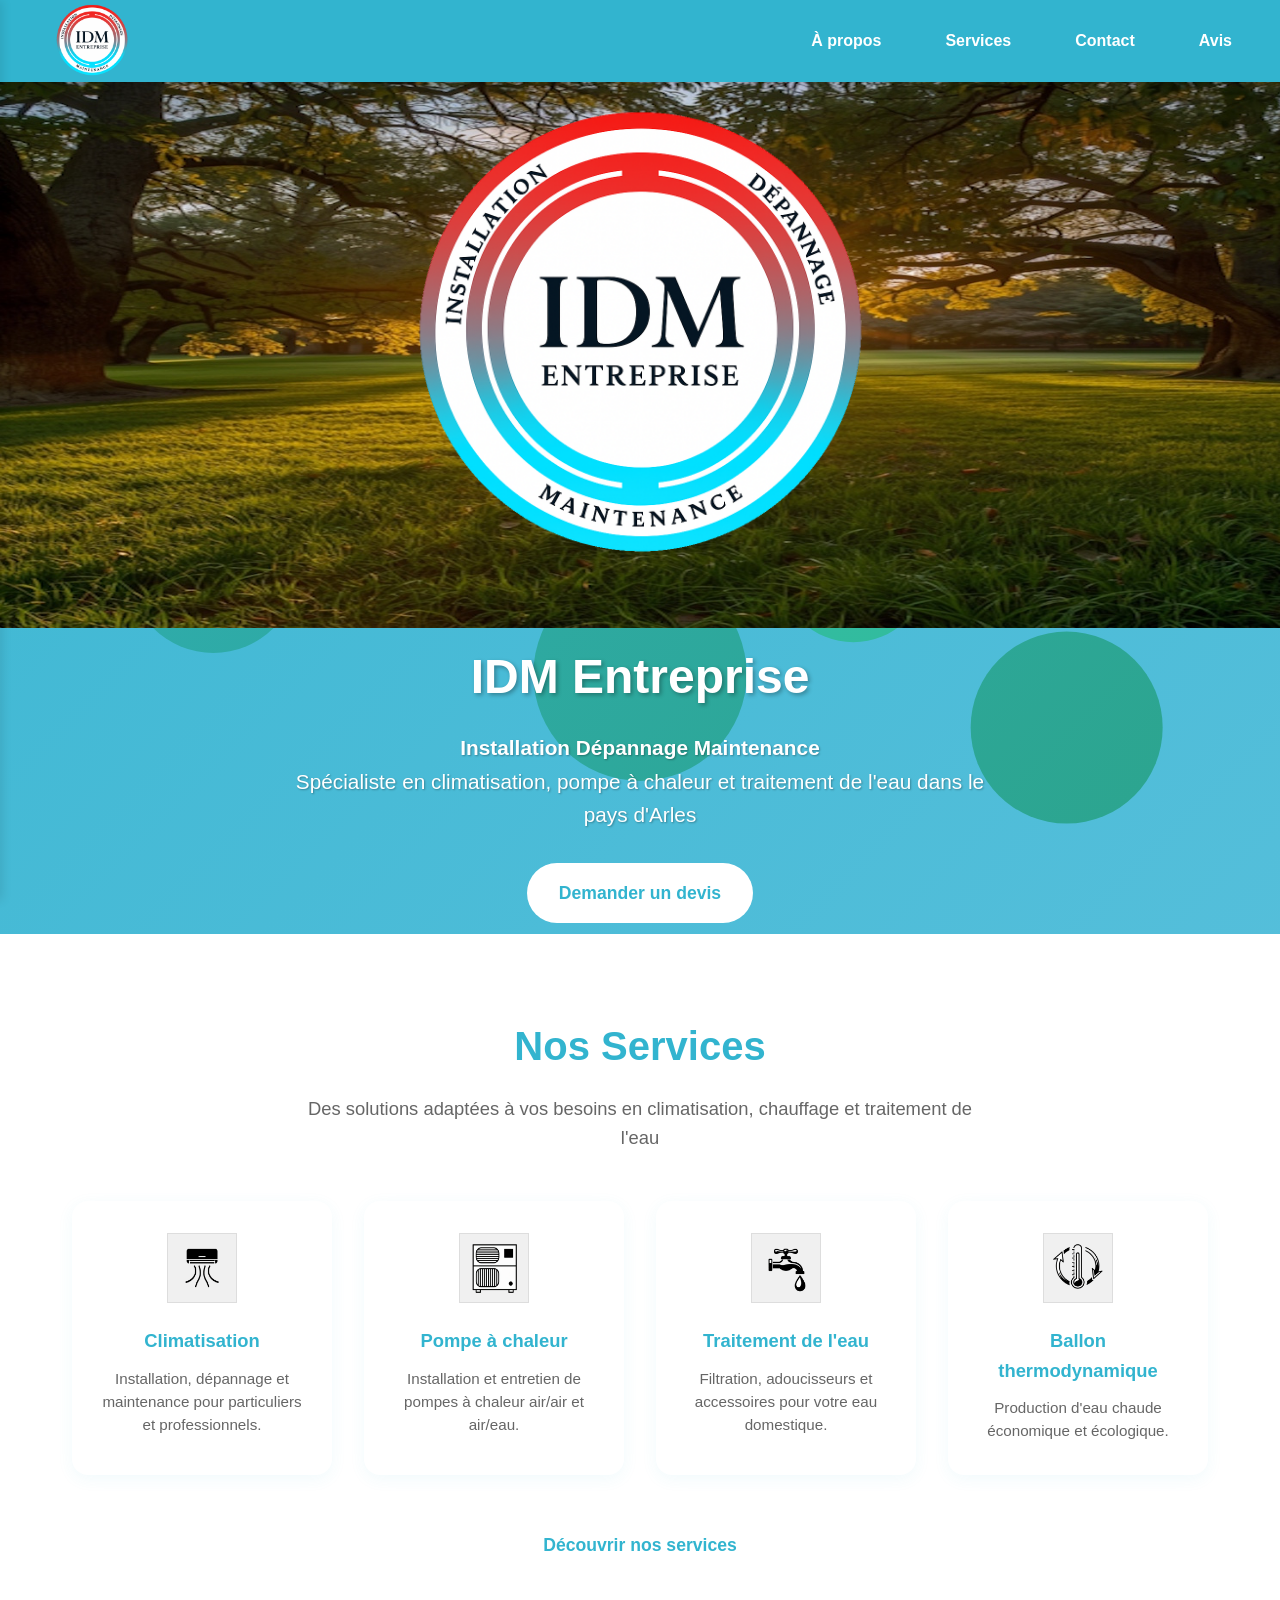
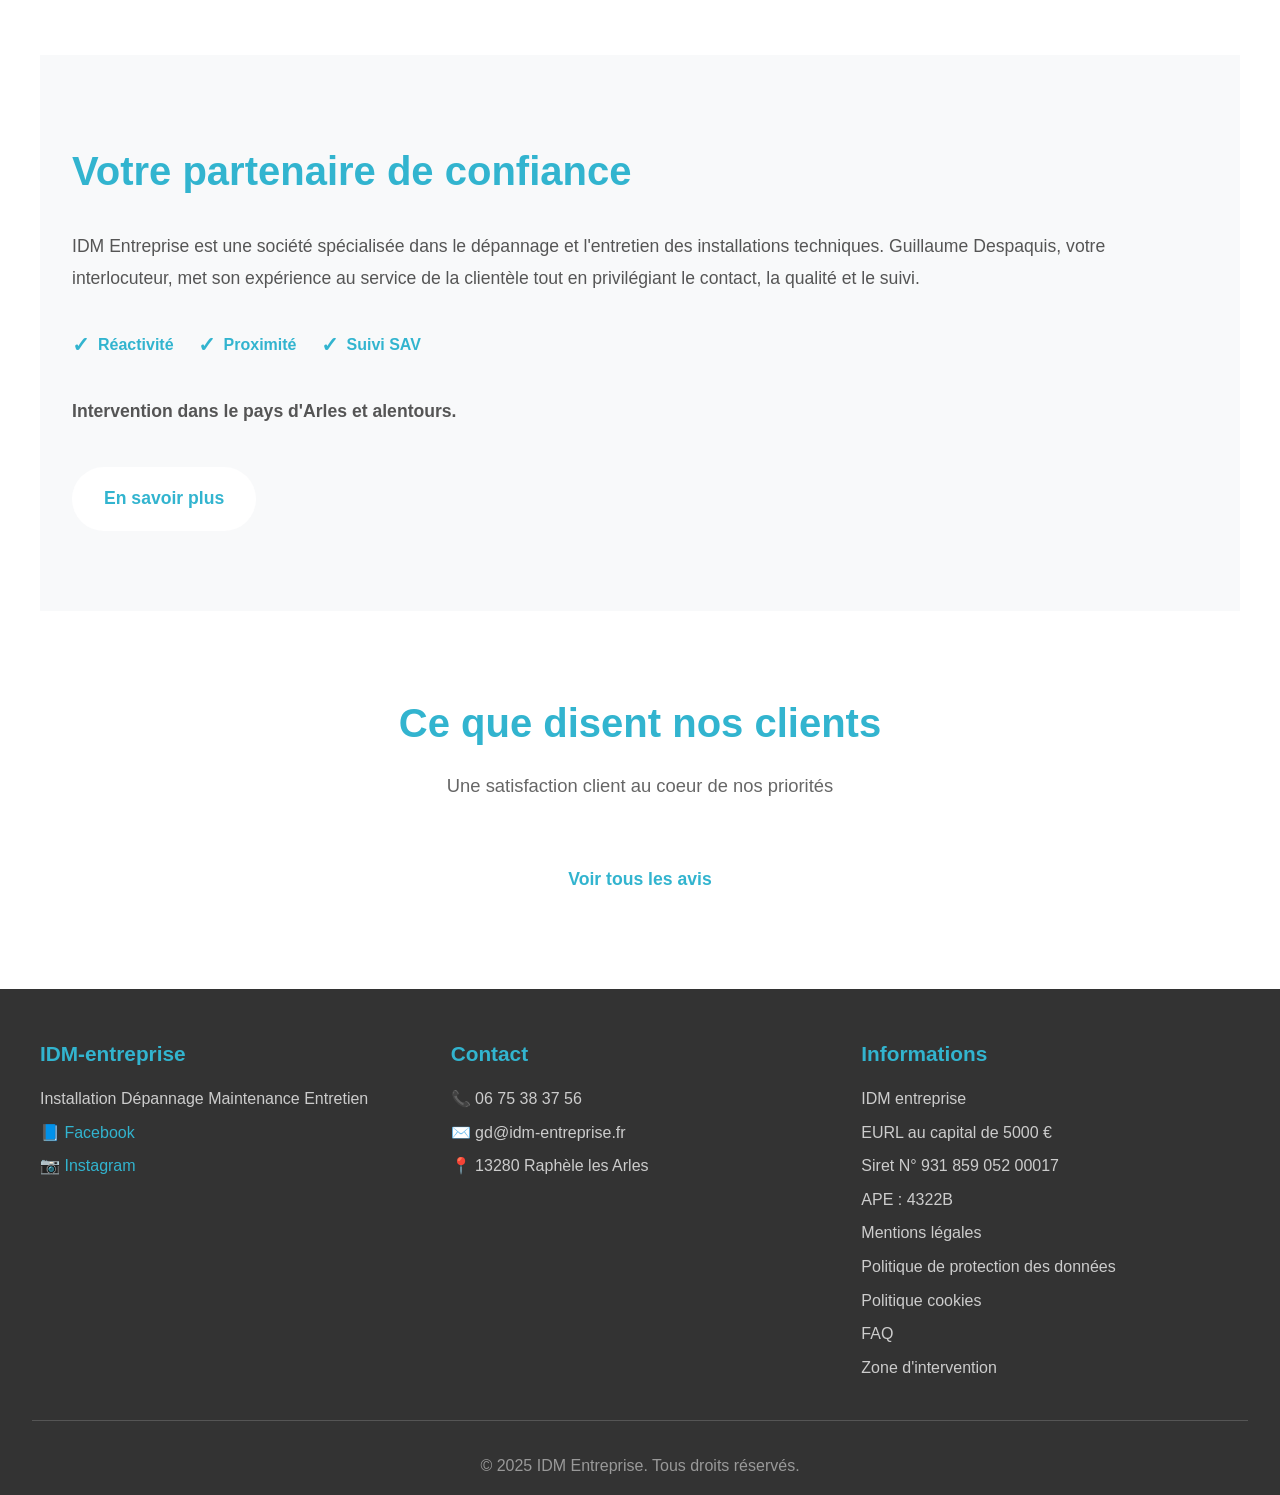
<file: index.html>
<!DOCTYPE html>
<html lang="fr">
<head>
    <meta charset="UTF-8">
    <meta name="viewport" content="width=device-width, initial-scale=1.0">
    <title>IDM Entreprise - Dépannage Climatisation Arles | Pompe à Chaleur | Traitement de l'Eau</title>
    <meta name="description" content="IDM Entreprise - Spécialiste dépannage climatisation à Arles, Saint-Rémy-de-Provence, Tarascon. Installation pompe à chaleur, ballon thermodynamique, traitement de l'eau. Intervention rapide 06 75 38 37 56">
    <meta name="keywords" content="dépannage réparation entretien climatisation Arles, pompe à chaleur PAC Arles, traitement eau adoucisseur Arles, ballon thermodynamique chauffe-eau Arles, maintenance installation climatisation, Saint-Rémy-de-Provence, Tarascon, Nîmes, Salon-de-Provence, Fontvieille, Graveson, Barbentane, Châteaurenard, Avignon, Raphele-les-Arles, Fourques, Beaucaire, Bellegarde, Pont-de-Crau, Port-Saint-Louis-du-Rhône, Fos-sur-Mer, Istres, Miramas, technicien frigoriste, dépanneur climatisation, installateur pompe chaleur, spécialiste CVC, artisan RGE QualiPAC Arles">

    <!-- Favicon -->
    <link rel="icon" type="image/x-icon" href="favicon.ico">
    <link rel="apple-touch-icon" sizes="180x180" href="logo-idm-entreprise-optimized.png">
    <link rel="icon" type="image/png" sizes="32x32" href="logo-idm-entreprise-optimized.png">
    <link rel="icon" type="image/png" sizes="16x16" href="logo-idm-entreprise-optimized.png">

    <!-- SEO et Open Graph -->
    <meta property="og:title" content="IDM Entreprise - Dépannage Climatisation Arles | Pompe à Chaleur">
    <meta property="og:description" content="Spécialiste dépannage climatisation à Arles, Saint-Rémy-de-Provence, Tarascon. Installation pompe à chaleur, ballon thermodynamique, traitement de l'eau. Intervention rapide 06 75 38 37 56">
    <meta property="og:image" content="logo-idm-entreprise-optimized.png">
    <meta property="og:url" content="https://idm-entreprise.fr">
    <meta property="og:type" content="business.business">
    <meta property="og:locale" content="fr_FR">

    <!-- Twitter Card -->
    <meta name="twitter:card" content="summary_large_image">
    <meta name="twitter:title" content="IDM Entreprise - Dépannage Climatisation Arles">
    <meta name="twitter:description" content="Spécialiste climatisation, pompe à chaleur et traitement de l'eau dans le pays d'Arles">
    <meta name="twitter:image" content="logo-idm-entreprise-optimized.png">

    <!-- Autres meta tags -->
    <meta name="author" content="IDM Entreprise">
    <meta name="robots" content="index, follow">
    <meta name="geo.region" content="FR-13">
    <meta name="geo.placename" content="Arles">
    <meta name="geo.position" content="43.6833;4.6333">
    <meta name="ICBM" content="43.6833, 4.6333">
    <link rel="canonical" href="https://idm-entreprise.fr">

    <!-- Performance optimizations -->
    <meta http-equiv="X-UA-Compatible" content="IE=edge">
    <link rel="preload" href="logo-idm-entreprise-optimized.png" as="image">
    <link rel="dns-prefetch" href="//static.elfsight.com">
    <link rel="dns-prefetch" href="//formspree.io">

    <!-- PWA Manifest -->
    <link rel="manifest" href="manifest.json">
    <meta name="theme-color" content="#32b4cf">
    <meta name="mobile-web-app-capable" content="yes">
    <meta name="apple-mobile-web-app-capable" content="yes">
    <meta name="apple-mobile-web-app-status-bar-style" content="default">
    <meta name="apple-mobile-web-app-title" content="IDM Entreprise">
    <meta name="msapplication-TileColor" content="#32b4cf">
    <meta name="msapplication-config" content="browserconfig.xml">

    <!-- Sitemap -->
    <link rel="sitemap" type="application/xml" title="Sitemap" href="sitemap.xml">

    <!-- Sécurité basique -->
    <meta http-equiv="X-Content-Type-Options" content="nosniff">
    <meta http-equiv="Referrer-Policy" content="strict-origin-when-cross-origin">

    <!-- Preconnect pour performance -->
    <link rel="preconnect" href="https://static.elfsight.com">
    <link rel="preconnect" href="https://formspree.io">

    <!-- CSS -->
    <link rel="stylesheet" href="css/style.css">

    <!-- Données structurées JSON-LD -->
    <script type="application/ld+json">
    {
      "@context": "https://schema.org",
      "@type": "LocalBusiness",
      "@id": "https://idm-entreprise.fr/#business",
      "name": "IDM Entreprise",
      "alternateName": "Installation Dépannage Maintenance",
      "description": "Spécialiste en climatisation, pompe à chaleur et traitement de l'eau dans le pays d'Arles",
      "url": "https://idm-entreprise.fr",
      "telephone": ["+33675383756", "06 75 38 37 56"],
      "email": "gd@idm-entreprise.fr",
      "address": {
        "@type": "PostalAddress",
        "streetAddress": "13280 Raphèle les Arles",
        "addressLocality": "Raphèle-lès-Arles",
        "addressRegion": "Provence-Alpes-Côte d'Azur",
        "postalCode": "13280",
        "addressCountry": "FR"
      },
      "geo": {
        "@type": "GeoCoordinates",
        "latitude": "43.6833",
        "longitude": "4.6333"
      },
      "areaServed": [
        { "@type": "City", "name": "Arles" },
        { "@type": "City", "name": "Saint-Rémy-de-Provence" },
        { "@type": "City", "name": "Tarascon" },
        { "@type": "City", "name": "Salon-de-Provence" }
      ],
      "serviceType": [
        "Climatisation",
        "Pompe à chaleur",
        "Ballon thermodynamique",
        "Traitement de l'eau"
      ],
      "priceRange": "€€",
      "openingHours": "Mo-Fr 08:00-18:00",
      "image": "https://idm-entreprise.fr/logo-idm-entreprise-optimized.png",
      "logo": "https://idm-entreprise.fr/logo-idm-entreprise-optimized.png",
      "founder": {
        "@type": "Person",
        "name": "Guillaume Despaquis"
      },
      "sameAs": [
        "https://www.facebook.com/people/IDM-entreprise/61566263677017/"
      ],
      "hasCredential": {
        "@type": "EducationalOccupationalCredential",
        "credentialCategory": "Certification Socotec",
        "about": "Attestation de capacité catégorie I : réglementation F-gaz"
      },
      "aggregateRating": {
        "@type": "AggregateRating",
        "ratingValue": "5.0",
        "reviewCount": "47",
        "bestRating": "5",
        "worstRating": "1"
      },
      "review": [
        {
          "@type": "Review",
          "reviewRating": {
            "@type": "Rating",
            "ratingValue": "5"
          },
          "author": {
            "@type": "Person",
            "name": "Client satisfait"
          },
          "reviewBody": "Service excellent, intervention rapide et efficace. Je recommande vivement IDM Entreprise pour tout dépannage climatisation."
        }
      ]
    }
    </script>

    <!-- Schema.org pour FAQ -->
    <script type="application/ld+json">
    {
      "@context": "https://schema.org",
      "@type": "FAQPage",
      "mainEntity": [
        {
          "@type": "Question",
          "name": "Pourquoi ma climatisation ne refroidit plus ?",
          "acceptedAnswer": {
            "@type": "Answer",
            "text": "Plusieurs causes possibles : filtre encrassé, manque de gaz réfrigérant, panne compresseur. Contactez IDM Entreprise pour un diagnostic gratuit au 06 75 38 37 56."
          }
        },
        {
          "@type": "Question",
          "name": "Combien coûte un dépannage climatisation à Arles ?",
          "acceptedAnswer": {
            "@type": "Answer",
            "text": "Le coût dépend de la panne. Déplacement gratuit pour diagnostic. Tarifs transparents communiqués avant intervention. Devis gratuit."
          }
        },
        {
          "@type": "Question",
          "name": "Intervenez-vous en urgence ?",
          "acceptedAnswer": {
            "@type": "Answer",
            "text": "Oui, IDM Entreprise intervient 24h/24 7j/7 pour les urgences climatisation, pompe à chaleur et ballon thermodynamique sur Arles et région."
          }
        }
      ]
    }
    </script>
</head>
<body>
<!-- Hidden SEO Content Optimisé -->
<div class="seo-hidden">
    <!-- Mots-clés principaux -->
    <h1>Dépannage climatisation Arles - IDM Entreprise - Intervention rapide 24h/24</h1>
    <h2>Installation pompe à chaleur Arles - Devis gratuit - Artisan certifié</h2>
    <h2>Ballon thermodynamique Arles - Installation et maintenance - Prix compétitif</h2>
    <h2>Traitement eau Arles - Adoucisseur - Filtration - Qualité garantie</h2>

    <!-- Longue traîne géographique -->
    <h3>Zones d'intervention climatisation Bouches-du-Rhône</h3>
    <p>Dépannage réparation entretien climatisation pompe chaleur Arles, Saint-Rémy-de-Provence, Tarascon, Salon-de-Provence, Nîmes, Raphèle-les-Arles, Barbentane, Boulbon, Cabannes, Maillane, Graveson, Rognonas, Châteaurenard, Noves, Eyragues, Fontvieille, Mollégès, Pont-de-Crau, Mouriès, Maussane-les-Alpilles, Aureille, Orgon, Plan-d'Orgon, Verquières, Mallemort, Sénas, Lamanon, Eyguières, Cavaillon, L'Isle-sur-la-Sorgue, Avignon, Villeneuve-lès-Avignon, Les Angles, Roquemaure, Saze, Aramon, Fourques, Beaucaire, Bellegarde, Saint-Gilles, Vauvert, Aimargues, Aigues-Mortes, Saint-Laurent-d'Aigouze, La Grande-Motte, Le Grau-du-Roi, Les Saintes-Maries-de-la-Mer, Salin-de-Giraud, Port-Saint-Louis-du-Rhône, Fos-sur-Mer, Istres, Miramas, Saint-Chamas, Berre-l'Étang, Vitrolles, Marignane, Martigues, Marseille Nord</p>

    <!-- Services détaillés -->
    <h3>Services climatisation professionnels</h3>
    <p>Dépannage réparation climatisation en panne urgence, maintenance préventive climatiseur, entretien annuel obligatoire climatisation, contrat entretien climatisation, nettoyage filtre désinfection climatisation, recharge gaz réfrigérant climatiseur R32 R410A, diagnostic panne climatisation, remplacement compresseur ventilateur climatisation, installation multi-split mono-split, climatisation réversible chaud-froid, climatisation gainable murale console cassette, climatisation mobile portable, fuite gaz climatisation, climatisation qui ne refroidit plus, climatisation bruyante, télécommande climatisation, détartrage nettoyage échangeur climatisation</p>

    <h3>Pompe à chaleur expertise</h3>
    <p>Installation dépannage réparation pompe chaleur PAC air-air air-eau, pompe chaleur géothermique aquathermique, pompe chaleur piscine spa, entretien maintenance obligatoire pompe chaleur, contrat entretien PAC, dépannage urgence pompe chaleur en panne, pompe chaleur hiver, installation pompe chaleur maison appartement, PAC haute température basse température, pompe chaleur économique inverter COP SCOP, pac hybride gaz, pompe chaleur thermodynamique, crédit impôt transition énergétique, aide anah prime rénovation énergétique, pompe chaleur qui ne démarre pas, pompe chaleur bruyante, compresseur détendeur évaporateur pompe chaleur, sonde extérieure dégivrage pompe chaleur</p>

    <h3>Ballon thermodynamique spécialiste</h3>
    <p>Installation dépannage réparation ballon thermodynamique chauffe-eau thermodynamique, ballon eau chaude écologique économe, installation remplacement ballon thermodynamique 150L 200L 250L 300L, dépannage urgence ballon thermodynamique en panne plus eau chaude, entretien maintenance obligatoire chauffe-eau thermodynamique, ballon thermodynamique air extérieur ambiant extrait, CET cumulus thermodynamique split intégré, pompe chaleur eau chaude sanitaire, résistance électrique anode thermostat ballon, fuite ballon thermodynamique, ballon qui ne chauffe plus eau tiède, bruit compresseur ballon thermodynamique, détartrage ballon, économie énergie eau chaude, crédit impôt ballon thermodynamique</p>

    <h3>Traitement eau domestique</h3>
    <p>Installation dépannage réparation adoucisseur eau calcaire, système filtration eau potable, osmoseur domestique inverse, station traitement eau, anti-tartre magnétique électronique, analyse qualité eau TH pH, maintenance entretien adoucisseur, régénération sel adoucisseur, cartouche filtre eau sédiment charbon actif, préfiltre filtre eau robinet cuisine douche, eau pure adoucie osmosée, eau calcaire dure, dureté tartre canalisation, détartrage nettoyage circuit eau, surpresseur pompe eau, traitement eau piscine, désinfection chlore ozone UV eau, bactérie nitrate fer eau, got odeur couleur trouble eau</p>

    <!-- Urgences et disponibilité -->
    <h3>Dépannage urgence climatisation</h3>
    <p>SOS climatisation pompe chaleur ballon thermodynamique en panne Arles, intervention urgence dépannage 24h/24 7j/7, dépannage weekend dimanche jour férié, urgence climatisation été canicule, urgence chauffage hiver pompe chaleur, plus de chauffage climatisation, réparation immédiate express climatiseur PAC, technicien frigoriste climatisation disponible, artisan dépanneur proximité, SOS climatisation Arles Saint-Rémy Tarascon, déplacement rapide diagnostic gratuit, intervention dans l'heure, service dépannage urgence, hotline assistance technique, conseil gratuit, dépannage fêtes vacances</p>

    <!-- Certifications et qualités -->
    <h3>Entreprise certifiée et qualifiée</h3>
    <p>Artisan RGE, certification QualiPAC, installateur agréé, garantie décennale, assurance responsabilité civile, entreprise locale Arles, EURL IDM Entreprise, SIRET 931859052, devis gratuit sans engagement</p>

    <!-- Prix et tarifs -->
    <h3>Tarifs et prestations</h3>
    <p>Prix installation climatisation Arles, tarif pompe chaleur, cout ballon thermodynamique, devis traitement eau, prix entretien climatiseur, tarif dépannage clim, financement climatisation, aide état pompe chaleur</p>

    <!-- Marques et équipements -->
    <h3>Marques partenaires</h3>
    <p>Dépannage réparation entretien toutes marques : Daikin climatisation, Mitsubishi Electric clim, Atlantic climatiseur, Panasonic Fujitsu Toshiba LG Samsung climatisation, Carrier Lennox York Trane clim, Hitachi De Dietrich Saunier Duval Viessmann pompe chaleur, Bosch Vaillant Frisquet Chappée PAC, Thermor Atlantic Ariston Chaffoteaux ballon thermodynamique, Elm Leblanc Ferroli Ideal Standard pompe chaleur, Junkers Buderus Wolf Weishaupt Ochsner PAC, Zodiac Hayward Pentair pompe chaleur piscine, Ciat Climaveneta Aermec climatisation industrielle</p>

    <!-- Saisonnalité -->
    <h3>Services toutes saisons</h3>
    <p>Climatisation été Provence, chauffage hiver pompe chaleur, préparation saison climatisation, entretien avant été, maintenance hivernale PAC, contrat entretien annuel</p>

    <!-- FAQ cachée -->
    <h3>Questions fréquentes climatisation Arles</h3>
    <p>Pourquoi ma climatisation ne refroidit plus ne marche pas ? Comment réparer climatisation en panne ? Climatisation qui souffle chaud fuit eau ? Climatiseur qui ne démarre pas ? Comment entretenir nettoyer sa pompe à chaleur climatisation ? Pompe chaleur qui ne chauffe plus hiver ? PAC en défaut erreur ? Quel ballon thermodynamique choisir 200L 300L ? Combien coûte installation climatisation pompe chaleur ? Prix entretien climatisation obligatoire ? Quelle aide prime MaPrimeRenov pompe à chaleur ? Comment traiter eau calcaire dure ? Climatiseur pompe chaleur qui fait du bruit vibration ? Consommation électrique pompe à chaleur ? Durée vie garantie climatisation ? Changement filtre recharge gaz climatisation ? Désinfection climatisation obligatoire ? Climatisation qui sent mauvais ? Mode chauffage climatisation hiver ? Installation climatisation appartement maison ?</p>

    <!-- Contact et coordonnées -->
    <h3>Contact dépannage climatisation Arles</h3>
    <p>Téléphone urgence 06 75 38 37 56, email gd@idm-entreprise.fr, Guillaume Despaquis technicien, intervention Bouches-du-Rhône, déplacement gratuit devis, disponible 7j/7</p>

    <!-- Expressions locales -->
    <p>Climatisation Camargue Saintes-Maries, pompe chaleur Alpilles Saint-Rémy Eygalières, traitement eau Provence PACA, ballon thermodynamique Crau Salon, dépannage climatisation pays Arles Tarascon, installateur climatisation pompe chaleur Bouches-du-Rhône 13, technicien frigoriste Gard 30, spécialiste climatisation Vaucluse 84, maintenance climatisation Rhône delta, réparation PAC Alpilles Luberon, entretien climatisation Camargue, SAV climatisation Provence, artisan RGE QualiPAC Arles, entreprise familiale locale proximité client</p>

    <!-- Avantages concurrentiels -->
    <p>Entreprise familiale, proximité client, tarif transparent, intervention rapide, suivi personnalisé, conseil gratuit, expertise technique, service après-vente, relation humaine, flexibilité, adaptation besoins</p>

    <!-- Contenu SEO ultra-ciblé recherches Google -->
    <h3>Recherches fréquentes climatisation dépannage Arles</h3>
    <p>climatisation Arles dépannage, réparation climatisation Arles, entretien climatisation Arles, maintenance climatisation Arles, installation climatisation Arles, climatiseur en panne Arles, climatisation qui ne marche plus Arles, climatisation qui ne refroidit plus Arles, climatisation qui souffle chaud Arles, climatisation qui fuit Arles, climatisation bruyante Arles, réparateur climatisation Arles, dépanneur climatisation Arles, technicien climatisation Arles, spécialiste climatisation Arles, installateur climatisation Arles, entreprise climatisation Arles, artisan climatisation Arles, société climatisation Arles, professionnel climatisation Arles</p>

    <h3>Pompe à chaleur recherches Google Arles</h3>
    <p>pompe chaleur Arles dépannage, réparation pompe chaleur Arles, entretien pompe chaleur Arles, installation pompe chaleur Arles, PAC en panne Arles, pompe chaleur qui ne chauffe plus Arles, pompe chaleur qui ne marche plus Arles, pompe chaleur bruyante Arles, pompe chaleur en défaut Arles, pompe chaleur qui givre Arles, réparateur pompe chaleur Arles, dépanneur PAC Arles, technicien pompe chaleur Arles, installateur pompe chaleur Arles, spécialiste PAC Arles, entreprise pompe chaleur Arles, artisan pompe chaleur Arles, société PAC Arles, professionnel pompe chaleur Arles, pompe chaleur air air Arles, pompe chaleur air eau Arles</p>

    <h3>Ballon thermodynamique recherches Arles</h3>
    <p>ballon thermodynamique Arles dépannage, réparation ballon thermodynamique Arles, installation ballon thermodynamique Arles, chauffe eau thermodynamique Arles, ballon thermodynamique en panne Arles, plus eau chaude ballon thermodynamique Arles, ballon thermodynamique qui ne chauffe plus Arles, ballon thermodynamique bruyant Arles, entretien ballon thermodynamique Arles, réparateur ballon thermodynamique Arles, dépanneur chauffe eau thermodynamique Arles, installateur ballon thermodynamique Arles, spécialiste CET Arles, entreprise ballon thermodynamique Arles, artisan chauffe eau thermodynamique Arles</p>

    <h3>Traitement eau adoucisseur recherches Arles</h3>
    <p>adoucisseur eau Arles installation, traitement eau Arles, eau calcaire Arles, adoucisseur eau en panne Arles, réparation adoucisseur Arles, entretien adoucisseur Arles, dépannage adoucisseur Arles, installateur adoucisseur Arles, spécialiste traitement eau Arles, entreprise adoucisseur Arles, artisan traitement eau Arles, filtration eau Arles, osmoseur Arles, anti tartre Arles, analyse eau Arles, duretée eau Arles, problème calcaire Arles, solution eau dure Arles, maintenance adoucisseur Arles, sel adoucisseur Arles</p>

    <!-- Recherches par problèmes spécifiques -->
    <h3>Pannes climatisation courantes recherchées</h3>
    <p>ma climatisation ne refroidit plus, ma climatisation souffle chaud, ma climatisation ne s'allume plus, ma climatisation fait du bruit, ma climatisation fuit de l'eau, ma climatisation sent mauvais, ma climatisation givre, ma climatisation se met en sécurité, ma climatisation clignote, ma climatisation ne répond plus télécommande, ma climatisation consomme trop, ma climatisation disjoncte, ma climatisation ne démarre pas, ma climatisation s'arrête toute seule, ma climatisation ne chauffe plus hiver, panne climatisation canicule, SOS climatisation urgence, réparateur climatisation près de moi</p>

    <!-- Long tail très spécifique géographique -->
    <h3>Quartiers et zones Arles climatisation</h3>
    <p>climatisation Trinquetaille Arles, climatisation Fourchon Arles, climatisation Barriol Arles, climatisation Monplaisir Arles, climatisation Trébon Arles, climatisation centre ville Arles, climatisation vieille ville Arles, climatisation Alyscamps Arles, climatisation gare SNCF Arles, climatisation amphithéâtre Arles, climatisation boulevard des Lices Arles, climatisation avenue Victor Hugo Arles, climatisation quartier Roquette Arles, climatisation lotissement Arles, climatisation villa Arles, climatisation mas Arles, climatisation bastide Arles, climatisation résidence Arles, climatisation pavillon Arles</p>
</div>

    <!-- Navigation -->
    <nav class="navbar">
        <div class="logo" role="button" tabindex="0" aria-label="Retour à l'accueil">
            <a href="index.html">
                <img src="logo-idm-entreprise-optimized.png" alt="Logo IDM Entreprise - Retour à l'accueil" class="logo-navbar" loading="eager">
            </a>
        </div>
        <ul class="nav-links" role="navigation" aria-label="Menu principal">
            <li><a href="about.html" aria-label="À propos">À propos</a></li>
            <li><a href="services.html" aria-label="Services">Services</a></li>
            <li><a href="contact.html" aria-label="Contact">Contact</a></li>
            <li><a href="avis.html" aria-label="Avis clients">Avis</a></li>
        </ul>
        <button class="burger" onclick="toggleSidebar()" aria-label="Ouvrir le menu mobile" aria-expanded="false">
            <span aria-hidden="true"></span>
            <span aria-hidden="true"></span>
            <span aria-hidden="true"></span>
        </button>
    </nav>

    <!-- Sidebar -->
    <div class="sidebar" id="sidebar">
        <div class="sidebar-header">
            <div class="sidebar-logo">
                <a href="index.html" onclick="closeSidebar();">
                    <img src="logo-idm-entreprise-optimized.png" alt="Logo IDM Entreprise" class="logo-navbar">
                </a>
            </div>
        </div>
        <div class="sidebar-links">
            <a href="about.html" onclick="closeSidebar();">À propos</a>
            <a href="services.html" onclick="closeSidebar();">Services</a>
            <a href="contact.html" onclick="closeSidebar();">Contact</a>
            <a href="avis.html" onclick="closeSidebar();">Avis</a>
        </div>
    </div>
    <div class="overlay" id="overlay" onclick="closeSidebar()"></div>

    <!-- Logo banner Section-->
    <section class="logo-banner">
        <img src="logo-idm-entreprise-optimized.png" alt="Logo IDM Entreprise - Installation Dépannage Maintenance climatisation Arles" class="logo-banner-img" loading="eager">
    </section>

    <!-- Hero Section -->
    <section class="hero" id="hero">
        <div class="hero-content">
            <h1>IDM Entreprise</h1>
            <p><strong>Installation Dépannage Maintenance</strong><br>Spécialiste en climatisation, pompe à chaleur et traitement de l'eau dans le pays d'Arles</p>
            <a href="contact.html" class="cta-button" aria-label="Demander un devis gratuit - Aller au formulaire de contact">Demander un devis</a>
        </div>
    </section>

    <!-- Aperçu des services -->
    <section class="home-section">
        <h2>Nos Services</h2>
        <p class="section-subtitle">Des solutions adaptées à vos besoins en climatisation, chauffage et traitement de l'eau</p>
        <div class="home-services-grid">
            <div class="home-service-card">
                <img src="Logo climatisation.png" alt="Climatisation" loading="lazy">
                <h3>Climatisation</h3>
                <p>Installation, dépannage et maintenance pour particuliers et professionnels.</p>
            </div>
            <div class="home-service-card">
                <img src="Logo Pompe à chaleur.png" alt="Pompe à chaleur" loading="lazy">
                <h3>Pompe à chaleur</h3>
                <p>Installation et entretien de pompes à chaleur air/air et air/eau.</p>
            </div>
            <div class="home-service-card">
                <img src="Logo Traitement de l'eau.png" alt="Traitement de l'eau" loading="lazy">
                <h3>Traitement de l'eau</h3>
                <p>Filtration, adoucisseurs et accessoires pour votre eau domestique.</p>
            </div>
            <div class="home-service-card">
                <img src="Logo ballon thermodynamique.png" alt="Ballon thermodynamique" loading="lazy">
                <h3>Ballon thermodynamique</h3>
                <p>Production d'eau chaude économique et écologique.</p>
            </div>
        </div>
        <div class="section-cta">
            <a href="services.html" class="cta-button">Découvrir nos services</a>
        </div>
    </section>

    <!-- Présentation courte -->
    <section class="home-section home-about-bg">
        <div class="home-about-content">
            <div class="home-about-text">
                <h2>Votre partenaire de confiance</h2>
                <p>IDM Entreprise est une société spécialisée dans le dépannage et l'entretien des installations techniques. Guillaume Despaquis, votre interlocuteur, met son expérience au service de la clientèle tout en privilégiant le contact, la qualité et le suivi.</p>
                <div class="home-about-highlights">
                    <div class="home-highlight"><span>&#10003;</span> Réactivité</div>
                    <div class="home-highlight"><span>&#10003;</span> Proximité</div>
                    <div class="home-highlight"><span>&#10003;</span> Suivi SAV</div>
                </div>
                <p><strong>Intervention dans le pays d'Arles et alentours.</strong></p>
                <div class="section-cta" style="text-align: left;">
                    <a href="about.html" class="cta-button">En savoir plus</a>
                </div>
            </div>
        </div>
    </section>

    <!-- Avis clients en bref -->
    <section class="home-section">
        <h2>Ce que disent nos clients</h2>
        <p class="section-subtitle">Une satisfaction client au coeur de nos priorités</p>
        <script src="https://static.elfsight.com/platform/platform.js" async></script>
        <div class="elfsight-app-ad05f9ac-d469-448c-ac1e-26d7237f6972" data-elfsight-app-lazy></div>
        <div class="section-cta">
            <a href="avis.html" class="cta-button">Voir tous les avis</a>
        </div>
    </section>

    <!-- Footer -->
    <footer class="footer">
        <div class="footer-content">
            <div class="footer-column">
                <h3>IDM-entreprise</h3>
                <p>Installation Dépannage Maintenance Entretien</p>
                <a href="https://www.facebook.com/people/IDM-entreprise/61566263677017/" target="_blank" style="color: #32b4cf;">📘 Facebook</a>
                <a href="https://www.instagram.com/idmentreprise" target="_blank" style="color: #32b4cf;">📷 Instagram</a>
            </div>
            <div class="footer-column">
                <h3>Contact</h3>
                <a href="tel:0675383756">📞 06 75 38 37 56</a>
                <a href="mailto:gd@idm-entreprise.fr">✉️ gd@idm-entreprise.fr</a>
                <p>📍 13280 Raphèle les Arles</p>
            </div>
            <div class="footer-column">
                <h3>Informations</h3>
                <p>IDM entreprise</p>
                <p>EURL au capital de 5000 €</p>
                <p>Siret N° 931 859 052 00017</p>
                <p>APE : 4322B</p>
                <a href="mentions-legales.html">Mentions légales</a>
                <a href="politique-confidentialite.html">Politique de protection des données</a>
                <a href="politique-cookies.html">Politique cookies</a>
                <a href="faq.html">FAQ</a>
                <a href="zone-intervention.html">Zone d'intervention</a>
            </div>
        </div>
        <div class="footer-bottom">
            <p>&copy; 2025 IDM Entreprise. Tous droits réservés.</p>
        </div>
    </footer>

    <script src="js/script.js"></script>
</body>
</html>
</file>
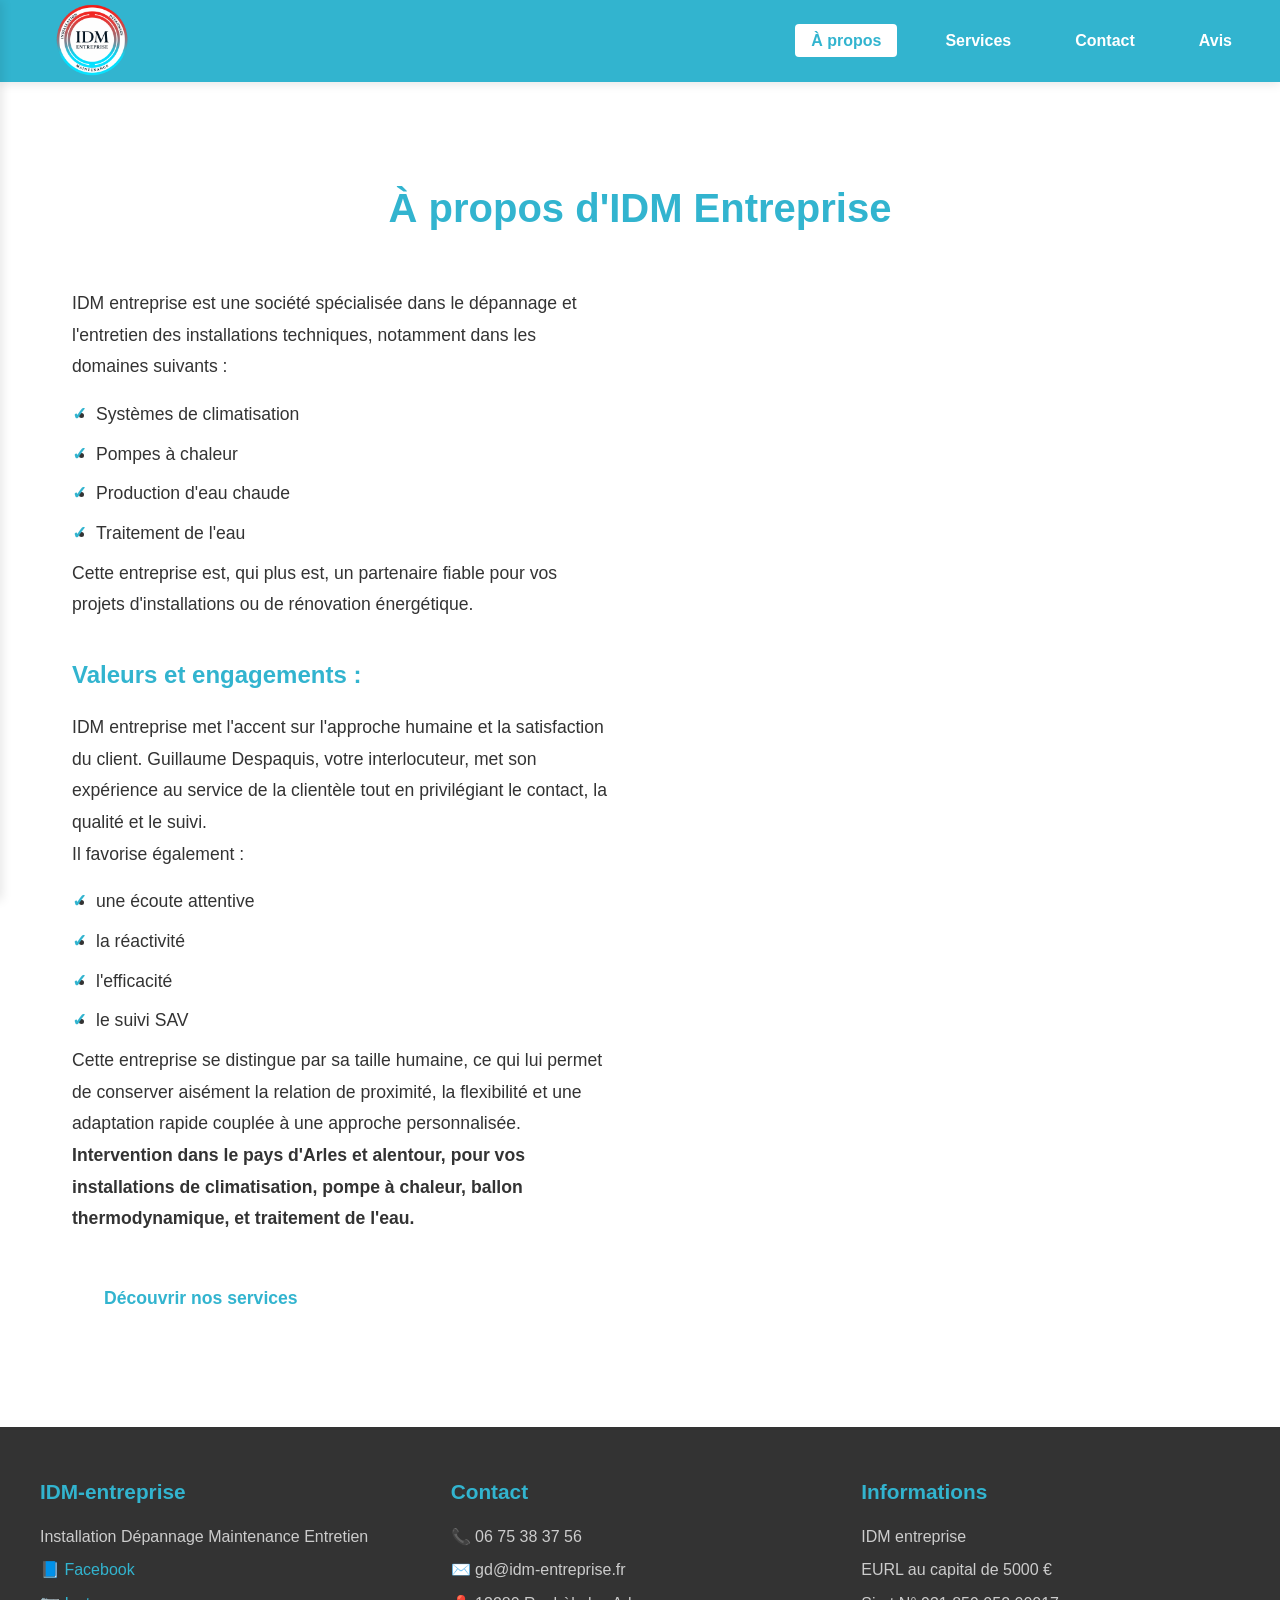
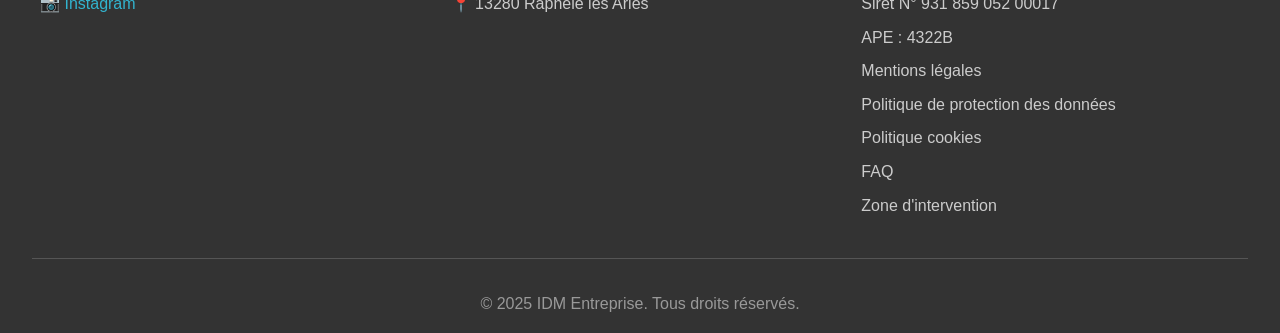
<file: about.html>
<!DOCTYPE html>
<html lang="fr">
<head>
    <meta charset="UTF-8">
    <meta name="viewport" content="width=device-width, initial-scale=1.0">
    <title>À propos - IDM Entreprise | Spécialiste Climatisation Arles</title>
    <meta name="description" content="Découvrez IDM Entreprise, spécialiste en dépannage climatisation, pompe à chaleur et traitement de l'eau à Arles. Guillaume Despaquis, votre interlocuteur de confiance.">
    <meta name="keywords" content="IDM Entreprise, à propos, climatisation Arles, pompe à chaleur, Guillaume Despaquis, traitement eau, entreprise locale Arles">

    <!-- Favicon -->
    <link rel="icon" type="image/x-icon" href="favicon.ico">
    <link rel="apple-touch-icon" sizes="180x180" href="logo-idm-entreprise-optimized.png">
    <link rel="icon" type="image/png" sizes="32x32" href="logo-idm-entreprise-optimized.png">
    <link rel="icon" type="image/png" sizes="16x16" href="logo-idm-entreprise-optimized.png">

    <!-- SEO et Open Graph -->
    <meta property="og:title" content="À propos - IDM Entreprise | Spécialiste Climatisation Arles">
    <meta property="og:description" content="Découvrez IDM Entreprise, spécialiste en dépannage climatisation, pompe à chaleur et traitement de l'eau à Arles.">
    <meta property="og:image" content="logo-idm-entreprise-optimized.png">
    <meta property="og:url" content="https://idm-entreprise.fr/about.html">
    <meta property="og:type" content="website">
    <meta property="og:locale" content="fr_FR">

    <!-- Twitter Card -->
    <meta name="twitter:card" content="summary_large_image">
    <meta name="twitter:title" content="À propos - IDM Entreprise">
    <meta name="twitter:description" content="Spécialiste climatisation, pompe à chaleur et traitement de l'eau dans le pays d'Arles">
    <meta name="twitter:image" content="logo-idm-entreprise-optimized.png">

    <!-- Autres meta tags -->
    <meta name="author" content="IDM Entreprise">
    <meta name="robots" content="index, follow">
    <meta name="geo.region" content="FR-13">
    <meta name="geo.placename" content="Arles">
    <meta name="geo.position" content="43.6833;4.6333">
    <meta name="ICBM" content="43.6833, 4.6333">
    <link rel="canonical" href="https://idm-entreprise.fr/about.html">

    <!-- Performance -->
    <meta http-equiv="X-UA-Compatible" content="IE=edge">
    <link rel="preload" href="logo-idm-entreprise-optimized.png" as="image">

    <!-- PWA Manifest -->
    <link rel="manifest" href="manifest.json">
    <meta name="theme-color" content="#32b4cf">
    <meta name="mobile-web-app-capable" content="yes">
    <meta name="apple-mobile-web-app-capable" content="yes">
    <meta name="apple-mobile-web-app-status-bar-style" content="default">
    <meta name="apple-mobile-web-app-title" content="IDM Entreprise">
    <meta name="msapplication-TileColor" content="#32b4cf">
    <meta name="msapplication-config" content="browserconfig.xml">

    <!-- Sitemap -->
    <link rel="sitemap" type="application/xml" title="Sitemap" href="sitemap.xml">

    <!-- Sécurité -->
    <meta http-equiv="X-Content-Type-Options" content="nosniff">
    <meta http-equiv="Referrer-Policy" content="strict-origin-when-cross-origin">

    <!-- CSS -->
    <link rel="stylesheet" href="css/style.css">

    <!-- Données structurées JSON-LD -->
    <script type="application/ld+json">
    {
      "@context": "https://schema.org",
      "@type": "AboutPage",
      "name": "À propos d'IDM Entreprise",
      "description": "Découvrez IDM Entreprise, spécialiste en dépannage climatisation, pompe à chaleur et traitement de l'eau à Arles.",
      "url": "https://idm-entreprise.fr/about.html",
      "isPartOf": {
        "@type": "WebSite",
        "name": "IDM Entreprise",
        "url": "https://idm-entreprise.fr"
      }
    }
    </script>
    <script type="application/ld+json">
    {
      "@context": "https://schema.org",
      "@type": "BreadcrumbList",
      "itemListElement": [
        { "@type": "ListItem", "position": 1, "name": "Accueil", "item": "https://idm-entreprise.fr/" },
        { "@type": "ListItem", "position": 2, "name": "À propos", "item": "https://idm-entreprise.fr/about.html" }
      ]
    }
    </script>
</head>
<body>
    <!-- Navigation -->
    <nav class="navbar">
        <div class="logo" role="button" tabindex="0" aria-label="Retour à l'accueil">
            <a href="index.html">
                <img src="logo-idm-entreprise-optimized.png" alt="Logo IDM Entreprise - Retour à l'accueil" class="logo-navbar" loading="eager">
            </a>
        </div>
        <ul class="nav-links" role="navigation" aria-label="Menu principal">
            <li><a href="about.html" aria-label="À propos">À propos</a></li>
            <li><a href="services.html" aria-label="Services">Services</a></li>
            <li><a href="contact.html" aria-label="Contact">Contact</a></li>
            <li><a href="avis.html" aria-label="Avis clients">Avis</a></li>
        </ul>
        <button class="burger" onclick="toggleSidebar()" aria-label="Ouvrir le menu mobile" aria-expanded="false">
            <span aria-hidden="true"></span>
            <span aria-hidden="true"></span>
            <span aria-hidden="true"></span>
        </button>
    </nav>

    <!-- Sidebar -->
    <div class="sidebar" id="sidebar">
        <div class="sidebar-header">
            <div class="sidebar-logo">
                <a href="index.html" onclick="closeSidebar();">
                    <img src="logo-idm-entreprise-optimized.png" alt="Logo IDM Entreprise" class="logo-navbar">
                </a>
            </div>
        </div>
        <div class="sidebar-links">
            <a href="about.html" onclick="closeSidebar();">À propos</a>
            <a href="services.html" onclick="closeSidebar();">Services</a>
            <a href="contact.html" onclick="closeSidebar();">Contact</a>
            <a href="avis.html" onclick="closeSidebar();">Avis</a>
        </div>
    </div>
    <div class="overlay" id="overlay" onclick="closeSidebar()"></div>

    <!-- About Section -->
    <div class="page-content">
        <section class="about" id="about">
            <h2>À propos d'IDM Entreprise</h2>
            <div class="about-content">
                <div class="about-text">
                    <p>IDM entreprise est une société spécialisée dans le dépannage et l'entretien des installations techniques, notamment dans les domaines suivants :</p>
                    <ul>
                        <li>Systèmes de climatisation</li>
                        <li>Pompes à chaleur</li>
                        <li>Production d'eau chaude</li>
                        <li>Traitement de l'eau</li>
                    </ul>
                    <p>Cette entreprise est, qui plus est, un partenaire fiable pour vos projets d'installations ou de rénovation énergétique.</p>

                    <h3>Valeurs et engagements :</h3>
                    <p>IDM entreprise met l'accent sur l'approche humaine et la satisfaction du client. Guillaume Despaquis, votre interlocuteur, met son expérience au service de la clientèle tout en privilégiant le contact, la qualité et le suivi.</p>

                    <p>Il favorise également :</p>
                    <ul>
                        <li>une écoute attentive</li>
                        <li>la réactivité</li>
                        <li>l'efficacité</li>
                        <li>le suivi SAV</li>
                    </ul>

                    <p>Cette entreprise se distingue par sa taille humaine, ce qui lui permet de conserver aisément la relation de proximité, la flexibilité et une adaptation rapide couplée à une approche personnalisée.</p>

                    <p><strong>Intervention dans le pays d'Arles et alentour, pour vos installations de climatisation, pompe à chaleur, ballon thermodynamique, et traitement de l'eau.</strong></p>

                    <p style="margin-top: 2rem;"><a href="services.html" class="cta-button">Découvrir nos services</a></p>
                </div>
            </div>
        </section>
    </div>

    <!-- Footer -->
    <footer class="footer">
        <div class="footer-content">
            <div class="footer-column">
                <h3>IDM-entreprise</h3>
                <p>Installation Dépannage Maintenance Entretien</p>
                <a href="https://www.facebook.com/people/IDM-entreprise/61566263677017/" target="_blank" style="color: #32b4cf;">📘 Facebook</a>
                <a href="https://www.instagram.com/idmentreprise" target="_blank" style="color: #32b4cf;">📷 Instagram</a>
            </div>
            <div class="footer-column">
                <h3>Contact</h3>
                <a href="tel:0675383756">📞 06 75 38 37 56</a>
                <a href="mailto:gd@idm-entreprise.fr">✉️ gd@idm-entreprise.fr</a>
                <p>📍 13280 Raphèle les Arles</p>
            </div>
            <div class="footer-column">
                <h3>Informations</h3>
                <p>IDM entreprise</p>
                <p>EURL au capital de 5000 €</p>
                <p>Siret N° 931 859 052 00017</p>
                <p>APE : 4322B</p>
                <a href="mentions-legales.html">Mentions légales</a>
                <a href="politique-confidentialite.html">Politique de protection des données</a>
                <a href="politique-cookies.html">Politique cookies</a>
                <a href="faq.html">FAQ</a>
                <a href="zone-intervention.html">Zone d'intervention</a>
            </div>
        </div>
        <div class="footer-bottom">
            <p>&copy; 2025 IDM Entreprise. Tous droits réservés.</p>
        </div>
    </footer>

    <script src="js/script.js"></script>
</body>
</html>
</file>
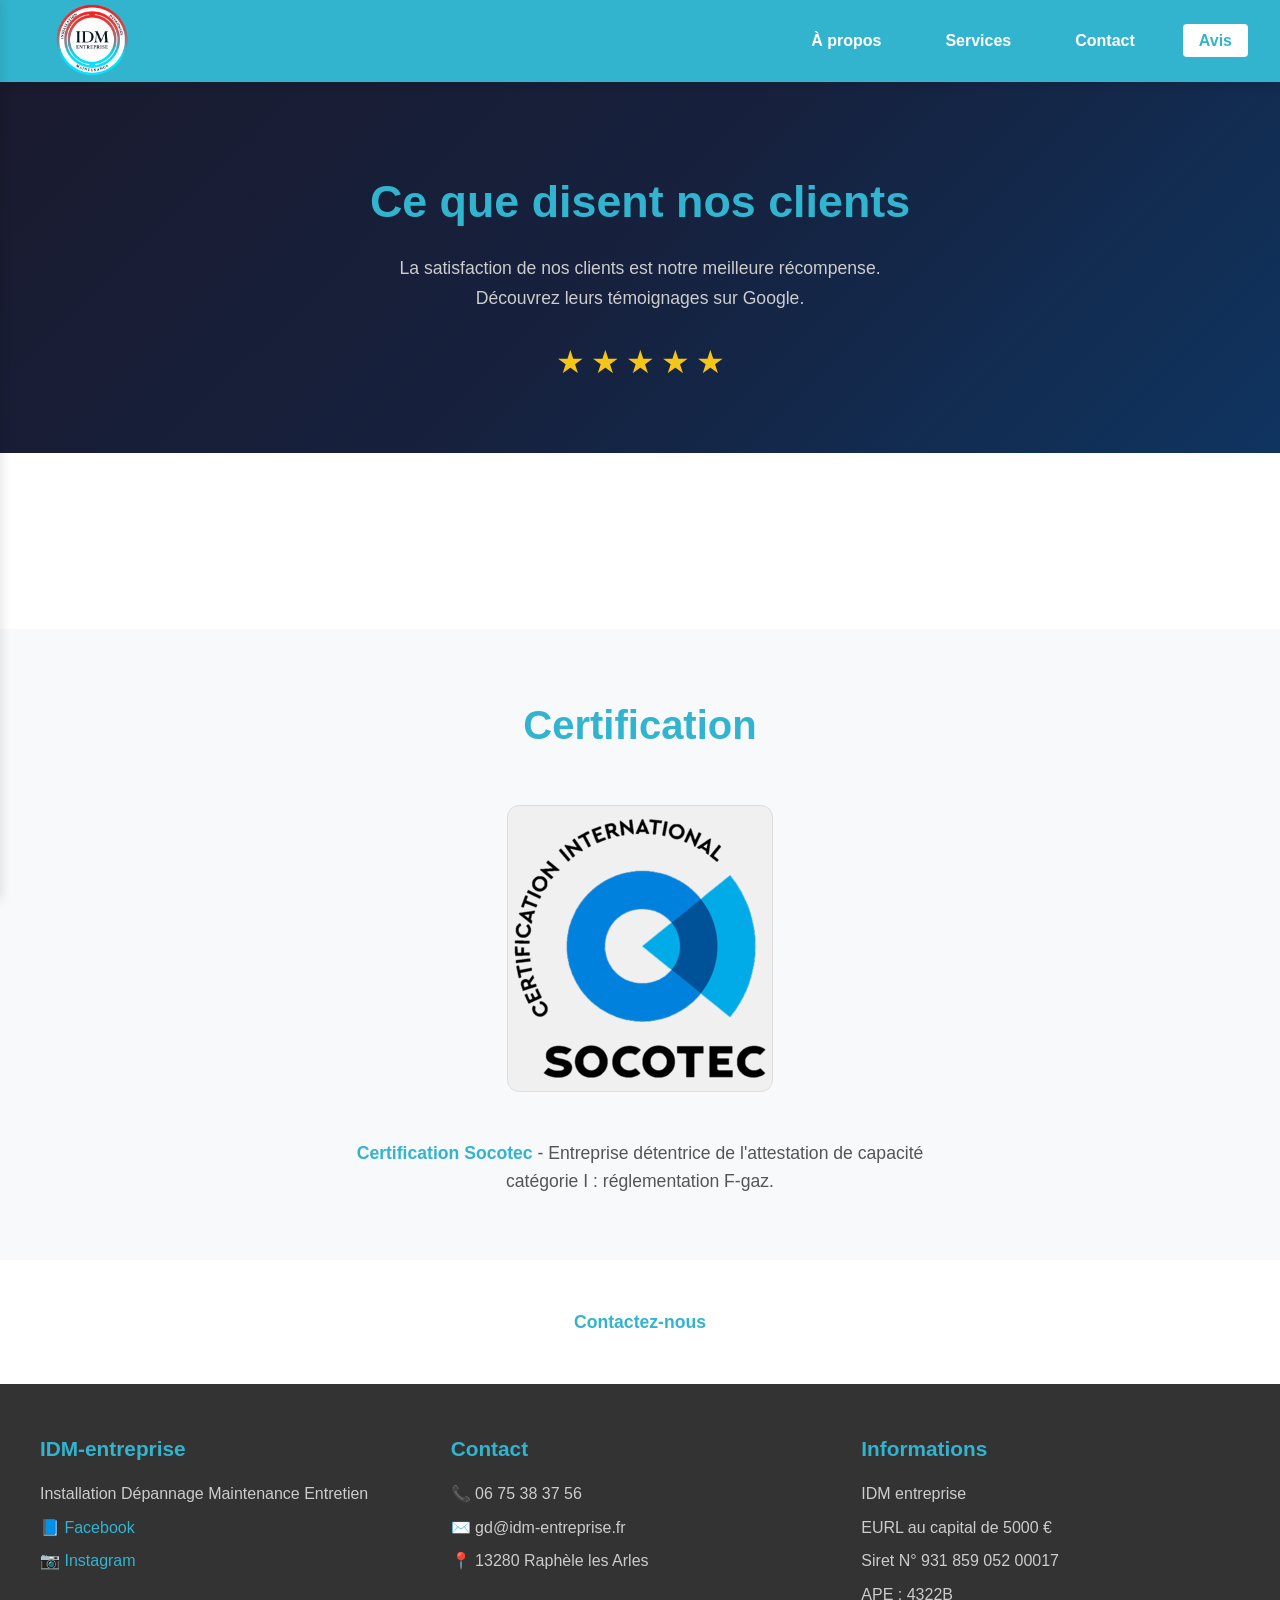
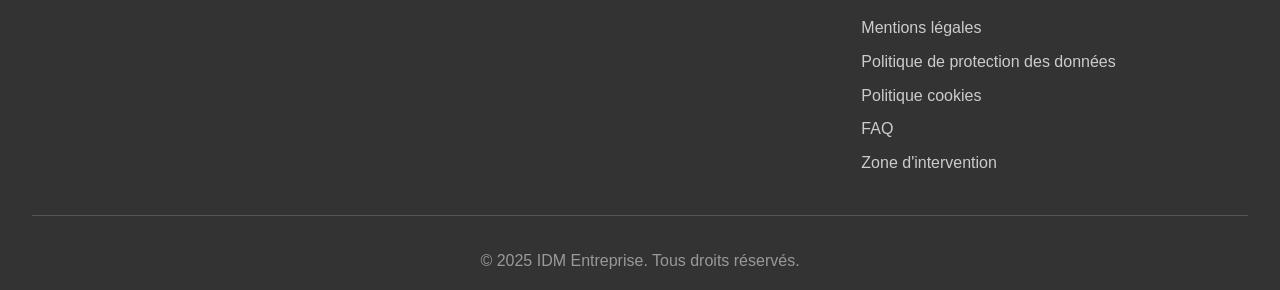
<file: avis.html>
<!DOCTYPE html>
<html lang="fr">
<head>
    <meta charset="UTF-8">
    <meta name="viewport" content="width=device-width, initial-scale=1.0">
    <title>Avis Clients - IDM Entreprise | Témoignages Climatisation Arles</title>
    <meta name="description" content="Découvrez les avis clients IDM Entreprise : note 5/5 sur Google. Certification Socotec catégorie I F-gaz. Témoignages dépannage climatisation Arles.">
    <meta name="keywords" content="avis IDM Entreprise, témoignages clients, note Google, certification Socotec, climatisation Arles, satisfaction client">

    <!-- Favicon -->
    <link rel="icon" type="image/x-icon" href="favicon.ico">
    <link rel="apple-touch-icon" sizes="180x180" href="logo-idm-entreprise-optimized.png">
    <link rel="icon" type="image/png" sizes="32x32" href="logo-idm-entreprise-optimized.png">
    <link rel="icon" type="image/png" sizes="16x16" href="logo-idm-entreprise-optimized.png">

    <!-- SEO et Open Graph -->
    <meta property="og:title" content="Avis Clients - IDM Entreprise | Témoignages Climatisation Arles">
    <meta property="og:description" content="Découvrez les avis clients IDM Entreprise : note 5/5 sur Google. Certification Socotec.">
    <meta property="og:image" content="logo-idm-entreprise-optimized.png">
    <meta property="og:url" content="https://idm-entreprise.fr/avis.html">
    <meta property="og:type" content="website">
    <meta property="og:locale" content="fr_FR">

    <!-- Twitter Card -->
    <meta name="twitter:card" content="summary_large_image">
    <meta name="twitter:title" content="Avis Clients - IDM Entreprise">
    <meta name="twitter:description" content="Avis clients 5/5 sur Google. Certification Socotec catégorie I F-gaz.">
    <meta name="twitter:image" content="logo-idm-entreprise-optimized.png">

    <!-- Autres meta tags -->
    <meta name="author" content="IDM Entreprise">
    <meta name="robots" content="index, follow">
    <meta name="geo.region" content="FR-13">
    <meta name="geo.placename" content="Arles">
    <meta name="geo.position" content="43.6833;4.6333">
    <meta name="ICBM" content="43.6833, 4.6333">
    <link rel="canonical" href="https://idm-entreprise.fr/avis.html">

    <!-- Performance -->
    <meta http-equiv="X-UA-Compatible" content="IE=edge">
    <link rel="preload" href="logo-idm-entreprise-optimized.png" as="image">
    <link rel="dns-prefetch" href="//static.elfsight.com">

    <!-- PWA Manifest -->
    <link rel="manifest" href="manifest.json">
    <meta name="theme-color" content="#32b4cf">
    <meta name="mobile-web-app-capable" content="yes">
    <meta name="apple-mobile-web-app-capable" content="yes">
    <meta name="apple-mobile-web-app-status-bar-style" content="default">
    <meta name="apple-mobile-web-app-title" content="IDM Entreprise">
    <meta name="msapplication-TileColor" content="#32b4cf">
    <meta name="msapplication-config" content="browserconfig.xml">

    <!-- Sitemap -->
    <link rel="sitemap" type="application/xml" title="Sitemap" href="sitemap.xml">

    <!-- Sécurité -->
    <meta http-equiv="X-Content-Type-Options" content="nosniff">
    <meta http-equiv="Referrer-Policy" content="strict-origin-when-cross-origin">

    <!-- Preconnect -->
    <link rel="preconnect" href="https://static.elfsight.com">

    <!-- CSS -->
    <link rel="stylesheet" href="css/style.css">

    <!-- Données structurées JSON-LD -->
    <script type="application/ld+json">
    {
      "@context": "https://schema.org",
      "@type": "WebPage",
      "name": "Avis Clients - IDM Entreprise",
      "description": "Avis clients et certifications d'IDM Entreprise, spécialiste climatisation à Arles.",
      "url": "https://idm-entreprise.fr/avis.html"
    }
    </script>
    <script type="application/ld+json">
    {
      "@context": "https://schema.org",
      "@type": "BreadcrumbList",
      "itemListElement": [
        { "@type": "ListItem", "position": 1, "name": "Accueil", "item": "https://idm-entreprise.fr/" },
        { "@type": "ListItem", "position": 2, "name": "Avis", "item": "https://idm-entreprise.fr/avis.html" }
      ]
    }
    </script>
</head>
<body>
    <!-- Navigation -->
    <nav class="navbar">
        <div class="logo" role="button" tabindex="0" aria-label="Retour à l'accueil">
            <a href="index.html">
                <img src="logo-idm-entreprise-optimized.png" alt="Logo IDM Entreprise - Retour à l'accueil" class="logo-navbar" loading="eager">
            </a>
        </div>
        <ul class="nav-links" role="navigation" aria-label="Menu principal">
            <li><a href="about.html" aria-label="À propos">À propos</a></li>
            <li><a href="services.html" aria-label="Services">Services</a></li>
            <li><a href="contact.html" aria-label="Contact">Contact</a></li>
            <li><a href="avis.html" aria-label="Avis clients">Avis</a></li>
        </ul>
        <button class="burger" onclick="toggleSidebar()" aria-label="Ouvrir le menu mobile" aria-expanded="false">
            <span aria-hidden="true"></span>
            <span aria-hidden="true"></span>
            <span aria-hidden="true"></span>
        </button>
    </nav>

    <!-- Sidebar -->
    <div class="sidebar" id="sidebar">
        <div class="sidebar-header">
            <div class="sidebar-logo">
                <a href="index.html" onclick="closeSidebar();">
                    <img src="logo-idm-entreprise-optimized.png" alt="Logo IDM Entreprise" class="logo-navbar">
                </a>
            </div>
        </div>
        <div class="sidebar-links">
            <a href="about.html" onclick="closeSidebar();">À propos</a>
            <a href="services.html" onclick="closeSidebar();">Services</a>
            <a href="contact.html" onclick="closeSidebar();">Contact</a>
            <a href="avis.html" onclick="closeSidebar();">Avis</a>
        </div>
    </div>
    <div class="overlay" id="overlay" onclick="closeSidebar()"></div>

    <!-- Hero Avis -->
    <div class="avis-hero">
        <div class="avis-hero-content">
            <h1>Ce que disent nos clients</h1>
            <p>La satisfaction de nos clients est notre meilleure récompense.<br>Découvrez leurs témoignages sur Google.</p>
            <div class="avis-hero-stars">
                <span>&#9733;</span><span>&#9733;</span><span>&#9733;</span><span>&#9733;</span><span>&#9733;</span>
            </div>
        </div>
    </div>

    <!-- Section Avis Google -->
    <div class="page-content">
        <section class="avis-google" id="avis">
            <script src="https://static.elfsight.com/platform/platform.js" async></script>
            <div class="elfsight-app-ad05f9ac-d469-448c-ac1e-26d7237f6972" data-elfsight-app-lazy></div>
        </section>

        <!-- Section Certifications -->
        <section class="logo-sci-section" id="certifications">
            <div class="logo-sci-container">
                <h2 class="certifications-title">Certification</h2>
                <p class="certifications-description"></p>
                <a href="https://www.socotec.fr" target="_blank" rel="noopener noreferrer"
                   title="Socotec - Organisme de certification et contrôle technique - Partenaire IDM Entreprise">
                    <img src="logo-sci.png" alt="Logo Socotec SCI - Certification qualité IDM Entreprise Arles - Installation climatisation pompe à chaleur" class="logo-sci-img" loading="lazy">
                </a>
                <p class="certification-text">
                    <strong>Certification Socotec</strong> - Entreprise détentrice de l'attestation de capacité catégorie I : réglementation F-gaz.
                </p>
            </div>
        </section>

        <p style="text-align: center; padding: 2rem;"><a href="contact.html" class="cta-button">Contactez-nous</a></p>
    </div>

    <!-- Footer -->
    <footer class="footer">
        <div class="footer-content">
            <div class="footer-column">
                <h3>IDM-entreprise</h3>
                <p>Installation Dépannage Maintenance Entretien</p>
                <a href="https://www.facebook.com/people/IDM-entreprise/61566263677017/" target="_blank" style="color: #32b4cf;">📘 Facebook</a>
                <a href="https://www.instagram.com/idmentreprise" target="_blank" style="color: #32b4cf;">📷 Instagram</a>
            </div>
            <div class="footer-column">
                <h3>Contact</h3>
                <a href="tel:0675383756">📞 06 75 38 37 56</a>
                <a href="mailto:gd@idm-entreprise.fr">✉️ gd@idm-entreprise.fr</a>
                <p>📍 13280 Raphèle les Arles</p>
            </div>
            <div class="footer-column">
                <h3>Informations</h3>
                <p>IDM entreprise</p>
                <p>EURL au capital de 5000 €</p>
                <p>Siret N° 931 859 052 00017</p>
                <p>APE : 4322B</p>
                <a href="mentions-legales.html">Mentions légales</a>
                <a href="politique-confidentialite.html">Politique de protection des données</a>
                <a href="politique-cookies.html">Politique cookies</a>
                <a href="faq.html">FAQ</a>
                <a href="zone-intervention.html">Zone d'intervention</a>
            </div>
        </div>
        <div class="footer-bottom">
            <p>&copy; 2025 IDM Entreprise. Tous droits réservés.</p>
        </div>
    </footer>

    <script src="js/script.js"></script>
</body>
</html>
</file>
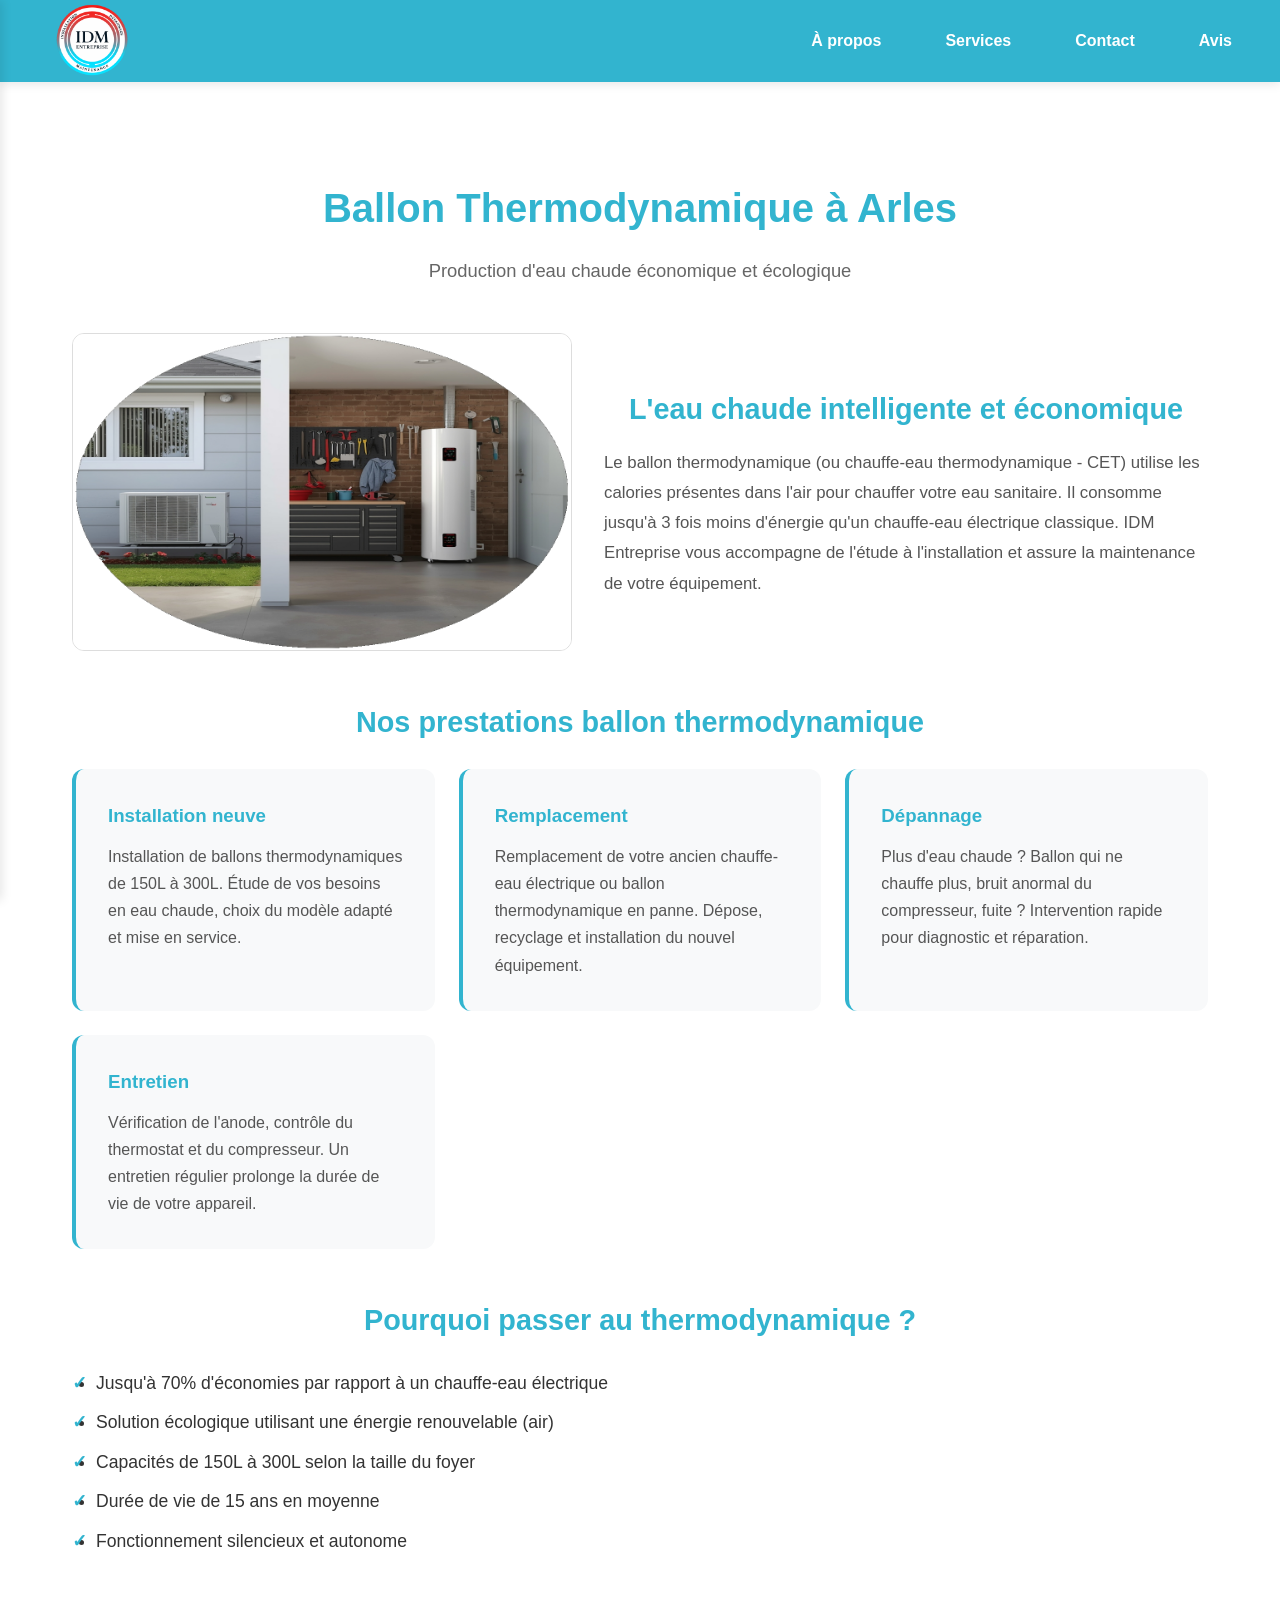
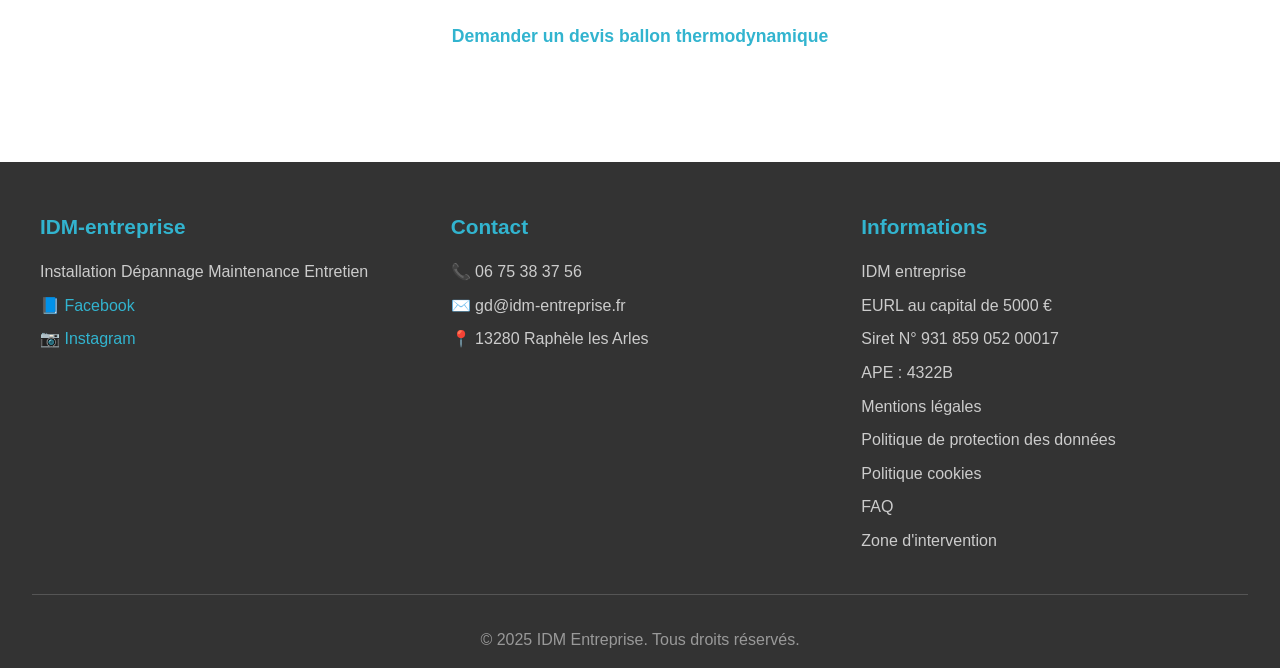
<file: ballon-thermodynamique.html>
<!DOCTYPE html>
<html lang="fr">
<head>
    <meta charset="UTF-8">
    <meta name="viewport" content="width=device-width, initial-scale=1.0">
    <title>Ballon Thermodynamique Arles - Installation & Dépannage | IDM Entreprise</title>
    <meta name="description" content="Installation et dépannage de ballon thermodynamique à Arles. Chauffe-eau thermodynamique économique et écologique. Devis gratuit. Tél: 06 75 38 37 56.">
    <meta name="keywords" content="ballon thermodynamique Arles, chauffe-eau thermodynamique, installation ballon thermodynamique, dépannage ballon, eau chaude écologique, CET Arles">

    <link rel="icon" type="image/x-icon" href="favicon.ico">
    <link rel="apple-touch-icon" sizes="180x180" href="logo-idm-entreprise-optimized.png">
    <meta property="og:title" content="Ballon Thermodynamique Arles - Installation & Dépannage | IDM Entreprise">
    <meta property="og:description" content="Installation et dépannage de ballon thermodynamique à Arles. Eau chaude économique et écologique.">
    <meta property="og:image" content="logo-idm-entreprise-optimized.png">
    <meta property="og:url" content="https://idm-entreprise.fr/ballon-thermodynamique.html">
    <meta property="og:type" content="website">
    <meta property="og:locale" content="fr_FR">
    <meta name="twitter:card" content="summary_large_image">
    <meta name="author" content="IDM Entreprise">
    <meta name="robots" content="index, follow">
    <meta name="geo.region" content="FR-13">
    <meta name="geo.placename" content="Arles">
    <link rel="canonical" href="https://idm-entreprise.fr/ballon-thermodynamique.html">
    <meta name="theme-color" content="#32b4cf">
    <link rel="manifest" href="manifest.json">
    <link rel="stylesheet" href="css/style.css">
    <link rel="sitemap" type="application/xml" title="Sitemap" href="sitemap.xml">

    <script type="application/ld+json">
    {
      "@context": "https://schema.org",
      "@type": "Service",
      "serviceType": "Ballon thermodynamique",
      "provider": {
        "@type": "LocalBusiness",
        "name": "IDM Entreprise",
        "telephone": "06 75 38 37 56",
        "address": { "@type": "PostalAddress", "addressLocality": "Raphèle-lès-Arles", "postalCode": "13280", "addressCountry": "FR" }
      },
      "areaServed": { "@type": "City", "name": "Arles" },
      "description": "Installation et maintenance de ballons thermodynamiques pour une production d'eau chaude économique et écologique à Arles."
    }
    </script>
    <script type="application/ld+json">
    {
      "@context": "https://schema.org",
      "@type": "BreadcrumbList",
      "itemListElement": [
        { "@type": "ListItem", "position": 1, "name": "Accueil", "item": "https://idm-entreprise.fr/" },
        { "@type": "ListItem", "position": 2, "name": "Services", "item": "https://idm-entreprise.fr/services.html" },
        { "@type": "ListItem", "position": 3, "name": "Ballon thermodynamique", "item": "https://idm-entreprise.fr/ballon-thermodynamique.html" }
      ]
    }
    </script>
</head>
<body>
    <nav class="navbar">
        <div class="logo" role="button" tabindex="0" aria-label="Retour à l'accueil">
            <a href="index.html"><img src="logo-idm-entreprise-optimized.png" alt="Logo IDM Entreprise" class="logo-navbar" loading="eager"></a>
        </div>
        <ul class="nav-links" role="navigation" aria-label="Menu principal">
            <li><a href="about.html">À propos</a></li>
            <li><a href="services.html">Services</a></li>
            <li><a href="contact.html">Contact</a></li>
            <li><a href="avis.html">Avis</a></li>
        </ul>
        <button class="burger" onclick="toggleSidebar()" aria-label="Ouvrir le menu mobile" aria-expanded="false">
            <span aria-hidden="true"></span><span aria-hidden="true"></span><span aria-hidden="true"></span>
        </button>
    </nav>
    <div class="sidebar" id="sidebar">
        <div class="sidebar-header"><div class="sidebar-logo"><a href="index.html" onclick="closeSidebar();"><img src="logo-idm-entreprise-optimized.png" alt="Logo IDM Entreprise" class="logo-navbar"></a></div></div>
        <div class="sidebar-links">
            <a href="about.html" onclick="closeSidebar();">À propos</a>
            <a href="services.html" onclick="closeSidebar();">Services</a>
            <a href="contact.html" onclick="closeSidebar();">Contact</a>
            <a href="avis.html" onclick="closeSidebar();">Avis</a>
        </div>
    </div>
    <div class="overlay" id="overlay" onclick="closeSidebar()"></div>

    <div class="page-content">
        <section class="about">
            <h1 style="font-size: 2.5rem; color: #32b4cf; text-align: center; margin-bottom: 1rem;">Ballon Thermodynamique à Arles</h1>
            <p style="text-align: center; color: #666; font-size: 1.15rem; margin-bottom: 3rem;">Production d'eau chaude économique et écologique</p>

            <div style="display: flex; gap: 2rem; align-items: center; flex-wrap: wrap; margin-bottom: 3rem;">
                <img src="Ballon thermodynamique.png" alt="Installation ballon thermodynamique Arles - IDM Entreprise" style="width: 100%; max-width: 500px; border-radius: 12px; object-fit: cover;" loading="lazy">
                <div style="flex: 1; min-width: 300px;">
                    <h2 style="color: #32b4cf; font-size: 1.8rem; margin-bottom: 1rem;">L'eau chaude intelligente et économique</h2>
                    <p style="line-height: 1.8; font-size: 1.05rem; color: #555;">Le ballon thermodynamique (ou chauffe-eau thermodynamique - CET) utilise les calories présentes dans l'air pour chauffer votre eau sanitaire. Il consomme jusqu'à 3 fois moins d'énergie qu'un chauffe-eau électrique classique. IDM Entreprise vous accompagne de l'étude à l'installation et assure la maintenance de votre équipement.</p>
                </div>
            </div>

            <h2 style="color: #32b4cf; font-size: 1.8rem; margin-bottom: 1.5rem;">Nos prestations ballon thermodynamique</h2>
            <div style="display: grid; grid-template-columns: repeat(auto-fit, minmax(280px, 1fr)); gap: 1.5rem; margin-bottom: 3rem;">
                <div style="background: #f8f9fa; padding: 2rem; border-radius: 12px; border-left: 4px solid #32b4cf;">
                    <h3 style="color: #32b4cf; margin-bottom: 0.75rem;">Installation neuve</h3>
                    <p style="color: #555; line-height: 1.7;">Installation de ballons thermodynamiques de 150L à 300L. Étude de vos besoins en eau chaude, choix du modèle adapté et mise en service.</p>
                </div>
                <div style="background: #f8f9fa; padding: 2rem; border-radius: 12px; border-left: 4px solid #32b4cf;">
                    <h3 style="color: #32b4cf; margin-bottom: 0.75rem;">Remplacement</h3>
                    <p style="color: #555; line-height: 1.7;">Remplacement de votre ancien chauffe-eau électrique ou ballon thermodynamique en panne. Dépose, recyclage et installation du nouvel équipement.</p>
                </div>
                <div style="background: #f8f9fa; padding: 2rem; border-radius: 12px; border-left: 4px solid #32b4cf;">
                    <h3 style="color: #32b4cf; margin-bottom: 0.75rem;">Dépannage</h3>
                    <p style="color: #555; line-height: 1.7;">Plus d'eau chaude ? Ballon qui ne chauffe plus, bruit anormal du compresseur, fuite ? Intervention rapide pour diagnostic et réparation.</p>
                </div>
                <div style="background: #f8f9fa; padding: 2rem; border-radius: 12px; border-left: 4px solid #32b4cf;">
                    <h3 style="color: #32b4cf; margin-bottom: 0.75rem;">Entretien</h3>
                    <p style="color: #555; line-height: 1.7;">Vérification de l'anode, contrôle du thermostat et du compresseur. Un entretien régulier prolonge la durée de vie de votre appareil.</p>
                </div>
            </div>

            <h2 style="color: #32b4cf; font-size: 1.8rem; margin-bottom: 1.5rem;">Pourquoi passer au thermodynamique ?</h2>
            <div class="about-text">
                <ul>
                    <li>Jusqu'à 70% d'économies par rapport à un chauffe-eau électrique</li>
                    <li>Solution écologique utilisant une énergie renouvelable (air)</li>
                    <li>Capacités de 150L à 300L selon la taille du foyer</li>
                    <li>Durée de vie de 15 ans en moyenne</li>
                    <li>Fonctionnement silencieux et autonome</li>
                </ul>
            </div>

            <div class="section-cta" style="margin-top: 3rem;">
                <a href="contact.html" class="cta-button">Demander un devis ballon thermodynamique</a>
            </div>
        </section>
    </div>

    <footer class="footer">
        <div class="footer-content">
            <div class="footer-column">
                <h3>IDM-entreprise</h3>
                <p>Installation Dépannage Maintenance Entretien</p>
                <a href="https://www.facebook.com/people/IDM-entreprise/61566263677017/" target="_blank" style="color: #32b4cf;">📘 Facebook</a>
                <a href="https://www.instagram.com/idmentreprise" target="_blank" style="color: #32b4cf;">📷 Instagram</a>
            </div>
            <div class="footer-column">
                <h3>Contact</h3>
                <a href="tel:0675383756">📞 06 75 38 37 56</a>
                <a href="mailto:gd@idm-entreprise.fr">✉️ gd@idm-entreprise.fr</a>
                <p>📍 13280 Raphèle les Arles</p>
            </div>
            <div class="footer-column">
                <h3>Informations</h3>
                <p>IDM entreprise</p>
                <p>EURL au capital de 5000 €</p>
                <p>Siret N° 931 859 052 00017</p>
                <p>APE : 4322B</p>
                <a href="mentions-legales.html">Mentions légales</a>
                <a href="politique-confidentialite.html">Politique de protection des données</a>
                <a href="politique-cookies.html">Politique cookies</a>
                <a href="faq.html">FAQ</a>
                <a href="zone-intervention.html">Zone d'intervention</a>
            </div>
        </div>
        <div class="footer-bottom"><p>&copy; 2025 IDM Entreprise. Tous droits réservés.</p></div>
    </footer>
    <script src="js/script.js"></script>
</body>
</html>
</file>
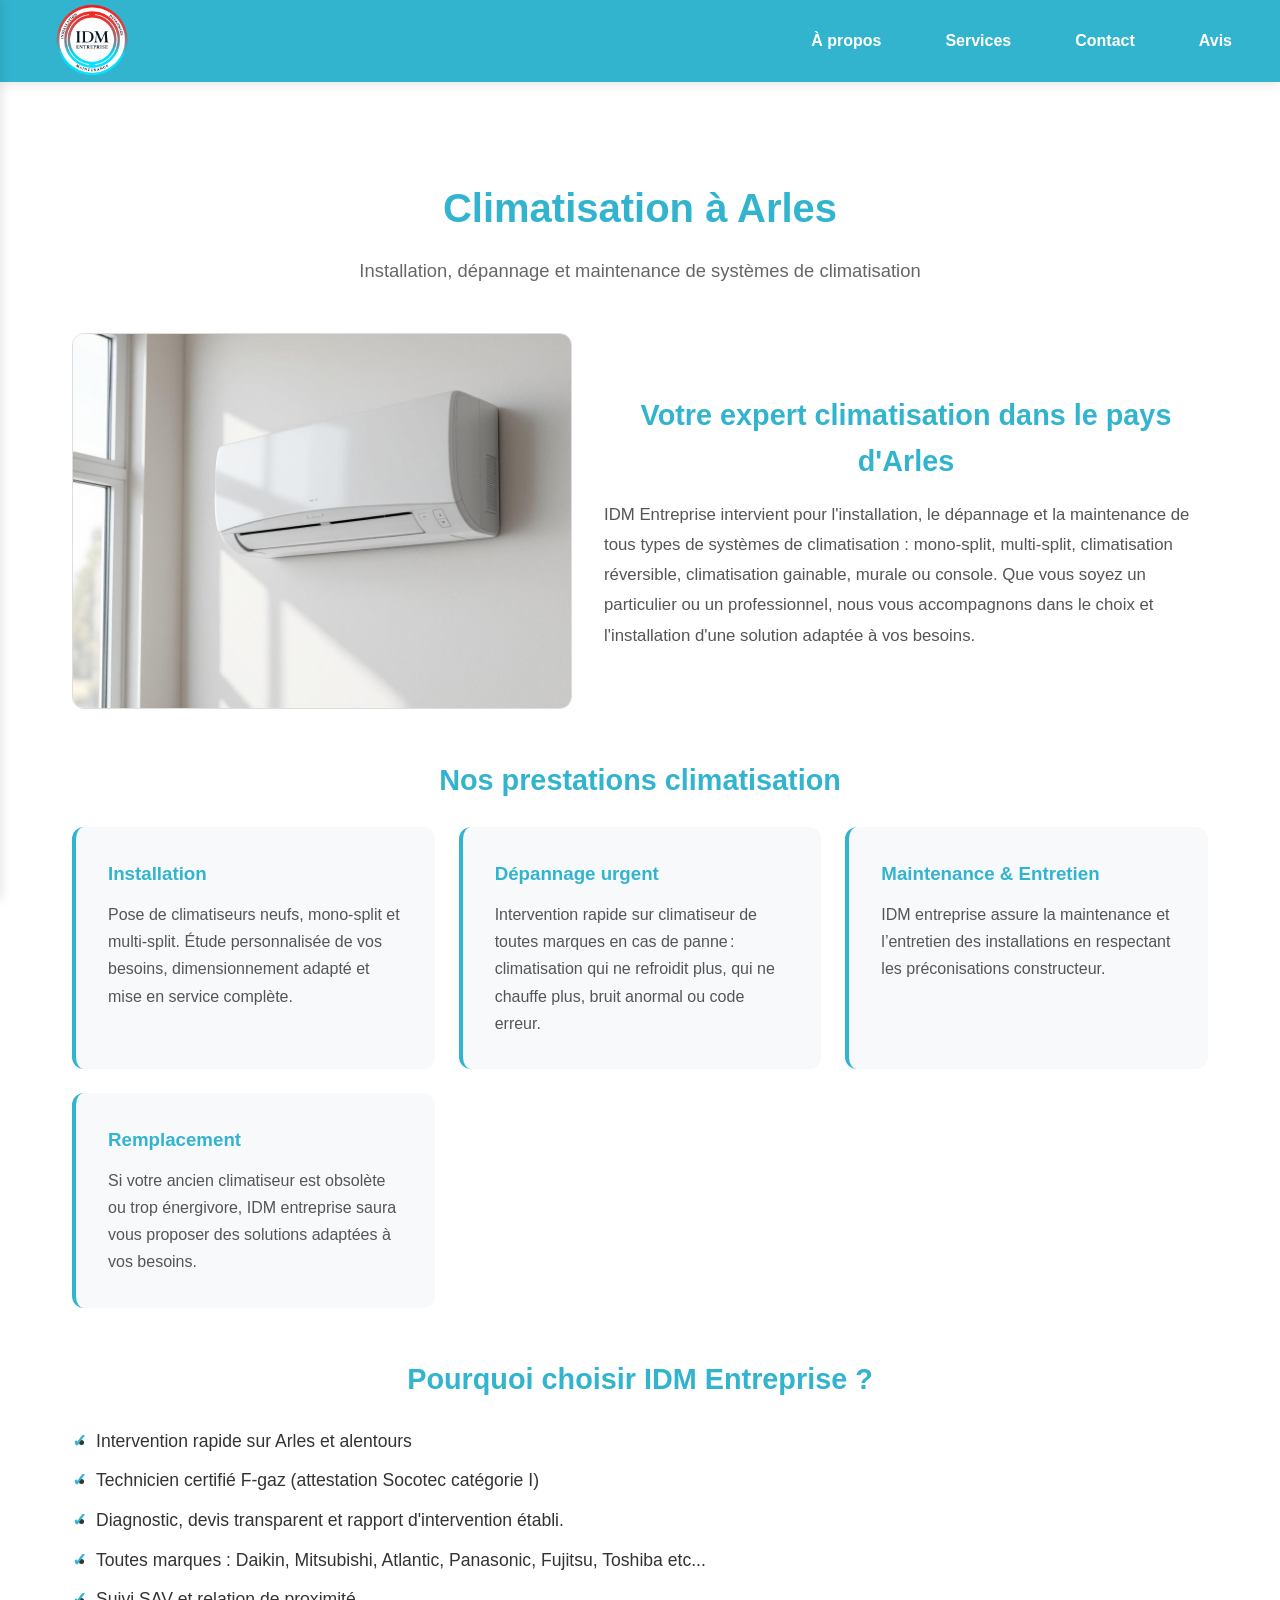
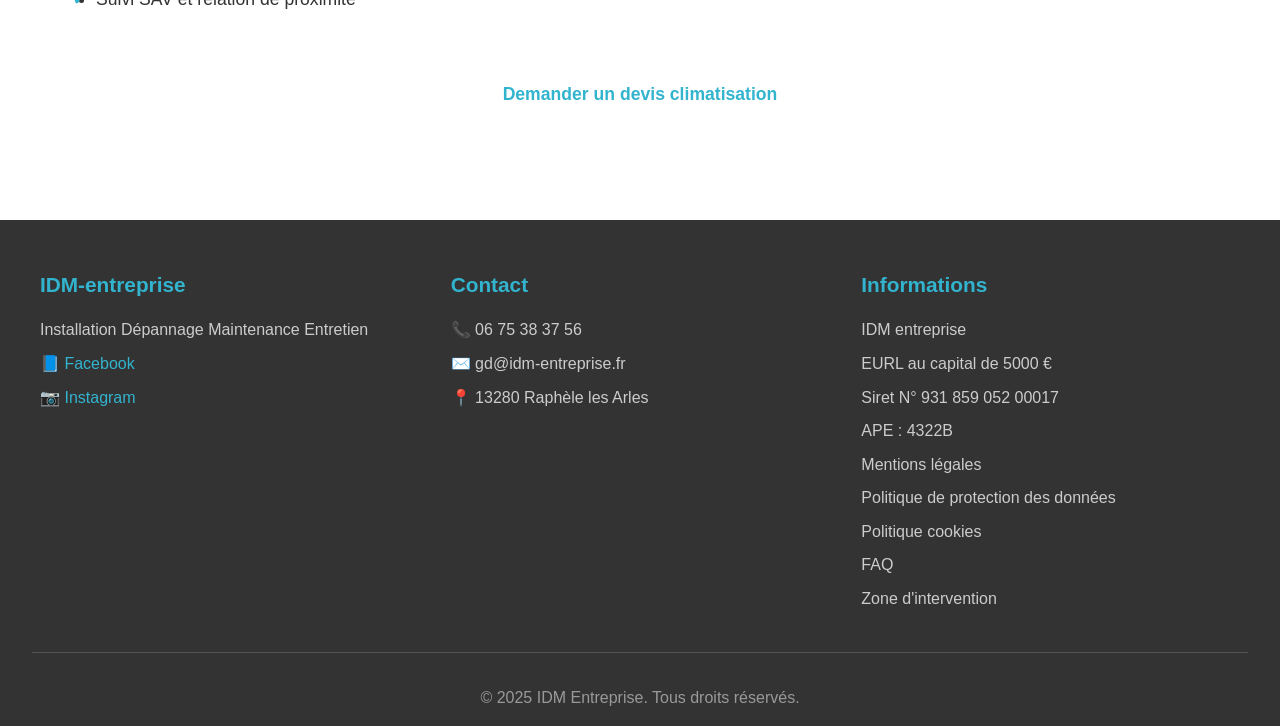
<file: climatisation.html>
<!DOCTYPE html>
<html lang="fr">
<head>
    <meta charset="UTF-8">
    <meta name="viewport" content="width=device-width, initial-scale=1.0">
    <title>Climatisation Arles - Installation, Dépannage & Maintenance | IDM Entreprise</title>
    <meta name="description" content="Spécialiste climatisation à Arles : installation, dépannage et maintenance de climatiseurs. Intervention rapide 24h/24. Devis gratuit. Tél: 06 75 38 37 56.">
    <meta name="keywords" content="climatisation Arles, dépannage climatisation, installation climatiseur, maintenance climatisation, réparation clim Arles, entretien climatisation">

    <link rel="icon" type="image/x-icon" href="favicon.ico">
    <link rel="apple-touch-icon" sizes="180x180" href="logo-idm-entreprise-optimized.png">
    <meta property="og:title" content="Climatisation Arles - Installation & Dépannage | IDM Entreprise">
    <meta property="og:description" content="Spécialiste climatisation à Arles : installation, dépannage et maintenance. Intervention rapide 24h/24.">
    <meta property="og:image" content="logo-idm-entreprise-optimized.png">
    <meta property="og:url" content="https://idm-entreprise.fr/climatisation.html">
    <meta property="og:type" content="website">
    <meta property="og:locale" content="fr_FR">
    <meta name="twitter:card" content="summary_large_image">
    <meta name="twitter:title" content="Climatisation Arles - IDM Entreprise">
    <meta name="twitter:description" content="Installation, dépannage et maintenance de climatisation à Arles et alentours.">
    <meta name="author" content="IDM Entreprise">
    <meta name="robots" content="index, follow">
    <meta name="geo.region" content="FR-13">
    <meta name="geo.placename" content="Arles">
    <link rel="canonical" href="https://idm-entreprise.fr/climatisation.html">
    <meta name="theme-color" content="#32b4cf">
    <link rel="manifest" href="manifest.json">
    <link rel="stylesheet" href="css/style.css">
    <link rel="sitemap" type="application/xml" title="Sitemap" href="sitemap.xml">

    <script type="application/ld+json">
    {
      "@context": "https://schema.org",
      "@type": "Service",
      "serviceType": "Climatisation",
      "provider": {
        "@type": "LocalBusiness",
        "name": "IDM Entreprise",
        "telephone": "06 75 38 37 56",
        "address": { "@type": "PostalAddress", "addressLocality": "Raphèle-lès-Arles", "postalCode": "13280", "addressCountry": "FR" }
      },
      "areaServed": { "@type": "City", "name": "Arles" },
      "description": "Installation, dépannage et maintenance de systèmes de climatisation pour particuliers et professionnels à Arles et alentours."
    }
    </script>
    <script type="application/ld+json">
    {
      "@context": "https://schema.org",
      "@type": "BreadcrumbList",
      "itemListElement": [
        { "@type": "ListItem", "position": 1, "name": "Accueil", "item": "https://idm-entreprise.fr/" },
        { "@type": "ListItem", "position": 2, "name": "Services", "item": "https://idm-entreprise.fr/services.html" },
        { "@type": "ListItem", "position": 3, "name": "Climatisation", "item": "https://idm-entreprise.fr/climatisation.html" }
      ]
    }
    </script>
</head>
<body>
    <nav class="navbar">
        <div class="logo" role="button" tabindex="0" aria-label="Retour à l'accueil">
            <a href="index.html"><img src="logo-idm-entreprise-optimized.png" alt="Logo IDM Entreprise" class="logo-navbar" loading="eager"></a>
        </div>
        <ul class="nav-links" role="navigation" aria-label="Menu principal">
            <li><a href="about.html">À propos</a></li>
            <li><a href="services.html">Services</a></li>
            <li><a href="contact.html">Contact</a></li>
            <li><a href="avis.html">Avis</a></li>
        </ul>
        <button class="burger" onclick="toggleSidebar()" aria-label="Ouvrir le menu mobile" aria-expanded="false">
            <span aria-hidden="true"></span><span aria-hidden="true"></span><span aria-hidden="true"></span>
        </button>
    </nav>
    <div class="sidebar" id="sidebar">
        <div class="sidebar-header"><div class="sidebar-logo"><a href="index.html" onclick="closeSidebar();"><img src="logo-idm-entreprise-optimized.png" alt="Logo IDM Entreprise" class="logo-navbar"></a></div></div>
        <div class="sidebar-links">
            <a href="about.html" onclick="closeSidebar();">À propos</a>
            <a href="services.html" onclick="closeSidebar();">Services</a>
            <a href="contact.html" onclick="closeSidebar();">Contact</a>
            <a href="avis.html" onclick="closeSidebar();">Avis</a>
        </div>
    </div>
    <div class="overlay" id="overlay" onclick="closeSidebar()"></div>

    <div class="page-content">
        <section class="about">
            <h1 style="font-size: 2.5rem; color: #32b4cf; text-align: center; margin-bottom: 1rem;">Climatisation à Arles</h1>
            <p style="text-align: center; color: #666; font-size: 1.15rem; margin-bottom: 3rem;">Installation, dépannage et maintenance de systèmes de climatisation</p>

            <div style="display: flex; gap: 2rem; align-items: center; flex-wrap: wrap; margin-bottom: 3rem;">
                <img src="Climatisation.png" alt="Installation climatisation Arles - IDM Entreprise" style="width: 100%; max-width: 500px; border-radius: 12px; object-fit: cover;" loading="lazy">
                <div style="flex: 1; min-width: 300px;">
                    <h2 style="color: #32b4cf; font-size: 1.8rem; margin-bottom: 1rem;">Votre expert climatisation dans le pays d'Arles</h2>
                    <p style="line-height: 1.8; font-size: 1.05rem; color: #555;">IDM Entreprise intervient pour l'installation, le dépannage et la maintenance de tous types de systèmes de climatisation : mono-split, multi-split, climatisation réversible, climatisation gainable, murale ou console. Que vous soyez un particulier ou un professionnel, nous vous accompagnons dans le choix et l'installation d'une solution adaptée à vos besoins.</p>
                </div>
            </div>

            <h2 style="color: #32b4cf; font-size: 1.8rem; margin-bottom: 1.5rem;">Nos prestations climatisation</h2>
            <div style="display: grid; grid-template-columns: repeat(auto-fit, minmax(280px, 1fr)); gap: 1.5rem; margin-bottom: 3rem;">
                <div style="background: #f8f9fa; padding: 2rem; border-radius: 12px; border-left: 4px solid #32b4cf;">
                    <h3 style="color: #32b4cf; margin-bottom: 0.75rem;">Installation</h3>
                    <p style="color: #555; line-height: 1.7;">Pose de climatiseurs neufs, mono-split et multi-split. Étude personnalisée de vos besoins, dimensionnement adapté et mise en service complète.</p>
                </div>
                <div style="background: #f8f9fa; padding: 2rem; border-radius: 12px; border-left: 4px solid #32b4cf;">
                    <h3 style="color: #32b4cf; margin-bottom: 0.75rem;">Dépannage urgent</h3>
                    <p style="color: #555; line-height: 1.7;">Intervention rapide sur climatiseur de toutes marques en cas de panne : climatisation qui ne refroidit plus, qui ne chauffe plus, bruit anormal ou code erreur.</p>
                </div>
                <div style="background: #f8f9fa; padding: 2rem; border-radius: 12px; border-left: 4px solid #32b4cf;">
                    <h3 style="color: #32b4cf; margin-bottom: 0.75rem;">Maintenance & Entretien</h3>
                    <p style="color: #555; line-height: 1.7;">IDM entreprise assure la maintenance et l’entretien des installations en respectant les préconisations constructeur.</p>
                </div>
                <div style="background: #f8f9fa; padding: 2rem; border-radius: 12px; border-left: 4px solid #32b4cf;">
                    <h3 style="color: #32b4cf; margin-bottom: 0.75rem;">Remplacement</h3>
                    <p style="color: #555; line-height: 1.7;">Si votre ancien climatiseur est obsolète ou trop énergivore, IDM entreprise saura vous proposer des solutions adaptées à vos besoins.</p>
                </div>
            </div>

            <h2 style="color: #32b4cf; font-size: 1.8rem; margin-bottom: 1.5rem;">Pourquoi choisir IDM Entreprise ?</h2>
            <div class="about-text">
                <ul>
                    <li>Intervention rapide sur Arles et alentours</li>
                    <li>Technicien certifié F-gaz (attestation Socotec catégorie I)</li>
                    <li>Diagnostic, devis transparent et rapport d'intervention établi.</li>
                    <li>Toutes marques : Daikin, Mitsubishi, Atlantic, Panasonic, Fujitsu, Toshiba etc...</li>
                    <li>Suivi SAV et relation de proximité</li>
                </ul>
            </div>

            <div class="section-cta" style="margin-top: 3rem;">
                <a href="contact.html" class="cta-button">Demander un devis climatisation</a>
            </div>
        </section>
    </div>

    <footer class="footer">
        <div class="footer-content">
            <div class="footer-column">
                <h3>IDM-entreprise</h3>
                <p>Installation Dépannage Maintenance Entretien</p>
                <a href="https://www.facebook.com/people/IDM-entreprise/61566263677017/" target="_blank" style="color: #32b4cf;">📘 Facebook</a>
                <a href="https://www.instagram.com/idmentreprise" target="_blank" style="color: #32b4cf;">📷 Instagram</a>
            </div>
            <div class="footer-column">
                <h3>Contact</h3>
                <a href="tel:0675383756">📞 06 75 38 37 56</a>
                <a href="mailto:gd@idm-entreprise.fr">✉️ gd@idm-entreprise.fr</a>
                <p>📍 13280 Raphèle les Arles</p>
            </div>
            <div class="footer-column">
                <h3>Informations</h3>
                <p>IDM entreprise</p>
                <p>EURL au capital de 5000 €</p>
                <p>Siret N° 931 859 052 00017</p>
                <p>APE : 4322B</p>
                <a href="mentions-legales.html">Mentions légales</a>
                <a href="politique-confidentialite.html">Politique de protection des données</a>
                <a href="politique-cookies.html">Politique cookies</a>
                <a href="faq.html">FAQ</a>
                <a href="zone-intervention.html">Zone d'intervention</a>
            </div>
        </div>
        <div class="footer-bottom"><p>&copy; 2025 IDM Entreprise. Tous droits réservés.</p></div>
    </footer>
    <script src="js/script.js"></script>
</body>
</html>
</file>
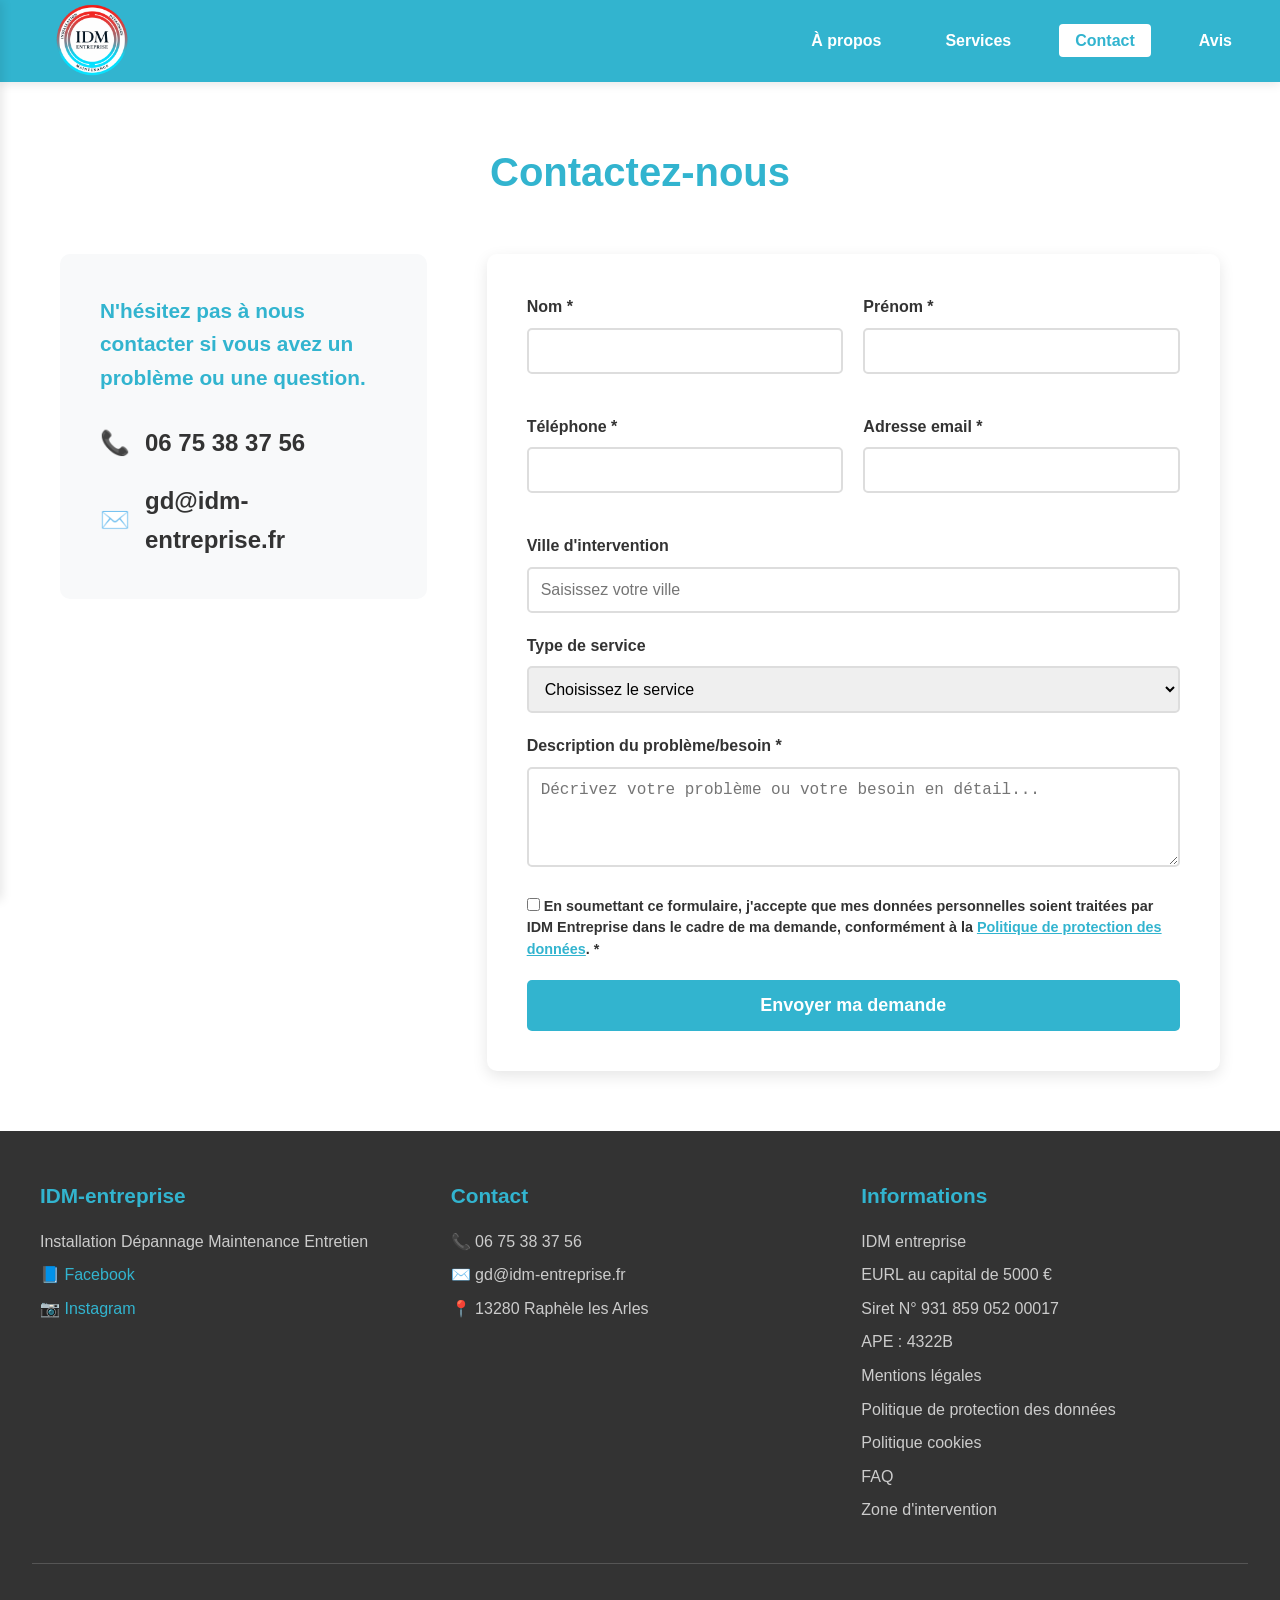
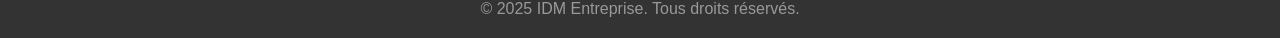
<file: contact.html>
<!DOCTYPE html>
<html lang="fr">
<head>
    <meta charset="UTF-8">
    <meta name="viewport" content="width=device-width, initial-scale=1.0">
    <title>Contactez-nous - IDM Entreprise | Devis Gratuit Climatisation Arles</title>
    <meta name="description" content="Contactez IDM Entreprise pour un devis gratuit. Dépannage climatisation, pompe à chaleur, traitement de l'eau à Arles. Tél: 06 75 38 37 56.">
    <meta name="keywords" content="contact IDM Entreprise, devis climatisation Arles, dépannage climatisation, formulaire contact, téléphone, email">

    <!-- Favicon -->
    <link rel="icon" type="image/x-icon" href="favicon.ico">
    <link rel="apple-touch-icon" sizes="180x180" href="logo-idm-entreprise-optimized.png">
    <link rel="icon" type="image/png" sizes="32x32" href="logo-idm-entreprise-optimized.png">
    <link rel="icon" type="image/png" sizes="16x16" href="logo-idm-entreprise-optimized.png">

    <!-- SEO et Open Graph -->
    <meta property="og:title" content="Contactez-nous - IDM Entreprise | Devis Gratuit Climatisation Arles">
    <meta property="og:description" content="Contactez IDM Entreprise pour un devis gratuit. Dépannage climatisation, pompe à chaleur, traitement de l'eau à Arles.">
    <meta property="og:image" content="logo-idm-entreprise-optimized.png">
    <meta property="og:url" content="https://idm-entreprise.fr/contact.html">
    <meta property="og:type" content="website">
    <meta property="og:locale" content="fr_FR">

    <!-- Twitter Card -->
    <meta name="twitter:card" content="summary_large_image">
    <meta name="twitter:title" content="Contactez-nous - IDM Entreprise">
    <meta name="twitter:description" content="Devis gratuit climatisation, pompe à chaleur et traitement de l'eau à Arles. Tél: 06 75 38 37 56">
    <meta name="twitter:image" content="logo-idm-entreprise-optimized.png">

    <!-- Autres meta tags -->
    <meta name="author" content="IDM Entreprise">
    <meta name="robots" content="index, follow">
    <meta name="geo.region" content="FR-13">
    <meta name="geo.placename" content="Arles">
    <meta name="geo.position" content="43.6833;4.6333">
    <meta name="ICBM" content="43.6833, 4.6333">
    <link rel="canonical" href="https://idm-entreprise.fr/contact.html">

    <!-- Performance -->
    <meta http-equiv="X-UA-Compatible" content="IE=edge">
    <link rel="preload" href="logo-idm-entreprise-optimized.png" as="image">
    <link rel="dns-prefetch" href="//formspree.io">

    <!-- PWA Manifest -->
    <link rel="manifest" href="manifest.json">
    <meta name="theme-color" content="#32b4cf">
    <meta name="mobile-web-app-capable" content="yes">
    <meta name="apple-mobile-web-app-capable" content="yes">
    <meta name="apple-mobile-web-app-status-bar-style" content="default">
    <meta name="apple-mobile-web-app-title" content="IDM Entreprise">
    <meta name="msapplication-TileColor" content="#32b4cf">
    <meta name="msapplication-config" content="browserconfig.xml">

    <!-- Sitemap -->
    <link rel="sitemap" type="application/xml" title="Sitemap" href="sitemap.xml">

    <!-- Sécurité -->
    <meta http-equiv="X-Content-Type-Options" content="nosniff">
    <meta http-equiv="Referrer-Policy" content="strict-origin-when-cross-origin">

    <!-- Preconnect -->
    <link rel="preconnect" href="https://formspree.io">

    <!-- CSS -->
    <link rel="stylesheet" href="css/style.css">

    <!-- Données structurées JSON-LD -->
    <script type="application/ld+json">
    {
      "@context": "https://schema.org",
      "@type": "ContactPage",
      "name": "Contactez IDM Entreprise",
      "description": "Contactez IDM Entreprise pour un devis gratuit ou un dépannage climatisation à Arles.",
      "url": "https://idm-entreprise.fr/contact.html"
    }
    </script>
    <script type="application/ld+json">
    {
      "@context": "https://schema.org",
      "@type": "BreadcrumbList",
      "itemListElement": [
        { "@type": "ListItem", "position": 1, "name": "Accueil", "item": "https://idm-entreprise.fr/" },
        { "@type": "ListItem", "position": 2, "name": "Contact", "item": "https://idm-entreprise.fr/contact.html" }
      ]
    }
    </script>
</head>
<body>
    <!-- Navigation -->
    <nav class="navbar">
        <div class="logo" role="button" tabindex="0" aria-label="Retour à l'accueil">
            <a href="index.html">
                <img src="logo-idm-entreprise-optimized.png" alt="Logo IDM Entreprise - Retour à l'accueil" class="logo-navbar" loading="eager">
            </a>
        </div>
        <ul class="nav-links" role="navigation" aria-label="Menu principal">
            <li><a href="about.html" aria-label="À propos">À propos</a></li>
            <li><a href="services.html" aria-label="Services">Services</a></li>
            <li><a href="contact.html" aria-label="Contact">Contact</a></li>
            <li><a href="avis.html" aria-label="Avis clients">Avis</a></li>
        </ul>
        <button class="burger" onclick="toggleSidebar()" aria-label="Ouvrir le menu mobile" aria-expanded="false">
            <span aria-hidden="true"></span>
            <span aria-hidden="true"></span>
            <span aria-hidden="true"></span>
        </button>
    </nav>

    <!-- Sidebar -->
    <div class="sidebar" id="sidebar">
        <div class="sidebar-header">
            <div class="sidebar-logo">
                <a href="index.html" onclick="closeSidebar();">
                    <img src="logo-idm-entreprise-optimized.png" alt="Logo IDM Entreprise" class="logo-navbar">
                </a>
            </div>
        </div>
        <div class="sidebar-links">
            <a href="about.html" onclick="closeSidebar();">À propos</a>
            <a href="services.html" onclick="closeSidebar();">Services</a>
            <a href="contact.html" onclick="closeSidebar();">Contact</a>
            <a href="avis.html" onclick="closeSidebar();">Avis</a>
        </div>
    </div>
    <div class="overlay" id="overlay" onclick="closeSidebar()"></div>

    <!-- Contact Section -->
    <div class="page-content">
        <section class="contact" id="contact">
            <h2>Contactez-nous</h2>

            <div class="contact-container">
                <!-- Informations de contact à gauche -->
                <div class="contact-info">
                    <h3>N'hésitez pas à nous contacter si vous avez un problème ou une question.</h3>
                    <div class="contact-details">
                        <div class="contact-item">
                            <span>📞</span>
                            <span>06 75 38 37 56</span>
                        </div>
                        <div class="contact-item">
                            <span>✉️</span>
                            <span>gd@idm-entreprise.fr</span>
                        </div>
                    </div>
                </div>

                <!-- Formulaire à droite -->
                <form action="https://formspree.io/f/xwpbyedk" method="POST" id="contactForm">
                    <div class="form-row">
                        <div class="form-group">
                            <label for="nom">Nom *</label>
                            <input type="text" id="nom" name="nom" required>
                        </div>
                        <div class="form-group">
                            <label for="prenom">Prénom *</label>
                            <input type="text" id="prenom" name="prenom" required>
                        </div>
                    </div>

                    <div class="form-row">
                        <div class="form-group">
                            <label for="telephone">Téléphone *</label>
                            <input type="tel" id="telephone" name="telephone" required>
                        </div>
                        <div class="form-group">
                            <label for="email">Adresse email *</label>
                            <input type="email" id="email" name="email" required>
                        </div>
                    </div>

                    <div class="form-group">
                        <label for="ville">Ville d'intervention</label>
                        <input type="text" id="ville" name="ville" placeholder="Saisissez votre ville">
                    </div>

                    <div class="form-group">
                        <label for="service">Type de service</label>
                        <select id="service" name="service">
                            <option value="">Choisissez le service</option>
                            <option value="depannage-urgent">🚨 Dépannage climatisation (urgent)</option>
                            <option value="installation-clim">❄️ Installation climatisation</option>
                            <option value="installation-pac">🔥 Installation pompe à chaleur</option>
                            <option value="ballon-thermo">🚿 Ballon thermodynamique</option>
                            <option value="traitement-eau">💧 Traitement de l'eau</option>
                            <option value="entretien">🔧 Entretien/Maintenance</option>
                            <option value="devis">💰 Demande de devis</option>
                            <option value="autre">❓ Autre</option>
                        </select>
                    </div>

                    <div class="form-group">
                        <label for="description">Description du problème/besoin *</label>
                        <textarea id="description" name="description" placeholder="Décrivez votre problème ou votre besoin en détail..." required></textarea>
                    </div>

                    <div class="form-group form-consent">
                        <label class="consent-label">
                            <input type="checkbox" id="rgpdConsent" name="rgpd_consent" required>
                            <span>En soumettant ce formulaire, j'accepte que mes données personnelles soient traitées par IDM Entreprise dans le cadre de ma demande, conformément à la <a href="politique-confidentialite.html" target="_blank" rel="noopener noreferrer">Politique de protection des données</a>. *</span>
                        </label>
                    </div>

                    <button type="submit" class="submit-btn" id="submitBtn">Envoyer ma demande</button>
                </form>
            </div>

            <div id="message" style="display: none;"></div>
        </section>
    </div>

    <!-- Footer -->
    <footer class="footer">
        <div class="footer-content">
            <div class="footer-column">
                <h3>IDM-entreprise</h3>
                <p>Installation Dépannage Maintenance Entretien</p>
                <a href="https://www.facebook.com/people/IDM-entreprise/61566263677017/" target="_blank" style="color: #32b4cf;">📘 Facebook</a>
                <a href="https://www.instagram.com/idmentreprise" target="_blank" style="color: #32b4cf;">📷 Instagram</a>
            </div>
            <div class="footer-column">
                <h3>Contact</h3>
                <a href="tel:0675383756">📞 06 75 38 37 56</a>
                <a href="mailto:gd@idm-entreprise.fr">✉️ gd@idm-entreprise.fr</a>
                <p>📍 13280 Raphèle les Arles</p>
            </div>
            <div class="footer-column">
                <h3>Informations</h3>
                <p>IDM entreprise</p>
                <p>EURL au capital de 5000 €</p>
                <p>Siret N° 931 859 052 00017</p>
                <p>APE : 4322B</p>
                <a href="mentions-legales.html">Mentions légales</a>
                <a href="politique-confidentialite.html">Politique de protection des données</a>
                <a href="politique-cookies.html">Politique cookies</a>
                <a href="faq.html">FAQ</a>
                <a href="zone-intervention.html">Zone d'intervention</a>
            </div>
        </div>
        <div class="footer-bottom">
            <p>&copy; 2025 IDM Entreprise. Tous droits réservés.</p>
        </div>
    </footer>

    <script src="js/script.js"></script>
</body>
</html>
</file>
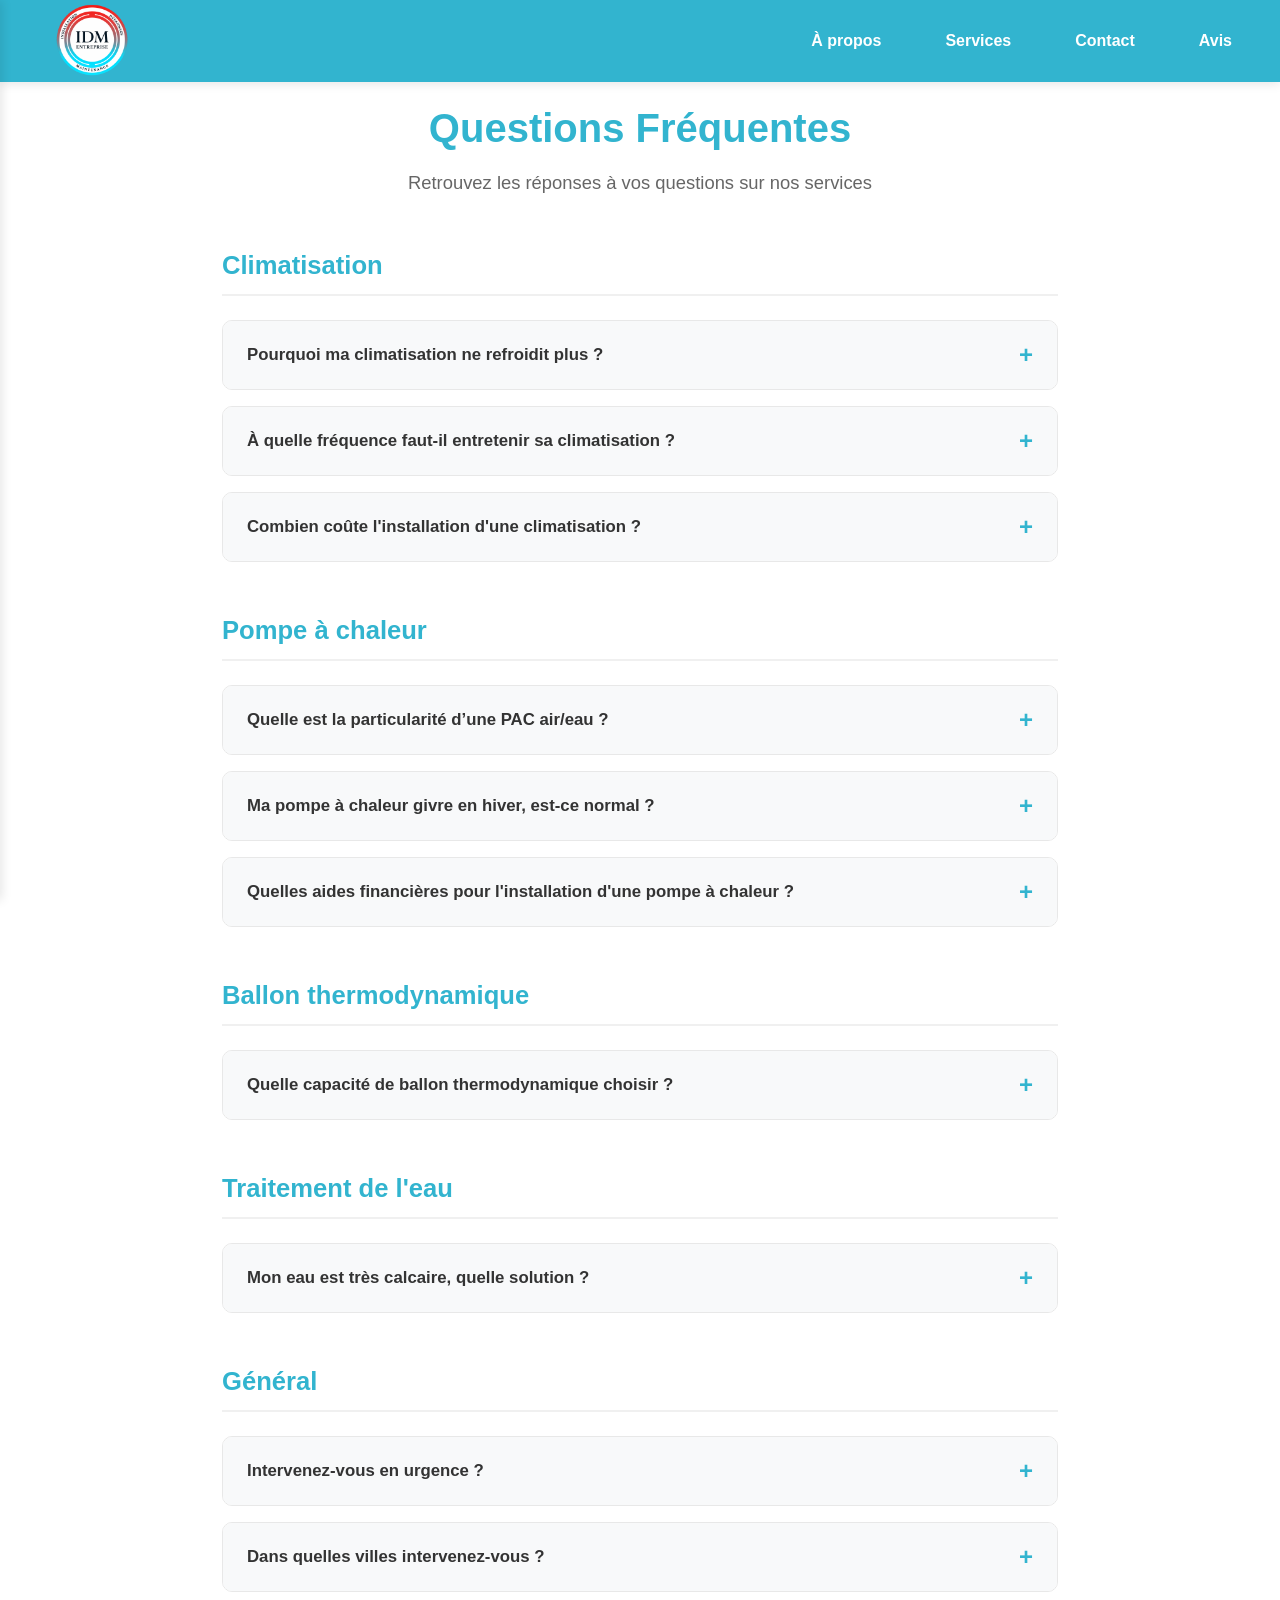
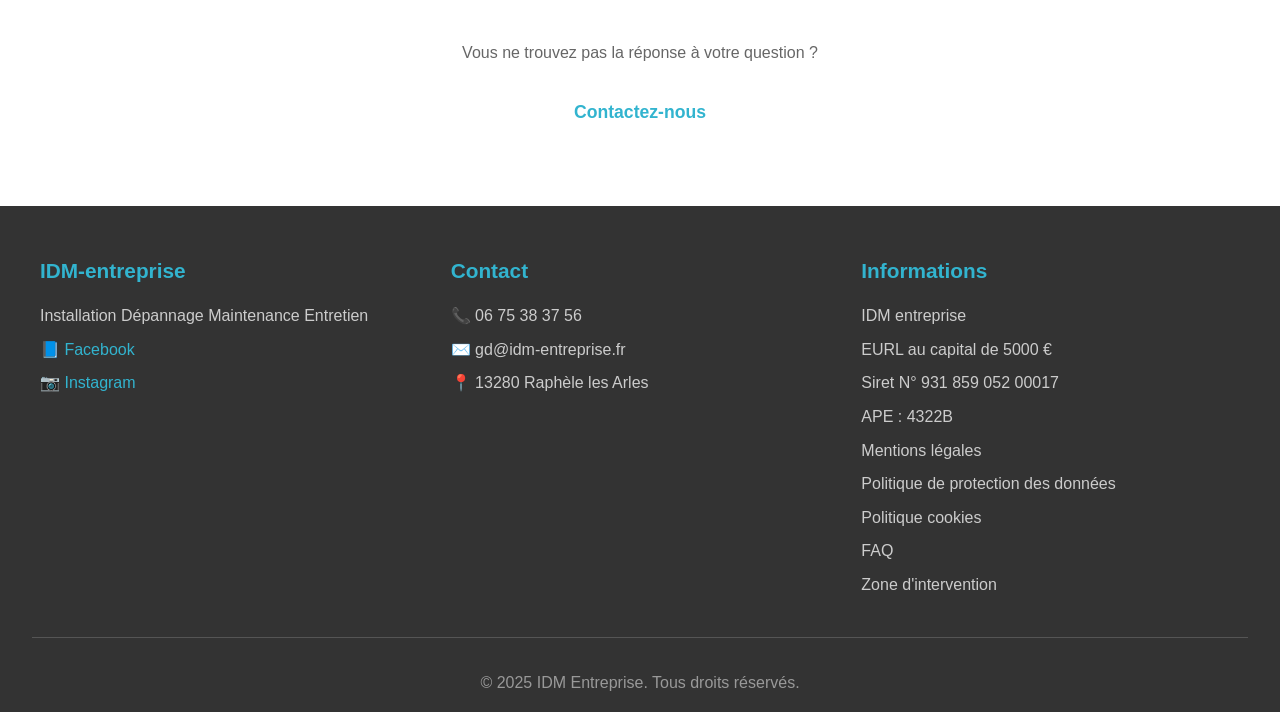
<file: faq.html>
<!DOCTYPE html>
<html lang="fr">
<head>
    <meta charset="UTF-8">
    <meta name="viewport" content="width=device-width, initial-scale=1.0">
    <title>FAQ - Questions Fréquentes Climatisation & Pompe à Chaleur | IDM Entreprise Arles</title>
    <meta name="description" content="Retrouvez les réponses aux questions fréquentes sur la climatisation, pompe à chaleur, ballon thermodynamique et traitement de l'eau. IDM Entreprise Arles.">
    <meta name="keywords" content="FAQ climatisation, questions pompe à chaleur, entretien climatiseur, panne climatisation, ballon thermodynamique questions, IDM Entreprise Arles">

    <link rel="icon" type="image/x-icon" href="favicon.ico">
    <link rel="apple-touch-icon" sizes="180x180" href="logo-idm-entreprise-optimized.png">
    <meta property="og:title" content="FAQ - Questions Fréquentes | IDM Entreprise Arles">
    <meta property="og:description" content="Réponses aux questions fréquentes sur la climatisation, pompe à chaleur et traitement de l'eau.">
    <meta property="og:url" content="https://idm-entreprise.fr/faq.html">
    <meta property="og:type" content="website">
    <meta property="og:locale" content="fr_FR">
    <meta name="author" content="IDM Entreprise">
    <meta name="robots" content="index, follow">
    <meta name="geo.region" content="FR-13">
    <meta name="geo.placename" content="Arles">
    <link rel="canonical" href="https://idm-entreprise.fr/faq.html">
    <meta name="theme-color" content="#32b4cf">
    <link rel="manifest" href="manifest.json">
    <link rel="stylesheet" href="css/style.css">
    <link rel="sitemap" type="application/xml" title="Sitemap" href="sitemap.xml">

    <style>
        .faq-section { max-width: 900px; margin: 0 auto; padding: 6rem 2rem 4rem; }
        .faq-section h1 { font-size: 2.5rem; color: #32b4cf; text-align: center; margin-bottom: 0.5rem; }
        .faq-intro { text-align: center; color: #666; font-size: 1.15rem; margin-bottom: 3rem; }
        .faq-category { margin-bottom: 3rem; }
        .faq-category h2 { font-size: 1.6rem; color: #32b4cf; margin-bottom: 1.5rem; padding-bottom: 0.5rem; border-bottom: 2px solid #f0f0f0; }
        .faq-item { margin-bottom: 1rem; border-radius: 10px; overflow: hidden; border: 1px solid #e8e8e8; }
        .faq-question { width: 100%; background: #f8f9fa; border: none; padding: 1.25rem 1.5rem; font-size: 1.05rem; font-weight: bold; color: #333; text-align: left; cursor: pointer; display: flex; justify-content: space-between; align-items: center; transition: background 0.3s; }
        .faq-question:hover { background: #eef8fa; }
        .faq-question::after { content: '+'; font-size: 1.5rem; color: #32b4cf; font-weight: bold; transition: transform 0.3s; }
        .faq-item.open .faq-question::after { content: '-'; }
        .faq-answer { max-height: 0; overflow: hidden; transition: max-height 0.4s ease; }
        .faq-answer-inner { padding: 1.25rem 1.5rem; color: #555; line-height: 1.8; font-size: 1rem; }
        .faq-item.open .faq-answer { max-height: 500px; }
        @media (max-width: 768px) {
            .faq-section { padding: 5rem 1rem 3rem; }
            .faq-section h1 { font-size: 2rem; }
        }
    </style>

    <script type="application/ld+json">
    {
      "@context": "https://schema.org",
      "@type": "FAQPage",
      "mainEntity": [
        {
          "@type": "Question",
          "name": "Pourquoi ma climatisation ne refroidit plus ?",
          "acceptedAnswer": { "@type": "Answer", "text": "Plusieurs causes sont possibles : filtre encrassé, manque de gaz réfrigérant, panne du compresseur, sonde de température défaillante ou carte électronique en défaut. Un technicien doit effectuer un diagnostic pour identifier la cause exacte. Contactez IDM Entreprise au 06 75 38 37 56 pour une intervention rapide." }
        },
        {
          "@type": "Question",
          "name": "À quelle fréquence faut-il entretenir sa climatisation ?",
          "acceptedAnswer": { "@type": "Answer", "text": "L'entretien d'une climatisation est obligatoire au minimum une fois par an pour les appareils contenant plus de 2 kg de fluide frigorigène. Il est recommandé de nettoyer les filtres tous les 2 à 3 mois et de faire vérifier l'ensemble du système une fois par an par un professionnel certifié." }
        },
        {
          "@type": "Question",
          "name": "Combien coûte l'installation d'une climatisation ?",
          "acceptedAnswer": { "@type": "Answer", "text": "Le prix dépend du type d'installation (mono-split, multi-split), de la puissance nécessaire et de la complexité de la pose. IDM Entreprise propose des devis gratuits et personnalisés. Contactez-nous pour obtenir un chiffrage adapté à votre situation." }
        },
        {
          "@type": "Question",
          "name": "Quelle est la différence entre une PAC air/air et air/eau ?",
          "acceptedAnswer": { "@type": "Answer", "text": "La PAC air/air diffuse la chaleur ou la fraîcheur via des unités intérieures (splits). La PAC air/eau est raccordée à votre circuit de chauffage central (radiateurs, plancher chauffant) et peut aussi produire l'eau chaude sanitaire. La PAC air/eau est plus adaptée aux grandes surfaces et aux maisons avec chauffage central existant." }
        },
        {
          "@type": "Question",
          "name": "Ma pompe à chaleur givre en hiver, est-ce normal ?",
          "acceptedAnswer": { "@type": "Answer", "text": "Un léger givre sur l'unité extérieure est normal en hiver. La PAC dispose d'un cycle de dégivrage automatique. Cependant, si le givre persiste et s'accumule anormalement, cela peut indiquer un problème (sonde défaillante, manque de gaz, ventilateur bloqué). Dans ce cas, faites appel à un technicien." }
        },
        {
          "@type": "Question",
          "name": "Quelles aides financières pour l'installation d'une pompe à chaleur ?",
          "acceptedAnswer": { "@type": "Answer", "text": "Plusieurs aides sont disponibles : MaPrimeRénov' (selon vos revenus), les Certificats d'Économies d'Énergie (CEE/prime énergie), l'éco-prêt à taux zéro, et la TVA réduite à 5,5%. Le montant des aides varie selon votre situation. IDM Entreprise vous accompagne dans vos démarches." }
        },
        {
          "@type": "Question",
          "name": "Quelle capacité de ballon thermodynamique choisir ?",
          "acceptedAnswer": { "@type": "Answer", "text": "La capacité dépend du nombre de personnes dans le foyer : 150L pour 1 à 2 personnes, 200L pour 2 à 4 personnes, 250 à 300L pour 4 personnes et plus. IDM Entreprise vous conseille la capacité adaptée à vos besoins réels en eau chaude." }
        },
        {
          "@type": "Question",
          "name": "Mon eau est très calcaire, quelle solution ?",
          "acceptedAnswer": { "@type": "Answer", "text": "La solution la plus efficace est l'installation d'un adoucisseur d'eau qui élimine le calcaire à la source. Pour un usage ponctuel (robinet cuisine), un osmoseur ou un filtre à charbon actif peut suffire. IDM Entreprise réalise une analyse de votre eau pour vous proposer la solution la plus adaptée." }
        },
        {
          "@type": "Question",
          "name": "Intervenez-vous en urgence le week-end ?",
          "acceptedAnswer": { "@type": "Answer", "text": "Oui, IDM Entreprise intervient 7j/7, y compris les week-ends et jours fériés, pour les urgences climatisation, pompe à chaleur et ballon thermodynamique. Appelez le 06 75 38 37 56 pour une intervention rapide." }
        },
        {
          "@type": "Question",
          "name": "Dans quelles villes intervenez-vous ?",
          "acceptedAnswer": { "@type": "Answer", "text": "IDM Entreprise intervient dans tout le pays d'Arles et alentours : Arles, Raphèle-lès-Arles, Saint-Rémy-de-Provence, Tarascon, Salon-de-Provence, Fontvieille, Graveson, Châteaurenard, Beaucaire, Fourques, et de nombreuses autres communes des Bouches-du-Rhône, du Gard et du Vaucluse." }
        }
      ]
    }
    </script>
    <script type="application/ld+json">
    {
      "@context": "https://schema.org",
      "@type": "BreadcrumbList",
      "itemListElement": [
        { "@type": "ListItem", "position": 1, "name": "Accueil", "item": "https://idm-entreprise.fr/" },
        { "@type": "ListItem", "position": 2, "name": "FAQ", "item": "https://idm-entreprise.fr/faq.html" }
      ]
    }
    </script>
</head>
<body>
    <nav class="navbar">
        <div class="logo" role="button" tabindex="0" aria-label="Retour à l'accueil">
            <a href="index.html"><img src="logo-idm-entreprise-optimized.png" alt="Logo IDM Entreprise" class="logo-navbar" loading="eager"></a>
        </div>
        <ul class="nav-links" role="navigation" aria-label="Menu principal">
            <li><a href="about.html">À propos</a></li>
            <li><a href="services.html">Services</a></li>
            <li><a href="contact.html">Contact</a></li>
            <li><a href="avis.html">Avis</a></li>
        </ul>
        <button class="burger" onclick="toggleSidebar()" aria-label="Ouvrir le menu mobile" aria-expanded="false">
            <span aria-hidden="true"></span><span aria-hidden="true"></span><span aria-hidden="true"></span>
        </button>
    </nav>
    <div class="sidebar" id="sidebar">
        <div class="sidebar-header"><div class="sidebar-logo"><a href="index.html" onclick="closeSidebar();"><img src="logo-idm-entreprise-optimized.png" alt="Logo IDM Entreprise" class="logo-navbar"></a></div></div>
        <div class="sidebar-links">
            <a href="about.html" onclick="closeSidebar();">À propos</a>
            <a href="services.html" onclick="closeSidebar();">Services</a>
            <a href="contact.html" onclick="closeSidebar();">Contact</a>
            <a href="avis.html" onclick="closeSidebar();">Avis</a>
        </div>
    </div>
    <div class="overlay" id="overlay" onclick="closeSidebar()"></div>

    <div class="faq-section">
        <h1>Questions Fréquentes</h1>
        <p class="faq-intro">Retrouvez les réponses à vos questions sur nos services</p>

        <div class="faq-category">
            <h2>Climatisation</h2>
            <div class="faq-item">
                <button class="faq-question" onclick="this.parentElement.classList.toggle('open')">Pourquoi ma climatisation ne refroidit plus ?</button>
                <div class="faq-answer"><div class="faq-answer-inner">Plusieurs causes sont possibles : filtre encrassé, manque de gaz réfrigérant, panne du compresseur, sonde de température défaillante ou carte électronique en défaut. Un technicien doit effectuer un diagnostic pour identifier la cause exacte. Contactez IDM Entreprise au <a href="tel:0675383756">06 75 38 37 56</a> pour une intervention rapide.</div></div>
            </div>
            <div class="faq-item">
                <button class="faq-question" onclick="this.parentElement.classList.toggle('open')">À quelle fréquence faut-il entretenir sa climatisation ?</button>
                <div class="faq-answer"><div class="faq-answer-inner">L'entretien d'une climatisation est obligatoire au minimum une fois par an pour les appareils contenant plus de 2 kg de fluide frigorigène. Il est recommandé de nettoyer les filtres tous les 2 à 3 mois et de faire vérifier l'ensemble du système une fois par an par un professionnel certifié.</div></div>
            </div>
            <div class="faq-item">
                <button class="faq-question" onclick="this.parentElement.classList.toggle('open')">Combien coûte l'installation d'une climatisation ?</button>
                <div class="faq-answer"><div class="faq-answer-inner">Le prix dépend du type d'installation (mono-split, multi-split), de la puissance nécessaire et de la complexité de la pose. IDM Entreprise propose des devis gratuits et personnalisés. <a href="contact.html">Contactez-nous</a> pour obtenir un chiffrage adapté à votre situation.</div></div>
            </div>
        </div>

        <div class="faq-category">
            <h2>Pompe à chaleur</h2>
            <div class="faq-item">
                <button class="faq-question" onclick="this.parentElement.classList.toggle('open')">Quelle est la particularité d’une PAC air/eau ?</button>
                <div class="faq-answer"><div class="faq-answer-inner">La <strong>PAC air/eau</strong> est raccordée à votre circuit de chauffage central (radiateurs, plancher chauffant) et peut aussi produire l'eau chaude sanitaire. Elle est plus adaptée aux grandes surfaces et aux maisons avec chauffage central existant.</div></div>
            </div>
            <div class="faq-item">
                <button class="faq-question" onclick="this.parentElement.classList.toggle('open')">Ma pompe à chaleur givre en hiver, est-ce normal ?</button>
                <div class="faq-answer"><div class="faq-answer-inner">Un léger givre sur l'unité extérieure est normal en hiver. La PAC dispose d'un cycle de dégivrage automatique. Cependant, si le givre persiste et s'accumule anormalement, cela peut indiquer un problème (sonde défaillante, manque de gaz, ventilateur bloqué). Dans ce cas, faites appel à un technicien.</div></div>
            </div>
            <div class="faq-item">
                <button class="faq-question" onclick="this.parentElement.classList.toggle('open')">Quelles aides financières pour l'installation d'une pompe à chaleur ?</button>
                <div class="faq-answer"><div class="faq-answer-inner">Plusieurs aides sont disponibles : <strong>MaPrimeRénov'</strong> (selon vos revenus), les <strong>Certificats d'Économies d'Énergie</strong> (CEE/prime énergie), l'<strong>éco-prêt à taux zéro</strong>, et la <strong>TVA réduite à 5,5%</strong>. Le montant des aides varie selon votre situation.</div></div>
            </div>
        </div>

        <div class="faq-category">
            <h2>Ballon thermodynamique</h2>
            <div class="faq-item">
                <button class="faq-question" onclick="this.parentElement.classList.toggle('open')">Quelle capacité de ballon thermodynamique choisir ?</button>
                <div class="faq-answer"><div class="faq-answer-inner"><strong>150L</strong> pour 1 à 2 personnes, <strong>200L</strong> pour 2 à 4 personnes, <strong>250 à 300L</strong> pour 4 personnes et plus. IDM Entreprise vous conseille la capacité adaptée à vos besoins réels en eau chaude.</div></div>
            </div>
        </div>

        <div class="faq-category">
            <h2>Traitement de l'eau</h2>
            <div class="faq-item">
                <button class="faq-question" onclick="this.parentElement.classList.toggle('open')">Mon eau est très calcaire, quelle solution ?</button>
                <div class="faq-answer"><div class="faq-answer-inner">La solution la plus efficace est l'installation d'un <strong>adoucisseur d'eau</strong> qui élimine le calcaire à la source. Pour un usage ponctuel (robinet cuisine), un osmoseur ou un filtre à charbon actif peut suffire. IDM Entreprise réalise une analyse de votre eau pour vous proposer la solution la plus adaptée.</div></div>
            </div>
        </div>

        <div class="faq-category">
            <h2>Général</h2>
            <div class="faq-item">
                <button class="faq-question" onclick="this.parentElement.classList.toggle('open')">Intervenez-vous en urgence ?</button>
                <div class="faq-answer"><div class="faq-answer-inner">Oui, IDM Entreprise intervient en urgences climatisation, pompe à chaleur et ballon thermodynamique. Appelez le <a href="tel:0675383756">06 75 38 37 56</a> pour une intervention rapide.</div></div>
            </div>
            <div class="faq-item">
                <button class="faq-question" onclick="this.parentElement.classList.toggle('open')">Dans quelles villes intervenez-vous ?</button>
                <div class="faq-answer"><div class="faq-answer-inner">IDM Entreprise intervient dans tout le pays d'Arles et alentours : Arles, Raphèle-lès-Arles, Saint-Rémy-de-Provence, Tarascon, Salon-de-Provence, Fontvieille, Graveson, Châteaurenard, Beaucaire, Fourques, et de nombreuses autres communes. <a href="zone-intervention.html">Voir toutes nos zones d'intervention</a>.</div></div>
            </div>
        </div>

        <div class="section-cta">
            <p style="color: #666; margin-bottom: 1rem;">Vous ne trouvez pas la réponse à votre question ?</p>
            <a href="contact.html" class="cta-button">Contactez-nous</a>
        </div>
    </div>

    <footer class="footer">
        <div class="footer-content">
            <div class="footer-column">
                <h3>IDM-entreprise</h3>
                <p>Installation Dépannage Maintenance Entretien</p>
                <a href="https://www.facebook.com/people/IDM-entreprise/61566263677017/" target="_blank" style="color: #32b4cf;">📘 Facebook</a>
                <a href="https://www.instagram.com/idmentreprise" target="_blank" style="color: #32b4cf;">📷 Instagram</a>
            </div>
            <div class="footer-column">
                <h3>Contact</h3>
                <a href="tel:0675383756">📞 06 75 38 37 56</a>
                <a href="mailto:gd@idm-entreprise.fr">✉️ gd@idm-entreprise.fr</a>
                <p>📍 13280 Raphèle les Arles</p>
            </div>
            <div class="footer-column">
                <h3>Informations</h3>
                <p>IDM entreprise</p>
                <p>EURL au capital de 5000 €</p>
                <p>Siret N° 931 859 052 00017</p>
                <p>APE : 4322B</p>
                <a href="mentions-legales.html">Mentions légales</a>
                <a href="politique-confidentialite.html">Politique de protection des données</a>
                <a href="politique-cookies.html">Politique cookies</a>
                <a href="faq.html">FAQ</a>
                <a href="zone-intervention.html">Zone d'intervention</a>
            </div>
        </div>
        <div class="footer-bottom"><p>&copy; 2025 IDM Entreprise. Tous droits réservés.</p></div>
    </footer>
    <script src="js/script.js"></script>
</body>
</html>
</file>
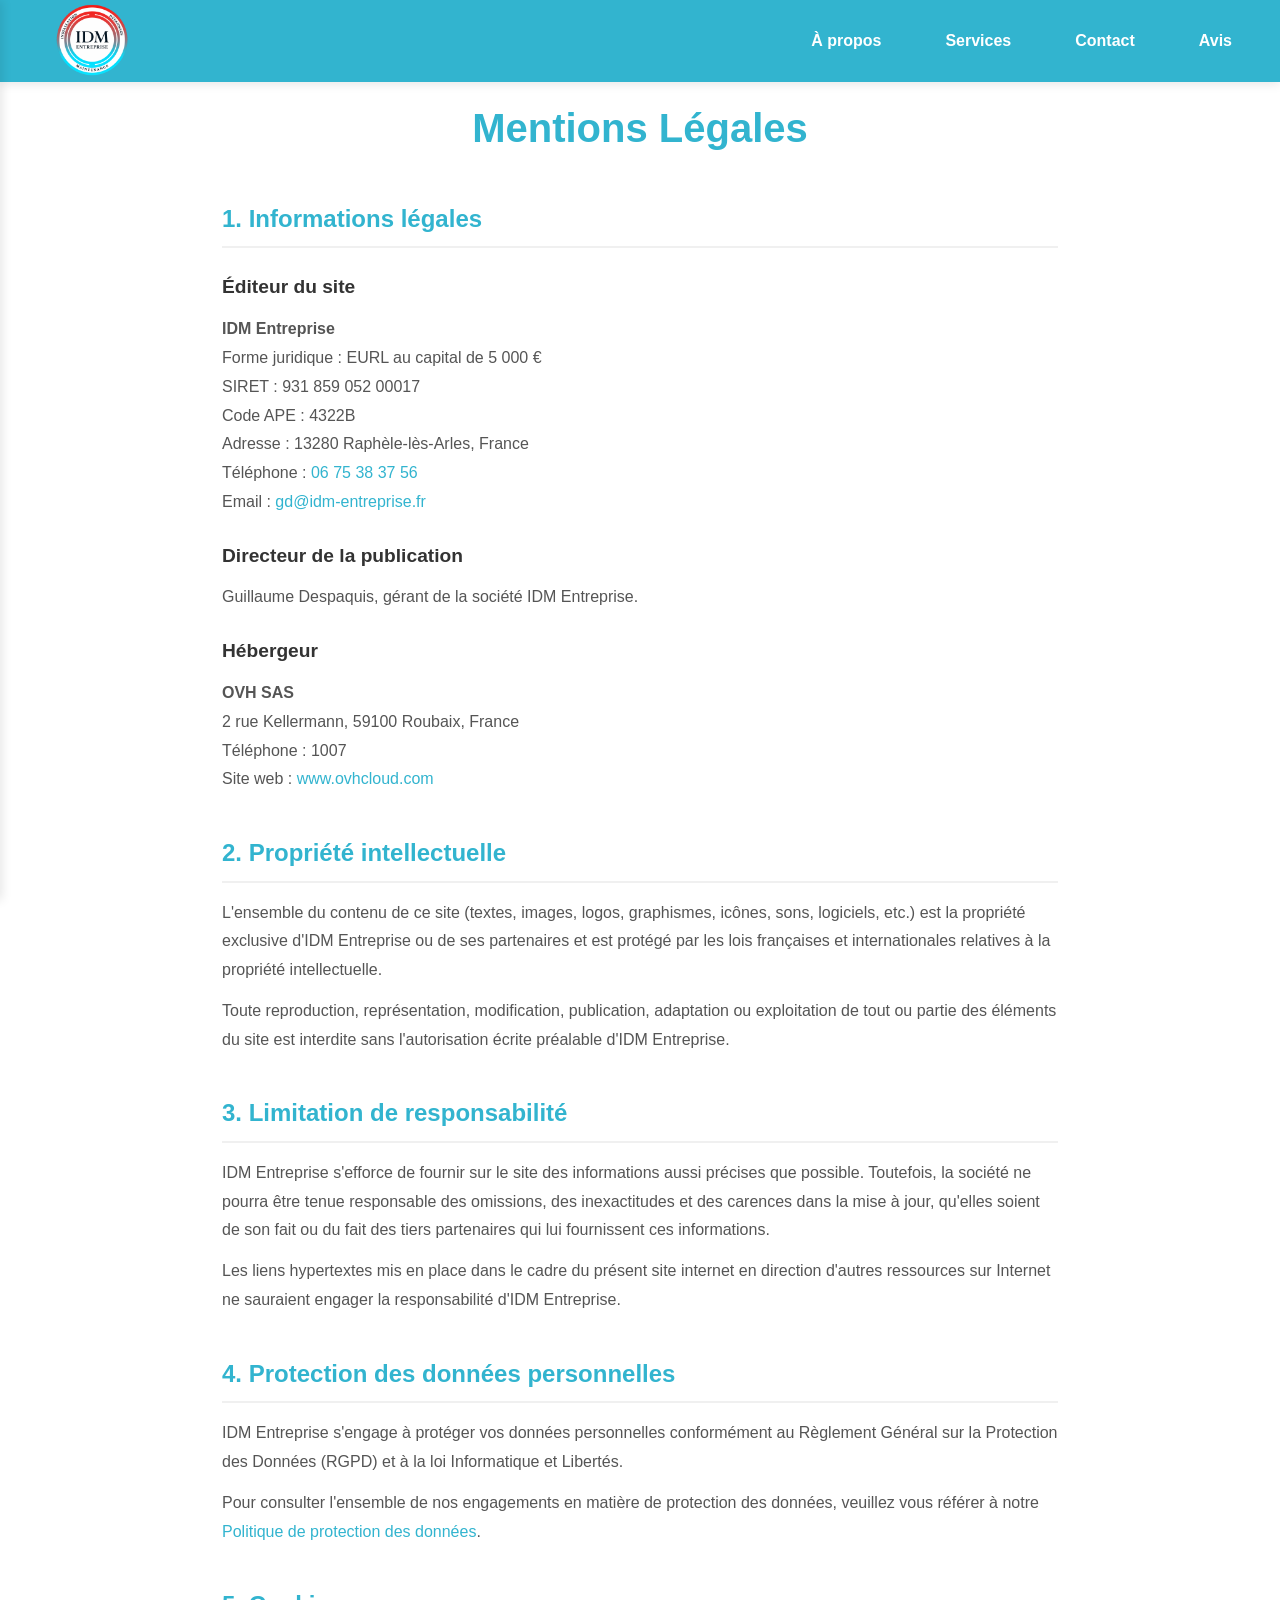
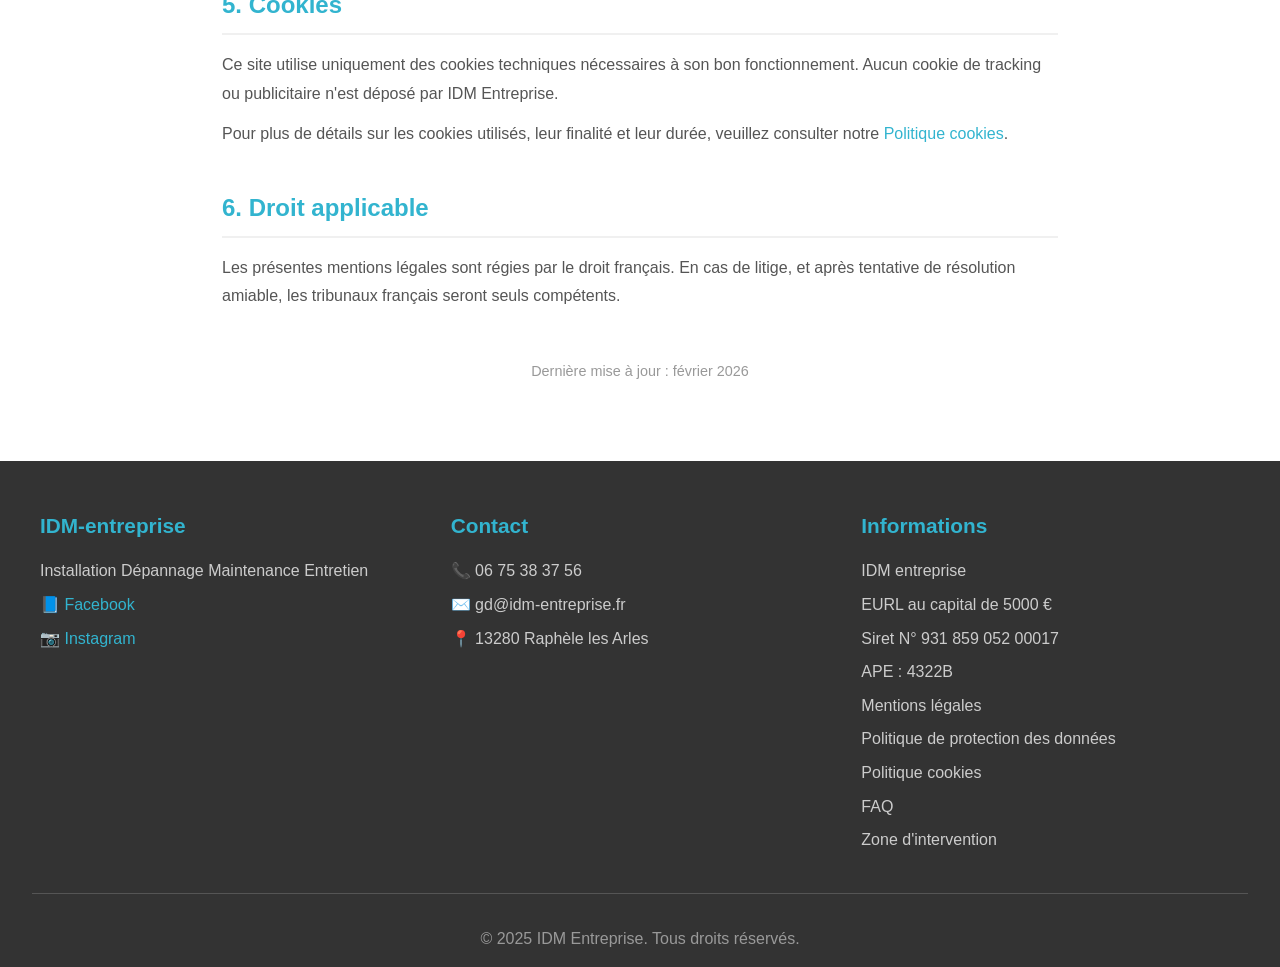
<file: mentions-legales.html>
<!DOCTYPE html>
<html lang="fr">
<head>
    <meta charset="UTF-8">
    <meta name="viewport" content="width=device-width, initial-scale=1.0">
    <title>Mentions Légales - IDM Entreprise</title>
    <meta name="description" content="Mentions légales et politique de confidentialité du site IDM Entreprise - Climatisation Arles.">
    <meta name="robots" content="noindex, follow">

    <!-- Favicon -->
    <link rel="icon" type="image/x-icon" href="favicon.ico">
    <link rel="apple-touch-icon" sizes="180x180" href="logo-idm-entreprise-optimized.png">
    <link rel="icon" type="image/png" sizes="32x32" href="logo-idm-entreprise-optimized.png">
    <link rel="icon" type="image/png" sizes="16x16" href="logo-idm-entreprise-optimized.png">

    <meta property="og:title" content="Mentions Légales - IDM Entreprise">
    <meta property="og:url" content="https://idm-entreprise.fr/mentions-legales.html">
    <meta property="og:type" content="website">
    <meta property="og:locale" content="fr_FR">

    <link rel="canonical" href="https://idm-entreprise.fr/mentions-legales.html">
    <meta name="theme-color" content="#32b4cf">
    <link rel="manifest" href="manifest.json">

    <!-- CSS -->
    <link rel="stylesheet" href="css/style.css">
    <style>
        .legal-content {
            max-width: 900px;
            margin: 0 auto;
            padding: 6rem 2rem 4rem;
        }
        .legal-content h1 {
            font-size: 2.5rem;
            color: #32b4cf;
            margin-bottom: 2rem;
            text-align: center;
        }
        .legal-content h2 {
            font-size: 1.5rem;
            color: #32b4cf;
            margin: 2.5rem 0 1rem;
            padding-bottom: 0.5rem;
            border-bottom: 2px solid #f0f0f0;
        }
        .legal-content h3 {
            font-size: 1.2rem;
            color: #333;
            margin: 1.5rem 0 0.75rem;
        }
        .legal-content p, .legal-content li {
            font-size: 1rem;
            line-height: 1.8;
            color: #555;
            margin-bottom: 0.75rem;
        }
        .legal-content ul {
            margin-left: 1.5rem;
            margin-bottom: 1rem;
        }
        .legal-content a {
            color: #32b4cf;
            text-decoration: none;
        }
        .legal-content a:hover {
            text-decoration: underline;
        }
        @media (max-width: 768px) {
            .legal-content {
                padding: 5rem 1rem 3rem;
            }
            .legal-content h1 {
                font-size: 2rem;
            }
        }
    </style>
</head>
<body>
    <!-- Navigation -->
    <nav class="navbar">
        <div class="logo" role="button" tabindex="0" aria-label="Retour à l'accueil">
            <a href="index.html">
                <img src="logo-idm-entreprise-optimized.png" alt="Logo IDM Entreprise - Retour à l'accueil" class="logo-navbar" loading="eager">
            </a>
        </div>
        <ul class="nav-links" role="navigation" aria-label="Menu principal">
            <li><a href="about.html" aria-label="À propos">À propos</a></li>
            <li><a href="services.html" aria-label="Services">Services</a></li>
            <li><a href="contact.html" aria-label="Contact">Contact</a></li>
            <li><a href="avis.html" aria-label="Avis clients">Avis</a></li>
        </ul>
        <button class="burger" onclick="toggleSidebar()" aria-label="Ouvrir le menu mobile" aria-expanded="false">
            <span aria-hidden="true"></span>
            <span aria-hidden="true"></span>
            <span aria-hidden="true"></span>
        </button>
    </nav>

    <!-- Sidebar -->
    <div class="sidebar" id="sidebar">
        <div class="sidebar-header">
            <div class="sidebar-logo">
                <a href="index.html" onclick="closeSidebar();">
                    <img src="logo-idm-entreprise-optimized.png" alt="Logo IDM Entreprise" class="logo-navbar">
                </a>
            </div>
        </div>
        <div class="sidebar-links">
            <a href="about.html" onclick="closeSidebar();">À propos</a>
            <a href="services.html" onclick="closeSidebar();">Services</a>
            <a href="contact.html" onclick="closeSidebar();">Contact</a>
            <a href="avis.html" onclick="closeSidebar();">Avis</a>
        </div>
    </div>
    <div class="overlay" id="overlay" onclick="closeSidebar()"></div>

    <!-- Contenu Mentions Légales -->
    <div class="legal-content">
        <h1>Mentions Légales</h1>

        <h2>1. Informations légales</h2>
        <h3>Éditeur du site</h3>
        <p>
            <strong>IDM Entreprise</strong><br>
            Forme juridique : EURL au capital de 5 000 €<br>
            SIRET : 931 859 052 00017<br>
            Code APE : 4322B<br>
            Adresse : 13280 Raphèle-lès-Arles, France<br>
            Téléphone : <a href="tel:0675383756">06 75 38 37 56</a><br>
            Email : <a href="mailto:gd@idm-entreprise.fr">gd@idm-entreprise.fr</a>
        </p>

        <h3>Directeur de la publication</h3>
        <p>Guillaume Despaquis, gérant de la société IDM Entreprise.</p>

        <h3>Hébergeur</h3>
        <p>
            <strong>OVH SAS</strong><br>
            2 rue Kellermann, 59100 Roubaix, France<br>
            Téléphone : 1007<br>
            Site web : <a href="https://www.ovhcloud.com" target="_blank" rel="noopener noreferrer">www.ovhcloud.com</a>
        </p>

        <h2>2. Propriété intellectuelle</h2>
        <p>L'ensemble du contenu de ce site (textes, images, logos, graphismes, icônes, sons, logiciels, etc.) est la propriété exclusive d'IDM Entreprise ou de ses partenaires et est protégé par les lois françaises et internationales relatives à la propriété intellectuelle.</p>
        <p>Toute reproduction, représentation, modification, publication, adaptation ou exploitation de tout ou partie des éléments du site est interdite sans l'autorisation écrite préalable d'IDM Entreprise.</p>

        <h2>3. Limitation de responsabilité</h2>
        <p>IDM Entreprise s'efforce de fournir sur le site des informations aussi précises que possible. Toutefois, la société ne pourra être tenue responsable des omissions, des inexactitudes et des carences dans la mise à jour, qu'elles soient de son fait ou du fait des tiers partenaires qui lui fournissent ces informations.</p>
        <p>Les liens hypertextes mis en place dans le cadre du présent site internet en direction d'autres ressources sur Internet ne sauraient engager la responsabilité d'IDM Entreprise.</p>

        <h2>4. Protection des données personnelles</h2>
        <p>IDM Entreprise s'engage à protéger vos données personnelles conformément au Règlement Général sur la Protection des Données (RGPD) et à la loi Informatique et Libertés.</p>
        <p>Pour consulter l'ensemble de nos engagements en matière de protection des données, veuillez vous référer à notre <a href="politique-confidentialite.html">Politique de protection des données</a>.</p>

        <h2>5. Cookies</h2>
        <p>Ce site utilise uniquement des cookies techniques nécessaires à son bon fonctionnement. Aucun cookie de tracking ou publicitaire n'est déposé par IDM Entreprise.</p>
        <p>Pour plus de détails sur les cookies utilisés, leur finalité et leur durée, veuillez consulter notre <a href="politique-cookies.html">Politique cookies</a>.</p>

        <h2>6. Droit applicable</h2>
        <p>Les présentes mentions légales sont régies par le droit français. En cas de litige, et après tentative de résolution amiable, les tribunaux français seront seuls compétents.</p>

        <p style="margin-top: 3rem; color: #999; text-align: center; font-size: 0.9rem;">Dernière mise à jour : février 2026</p>
    </div>

    <!-- Footer -->
    <footer class="footer">
        <div class="footer-content">
            <div class="footer-column">
                <h3>IDM-entreprise</h3>
                <p>Installation Dépannage Maintenance Entretien</p>
                <a href="https://www.facebook.com/people/IDM-entreprise/61566263677017/" target="_blank" style="color: #32b4cf;">📘 Facebook</a>
                <a href="https://www.instagram.com/idmentreprise" target="_blank" style="color: #32b4cf;">📷 Instagram</a>
            </div>
            <div class="footer-column">
                <h3>Contact</h3>
                <a href="tel:0675383756">📞 06 75 38 37 56</a>
                <a href="mailto:gd@idm-entreprise.fr">✉️ gd@idm-entreprise.fr</a>
                <p>📍 13280 Raphèle les Arles</p>
            </div>
            <div class="footer-column">
                <h3>Informations</h3>
                <p>IDM entreprise</p>
                <p>EURL au capital de 5000 €</p>
                <p>Siret N° 931 859 052 00017</p>
                <p>APE : 4322B</p>
                <a href="mentions-legales.html">Mentions légales</a>
                <a href="politique-confidentialite.html">Politique de protection des données</a>
                <a href="politique-cookies.html">Politique cookies</a>
                <a href="faq.html">FAQ</a>
                <a href="zone-intervention.html">Zone d'intervention</a>
            </div>
        </div>
        <div class="footer-bottom">
            <p>&copy; 2025 IDM Entreprise. Tous droits réservés.</p>
        </div>
    </footer>

    <script src="js/script.js"></script>
</body>
</html>
</file>
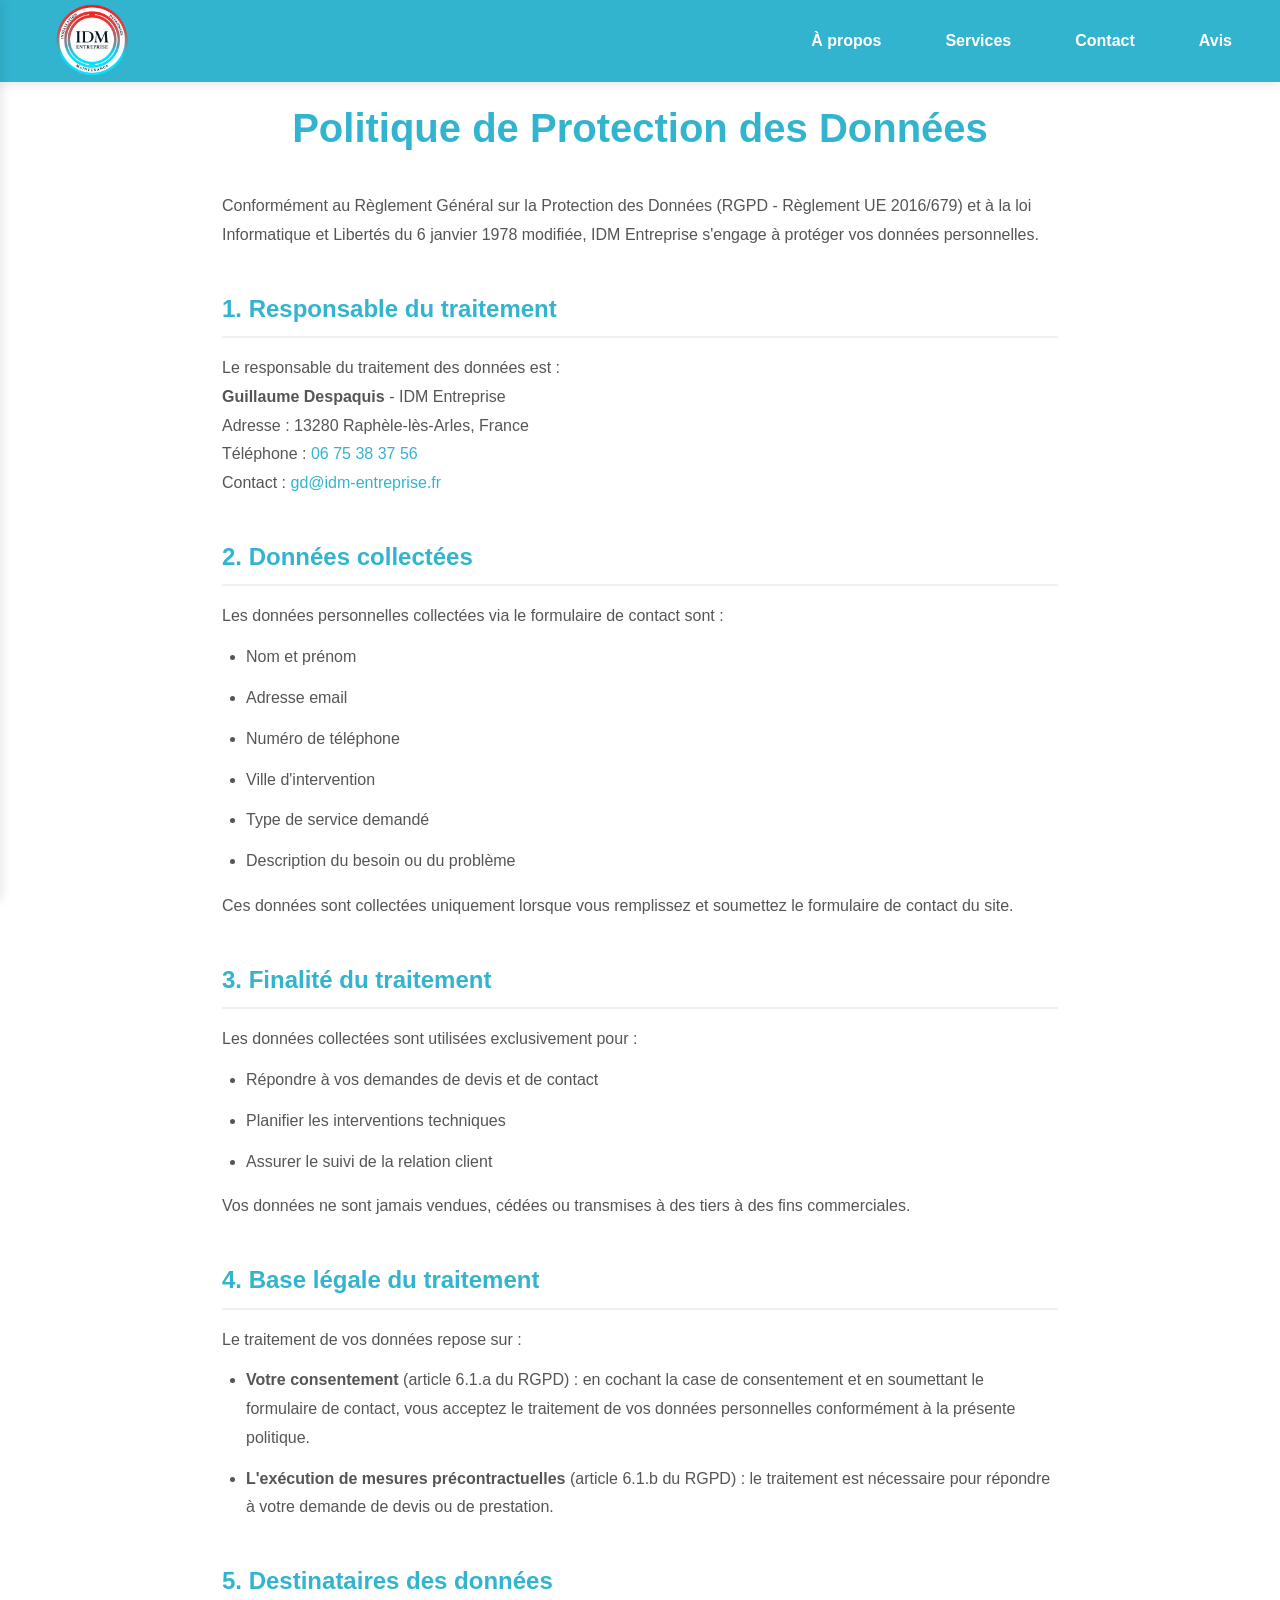
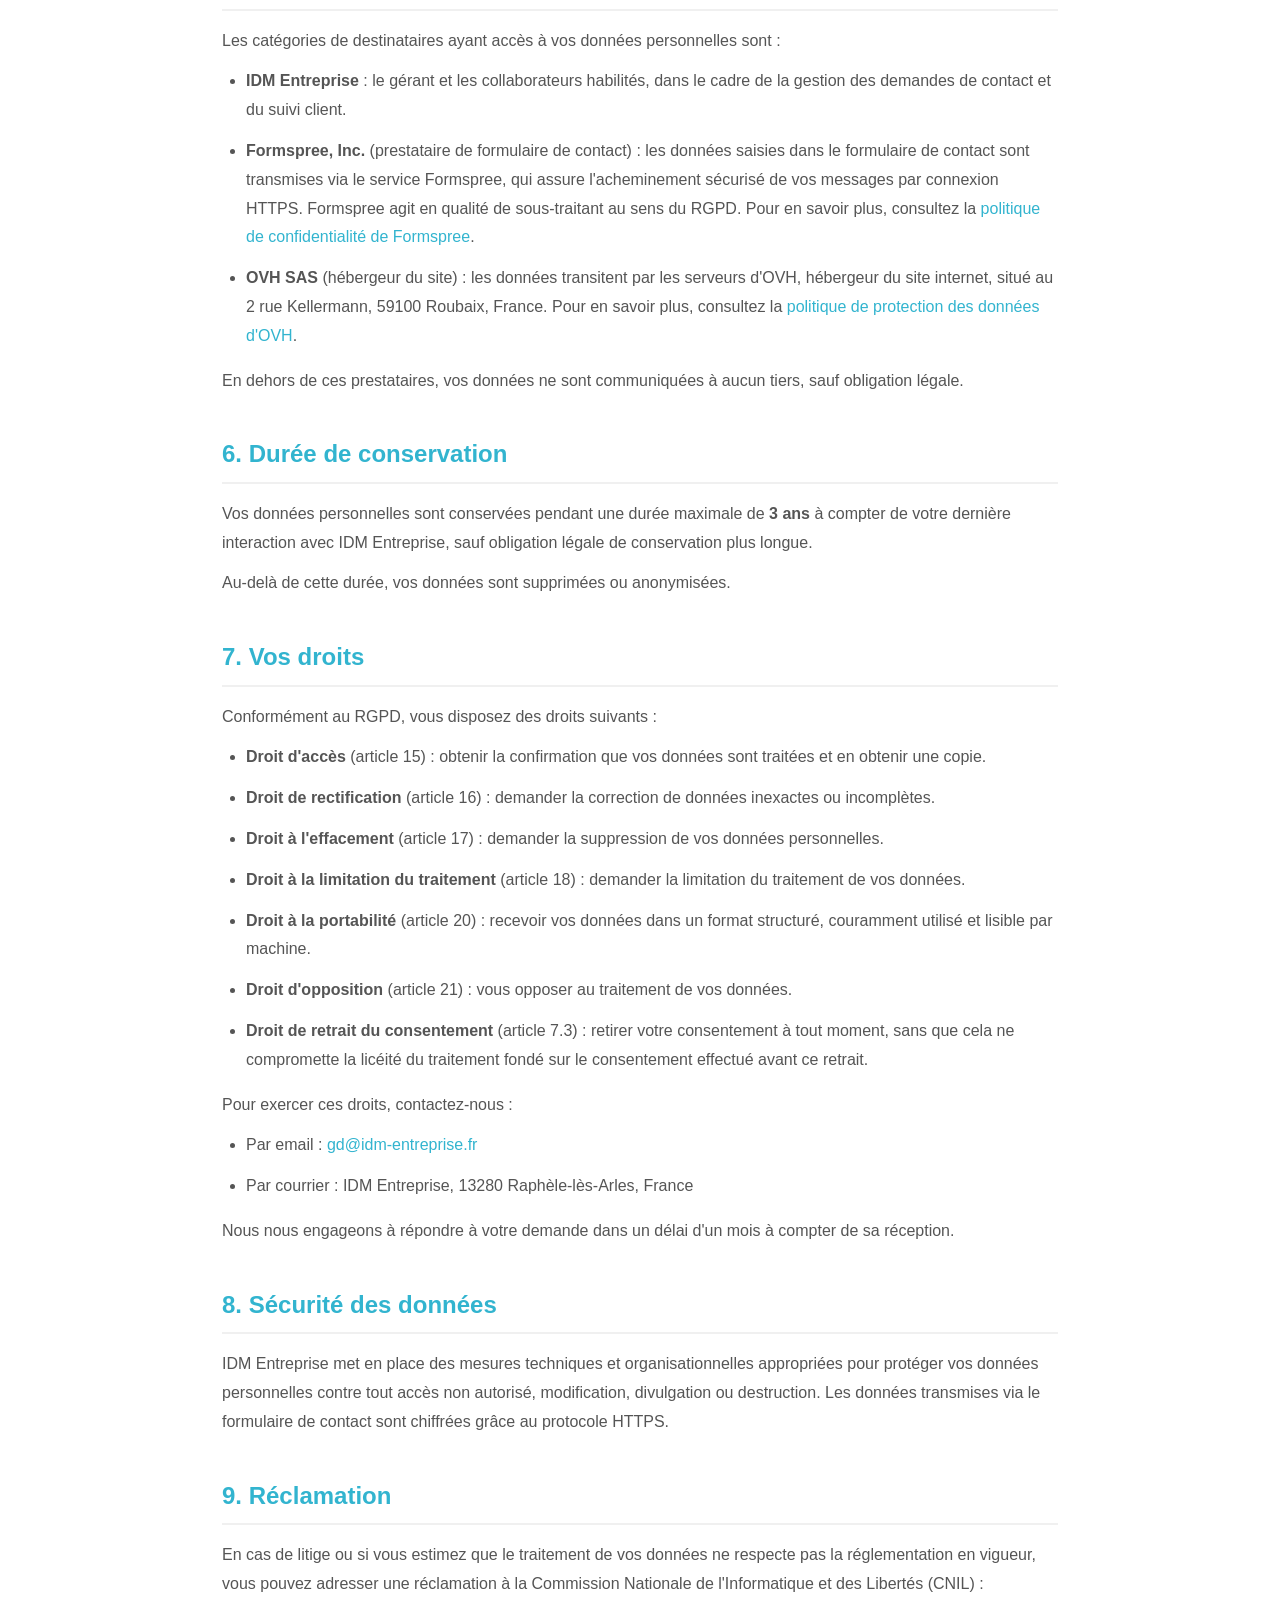
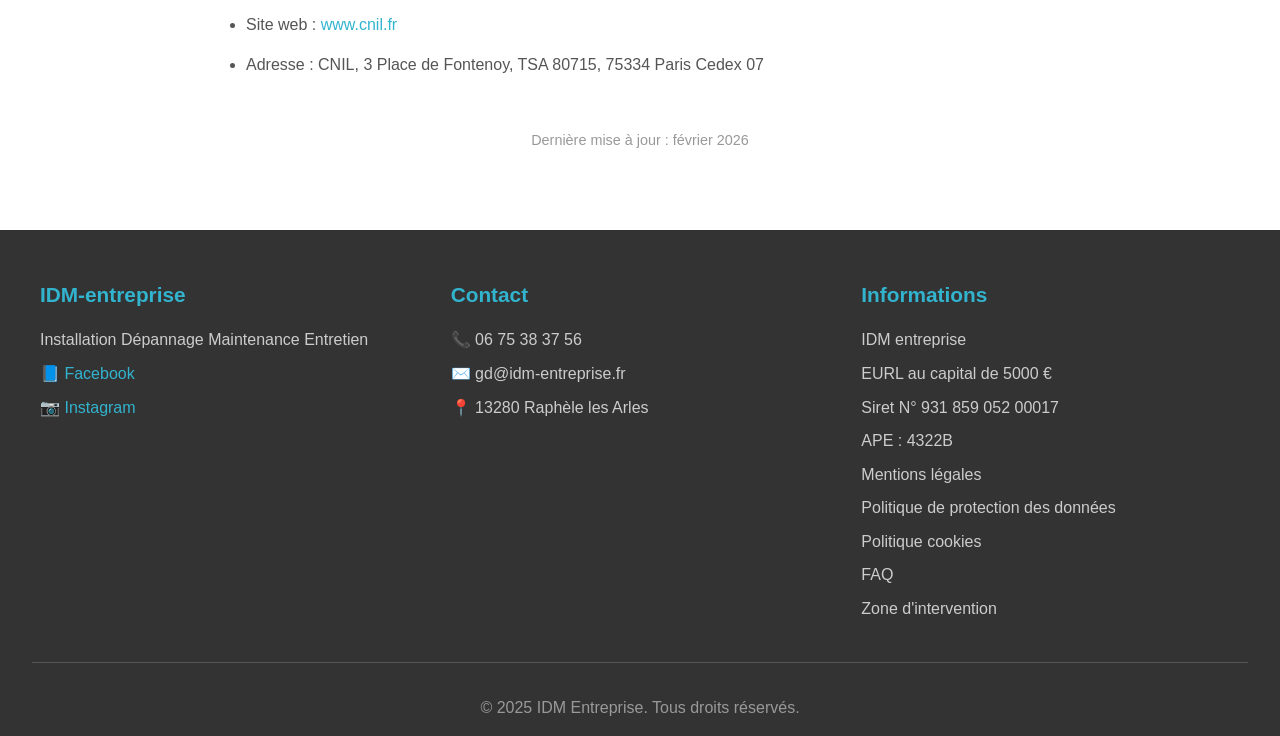
<file: politique-confidentialite.html>
<!DOCTYPE html>
<html lang="fr">
<head>
    <meta charset="UTF-8">
    <meta name="viewport" content="width=device-width, initial-scale=1.0">
    <title>Politique de Protection des Données - IDM Entreprise</title>
    <meta name="description" content="Politique de protection des données personnelles (RGPD) du site IDM Entreprise - Climatisation Arles.">
    <meta name="robots" content="noindex, follow">

    <!-- Favicon -->
    <link rel="icon" type="image/x-icon" href="favicon.ico">
    <link rel="apple-touch-icon" sizes="180x180" href="logo-idm-entreprise-optimized.png">
    <link rel="icon" type="image/png" sizes="32x32" href="logo-idm-entreprise-optimized.png">
    <link rel="icon" type="image/png" sizes="16x16" href="logo-idm-entreprise-optimized.png">

    <meta property="og:title" content="Politique de Protection des Données - IDM Entreprise">
    <meta property="og:url" content="https://idm-entreprise.fr/politique-confidentialite.html">
    <meta property="og:type" content="website">
    <meta property="og:locale" content="fr_FR">

    <link rel="canonical" href="https://idm-entreprise.fr/politique-confidentialite.html">
    <meta name="theme-color" content="#32b4cf">
    <link rel="manifest" href="manifest.json">

    <!-- CSS -->
    <link rel="stylesheet" href="css/style.css">
    <style>
        .legal-content {
            max-width: 900px;
            margin: 0 auto;
            padding: 6rem 2rem 4rem;
        }
        .legal-content h1 {
            font-size: 2.5rem;
            color: #32b4cf;
            margin-bottom: 2rem;
            text-align: center;
        }
        .legal-content h2 {
            font-size: 1.5rem;
            color: #32b4cf;
            margin: 2.5rem 0 1rem;
            padding-bottom: 0.5rem;
            border-bottom: 2px solid #f0f0f0;
        }
        .legal-content h3 {
            font-size: 1.2rem;
            color: #333;
            margin: 1.5rem 0 0.75rem;
        }
        .legal-content p, .legal-content li {
            font-size: 1rem;
            line-height: 1.8;
            color: #555;
            margin-bottom: 0.75rem;
        }
        .legal-content ul {
            margin-left: 1.5rem;
            margin-bottom: 1rem;
        }
        .legal-content a {
            color: #32b4cf;
            text-decoration: none;
        }
        .legal-content a:hover {
            text-decoration: underline;
        }
        @media (max-width: 768px) {
            .legal-content {
                padding: 5rem 1rem 3rem;
            }
            .legal-content h1 {
                font-size: 2rem;
            }
        }
    </style>
</head>
<body>
    <!-- Navigation -->
    <nav class="navbar">
        <div class="logo" role="button" tabindex="0" aria-label="Retour à l'accueil">
            <a href="index.html">
                <img src="logo-idm-entreprise-optimized.png" alt="Logo IDM Entreprise - Retour à l'accueil" class="logo-navbar" loading="eager">
            </a>
        </div>
        <ul class="nav-links" role="navigation" aria-label="Menu principal">
            <li><a href="about.html" aria-label="À propos">À propos</a></li>
            <li><a href="services.html" aria-label="Services">Services</a></li>
            <li><a href="contact.html" aria-label="Contact">Contact</a></li>
            <li><a href="avis.html" aria-label="Avis clients">Avis</a></li>
        </ul>
        <button class="burger" onclick="toggleSidebar()" aria-label="Ouvrir le menu mobile" aria-expanded="false">
            <span aria-hidden="true"></span>
            <span aria-hidden="true"></span>
            <span aria-hidden="true"></span>
        </button>
    </nav>

    <!-- Sidebar -->
    <div class="sidebar" id="sidebar">
        <div class="sidebar-header">
            <div class="sidebar-logo">
                <a href="index.html" onclick="closeSidebar();">
                    <img src="logo-idm-entreprise-optimized.png" alt="Logo IDM Entreprise" class="logo-navbar">
                </a>
            </div>
        </div>
        <div class="sidebar-links">
            <a href="about.html" onclick="closeSidebar();">À propos</a>
            <a href="services.html" onclick="closeSidebar();">Services</a>
            <a href="contact.html" onclick="closeSidebar();">Contact</a>
            <a href="avis.html" onclick="closeSidebar();">Avis</a>
        </div>
    </div>
    <div class="overlay" id="overlay" onclick="closeSidebar()"></div>

    <!-- Contenu Politique de Protection des Données -->
    <div class="legal-content">
        <h1>Politique de Protection des Données</h1>

        <p>Conformément au Règlement Général sur la Protection des Données (RGPD - Règlement UE 2016/679) et à la loi Informatique et Libertés du 6 janvier 1978 modifiée, IDM Entreprise s'engage à protéger vos données personnelles.</p>

        <h2>1. Responsable du traitement</h2>
        <p>Le responsable du traitement des données est :<br>
        <strong>Guillaume Despaquis</strong> - IDM Entreprise<br>
        Adresse : 13280 Raphèle-lès-Arles, France<br>
        Téléphone : <a href="tel:0675383756">06 75 38 37 56</a><br>
        Contact : <a href="mailto:gd@idm-entreprise.fr">gd@idm-entreprise.fr</a></p>

        <h2>2. Données collectées</h2>
        <p>Les données personnelles collectées via le formulaire de contact sont :</p>
        <ul>
            <li>Nom et prénom</li>
            <li>Adresse email</li>
            <li>Numéro de téléphone</li>
            <li>Ville d'intervention</li>
            <li>Type de service demandé</li>
            <li>Description du besoin ou du problème</li>
        </ul>
        <p>Ces données sont collectées uniquement lorsque vous remplissez et soumettez le formulaire de contact du site.</p>

        <h2>3. Finalité du traitement</h2>
        <p>Les données collectées sont utilisées exclusivement pour :</p>
        <ul>
            <li>Répondre à vos demandes de devis et de contact</li>
            <li>Planifier les interventions techniques</li>
            <li>Assurer le suivi de la relation client</li>
        </ul>
        <p>Vos données ne sont jamais vendues, cédées ou transmises à des tiers à des fins commerciales.</p>

        <h2>4. Base légale du traitement</h2>
        <p>Le traitement de vos données repose sur :</p>
        <ul>
            <li><strong>Votre consentement</strong> (article 6.1.a du RGPD) : en cochant la case de consentement et en soumettant le formulaire de contact, vous acceptez le traitement de vos données personnelles conformément à la présente politique.</li>
            <li><strong>L'exécution de mesures précontractuelles</strong> (article 6.1.b du RGPD) : le traitement est nécessaire pour répondre à votre demande de devis ou de prestation.</li>
        </ul>

        <h2>5. Destinataires des données</h2>
        <p>Les catégories de destinataires ayant accès à vos données personnelles sont :</p>
        <ul>
            <li><strong>IDM Entreprise</strong> : le gérant et les collaborateurs habilités, dans le cadre de la gestion des demandes de contact et du suivi client.</li>
            <li><strong>Formspree, Inc.</strong> (prestataire de formulaire de contact) : les données saisies dans le formulaire de contact sont transmises via le service Formspree, qui assure l'acheminement sécurisé de vos messages par connexion HTTPS. Formspree agit en qualité de sous-traitant au sens du RGPD. Pour en savoir plus, consultez la <a href="https://formspree.io/legal/privacy-policy" target="_blank" rel="noopener noreferrer">politique de confidentialité de Formspree</a>.</li>
            <li><strong>OVH SAS</strong> (hébergeur du site) : les données transitent par les serveurs d'OVH, hébergeur du site internet, situé au 2 rue Kellermann, 59100 Roubaix, France. Pour en savoir plus, consultez la <a href="https://www.ovhcloud.com/fr/personal-data-protection/" target="_blank" rel="noopener noreferrer">politique de protection des données d'OVH</a>.</li>
        </ul>
        <p>En dehors de ces prestataires, vos données ne sont communiquées à aucun tiers, sauf obligation légale.</p>

        <h2>6. Durée de conservation</h2>
        <p>Vos données personnelles sont conservées pendant une durée maximale de <strong>3 ans</strong> à compter de votre dernière interaction avec IDM Entreprise, sauf obligation légale de conservation plus longue.</p>
        <p>Au-delà de cette durée, vos données sont supprimées ou anonymisées.</p>

        <h2>7. Vos droits</h2>
        <p>Conformément au RGPD, vous disposez des droits suivants :</p>
        <ul>
            <li><strong>Droit d'accès</strong> (article 15) : obtenir la confirmation que vos données sont traitées et en obtenir une copie.</li>
            <li><strong>Droit de rectification</strong> (article 16) : demander la correction de données inexactes ou incomplètes.</li>
            <li><strong>Droit à l'effacement</strong> (article 17) : demander la suppression de vos données personnelles.</li>
            <li><strong>Droit à la limitation du traitement</strong> (article 18) : demander la limitation du traitement de vos données.</li>
            <li><strong>Droit à la portabilité</strong> (article 20) : recevoir vos données dans un format structuré, couramment utilisé et lisible par machine.</li>
            <li><strong>Droit d'opposition</strong> (article 21) : vous opposer au traitement de vos données.</li>
            <li><strong>Droit de retrait du consentement</strong> (article 7.3) : retirer votre consentement à tout moment, sans que cela ne compromette la licéité du traitement fondé sur le consentement effectué avant ce retrait.</li>
        </ul>
        <p>Pour exercer ces droits, contactez-nous :</p>
        <ul>
            <li>Par email : <a href="mailto:gd@idm-entreprise.fr">gd@idm-entreprise.fr</a></li>
            <li>Par courrier : IDM Entreprise, 13280 Raphèle-lès-Arles, France</li>
        </ul>
        <p>Nous nous engageons à répondre à votre demande dans un délai d'un mois à compter de sa réception.</p>

        <h2>8. Sécurité des données</h2>
        <p>IDM Entreprise met en place des mesures techniques et organisationnelles appropriées pour protéger vos données personnelles contre tout accès non autorisé, modification, divulgation ou destruction. Les données transmises via le formulaire de contact sont chiffrées grâce au protocole HTTPS.</p>

        <h2>9. Réclamation</h2>
        <p>En cas de litige ou si vous estimez que le traitement de vos données ne respecte pas la réglementation en vigueur, vous pouvez adresser une réclamation à la Commission Nationale de l'Informatique et des Libertés (CNIL) :</p>
        <ul>
            <li>Site web : <a href="https://www.cnil.fr" target="_blank" rel="noopener noreferrer">www.cnil.fr</a></li>
            <li>Adresse : CNIL, 3 Place de Fontenoy, TSA 80715, 75334 Paris Cedex 07</li>
        </ul>

        <p style="margin-top: 3rem; color: #999; text-align: center; font-size: 0.9rem;">Dernière mise à jour : février 2026</p>
    </div>

    <!-- Footer -->
    <footer class="footer">
        <div class="footer-content">
            <div class="footer-column">
                <h3>IDM-entreprise</h3>
                <p>Installation Dépannage Maintenance Entretien</p>
                <a href="https://www.facebook.com/people/IDM-entreprise/61566263677017/" target="_blank" style="color: #32b4cf;">📘 Facebook</a>
                <a href="https://www.instagram.com/idmentreprise" target="_blank" style="color: #32b4cf;">📷 Instagram</a>
            </div>
            <div class="footer-column">
                <h3>Contact</h3>
                <a href="tel:0675383756">📞 06 75 38 37 56</a>
                <a href="mailto:gd@idm-entreprise.fr">✉️ gd@idm-entreprise.fr</a>
                <p>📍 13280 Raphèle les Arles</p>
            </div>
            <div class="footer-column">
                <h3>Informations</h3>
                <p>IDM entreprise</p>
                <p>EURL au capital de 5000 €</p>
                <p>Siret N° 931 859 052 00017</p>
                <p>APE : 4322B</p>
                <a href="mentions-legales.html">Mentions légales</a>
                <a href="politique-confidentialite.html">Politique de protection des données</a>
                <a href="politique-cookies.html">Politique cookies</a>
                <a href="faq.html">FAQ</a>
                <a href="zone-intervention.html">Zone d'intervention</a>
            </div>
        </div>
        <div class="footer-bottom">
            <p>&copy; 2025 IDM Entreprise. Tous droits réservés.</p>
        </div>
    </footer>

    <script src="js/script.js"></script>
</body>
</html>
</file>
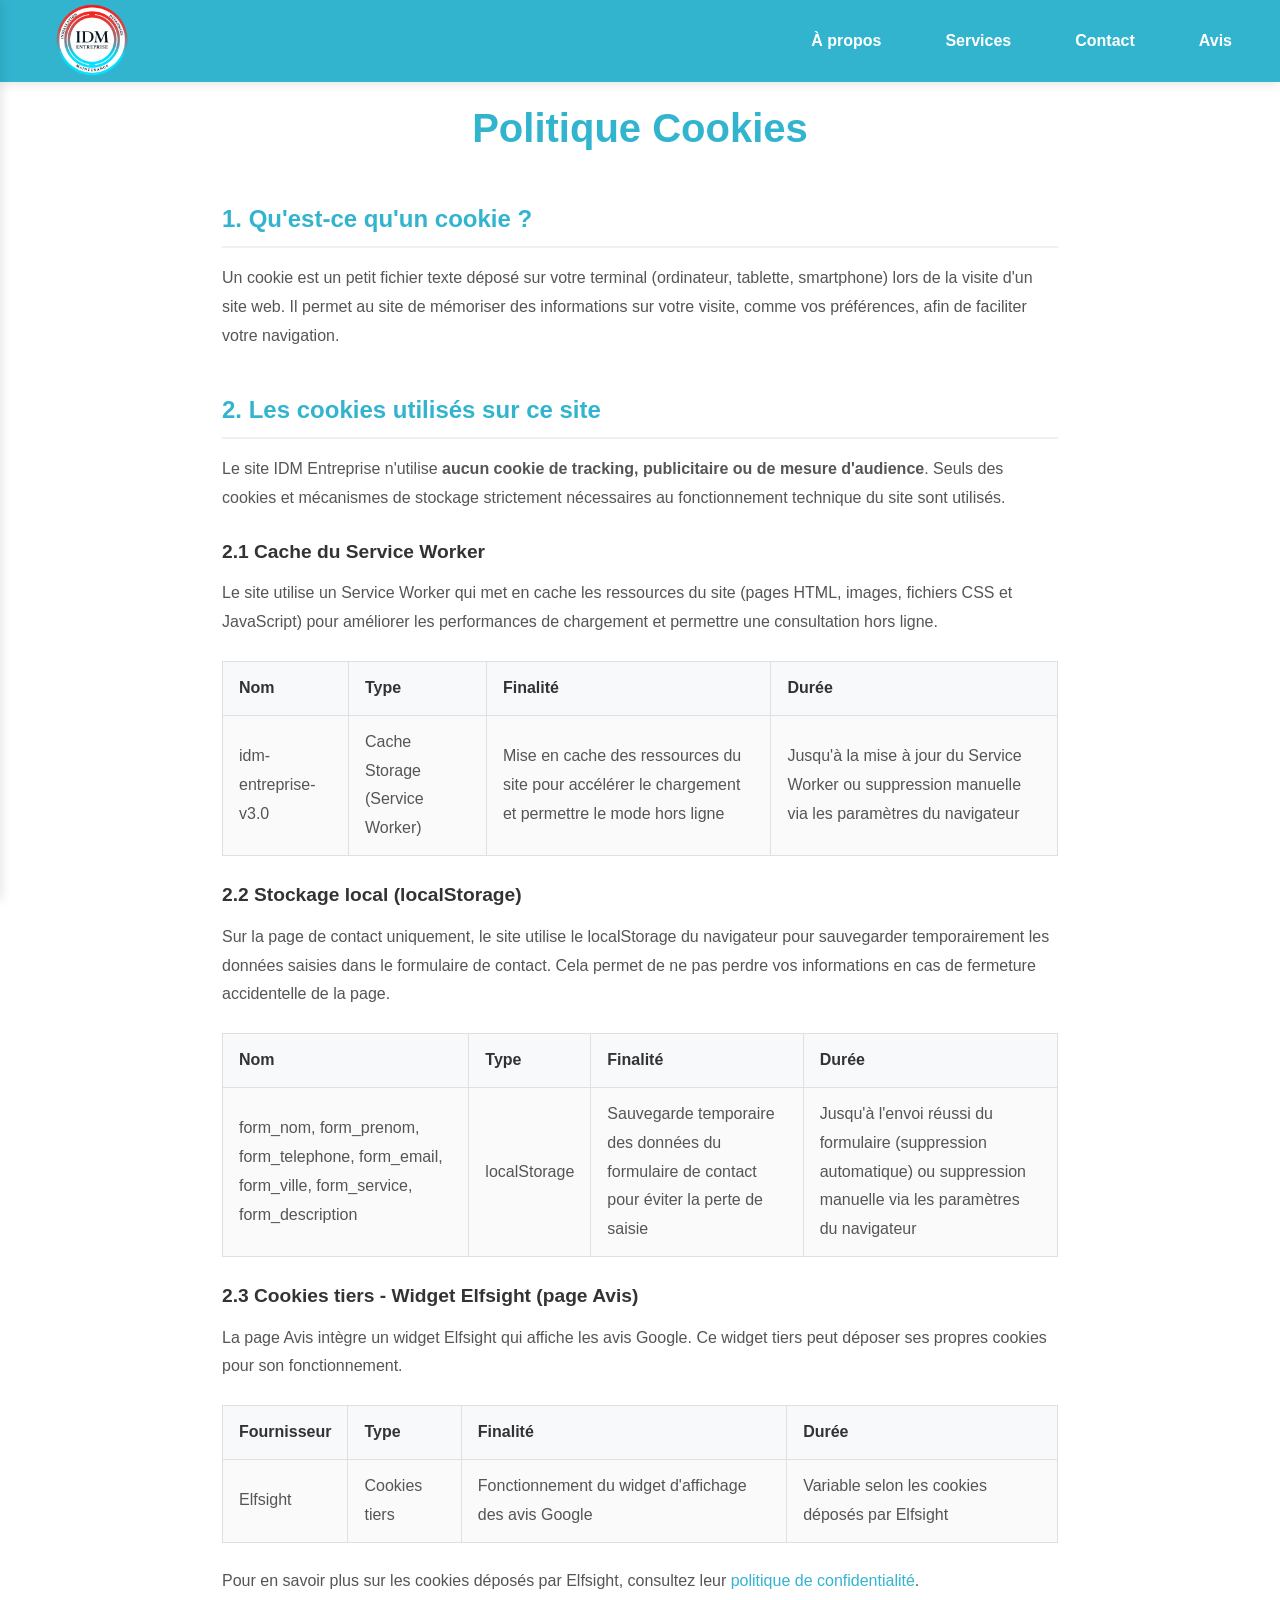
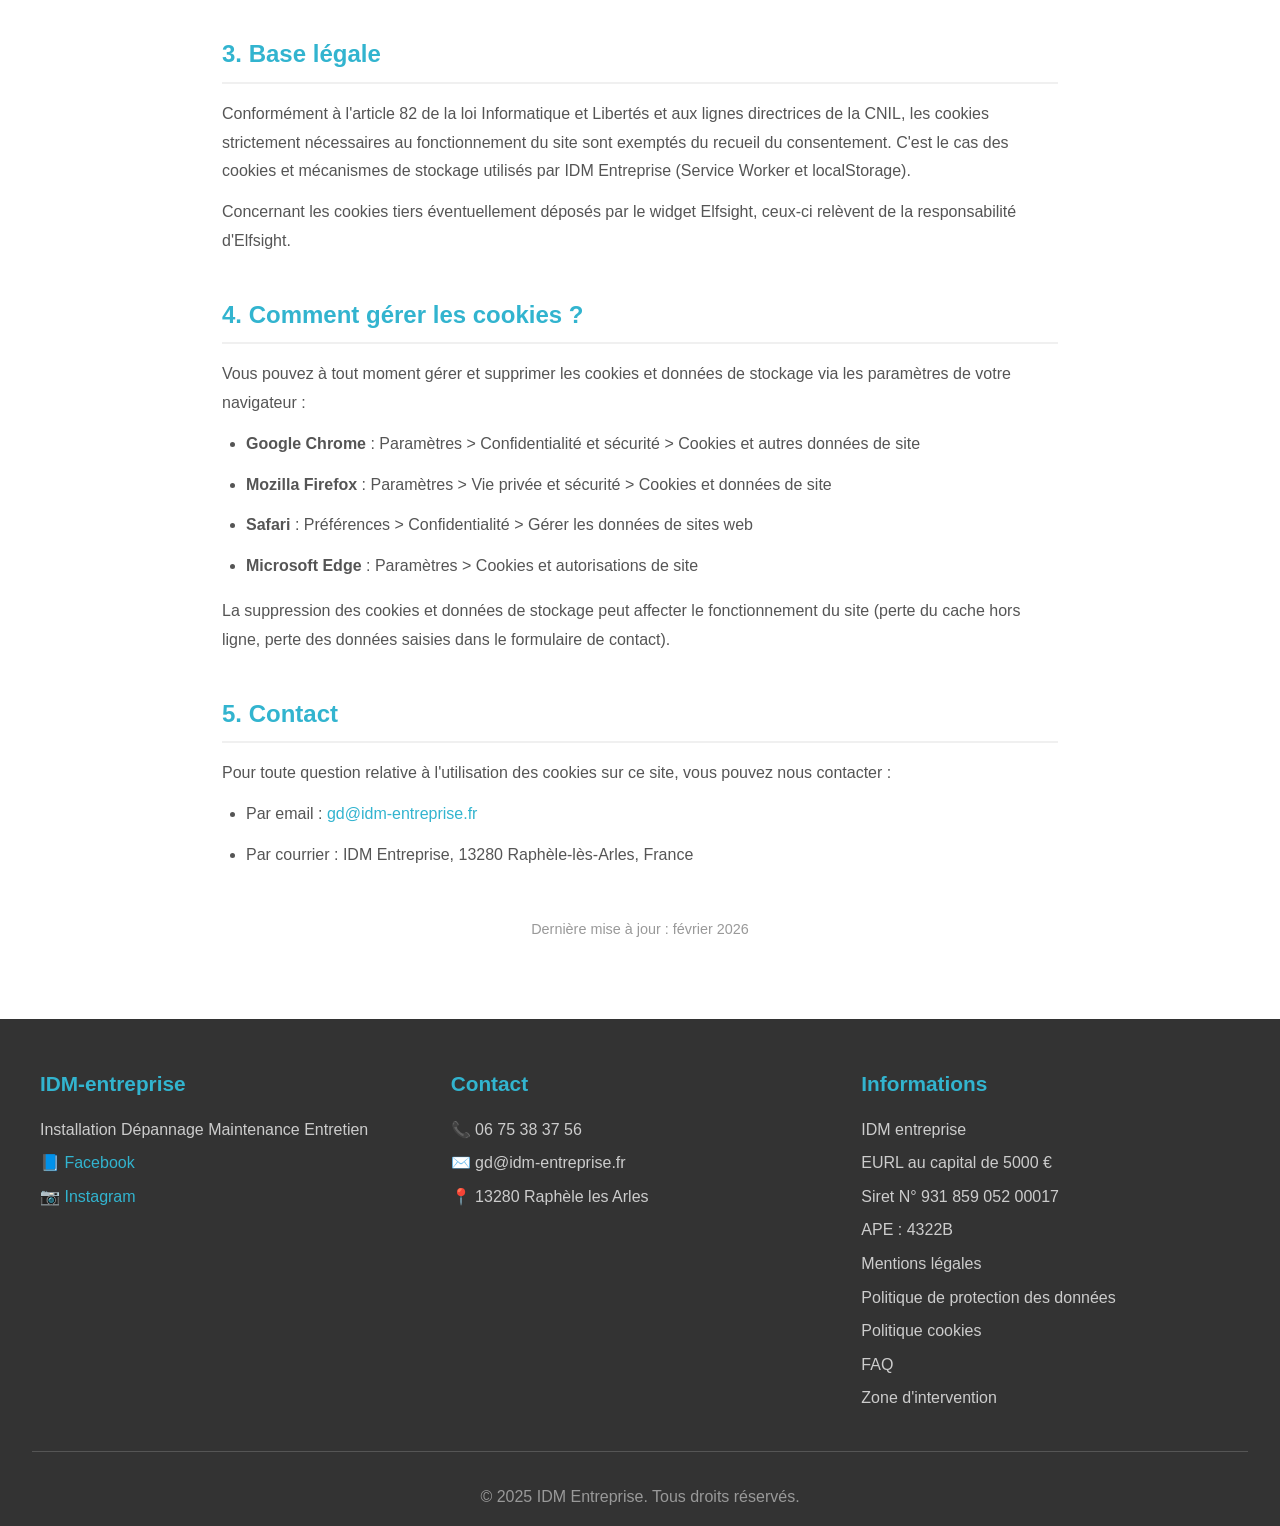
<file: politique-cookies.html>
<!DOCTYPE html>
<html lang="fr">
<head>
    <meta charset="UTF-8">
    <meta name="viewport" content="width=device-width, initial-scale=1.0">
    <title>Politique Cookies - IDM Entreprise</title>
    <meta name="description" content="Politique d'utilisation des cookies du site IDM Entreprise - Climatisation Arles.">
    <meta name="robots" content="noindex, follow">

    <!-- Favicon -->
    <link rel="icon" type="image/x-icon" href="favicon.ico">
    <link rel="apple-touch-icon" sizes="180x180" href="logo-idm-entreprise-optimized.png">
    <link rel="icon" type="image/png" sizes="32x32" href="logo-idm-entreprise-optimized.png">
    <link rel="icon" type="image/png" sizes="16x16" href="logo-idm-entreprise-optimized.png">

    <meta property="og:title" content="Politique Cookies - IDM Entreprise">
    <meta property="og:url" content="https://idm-entreprise.fr/politique-cookies.html">
    <meta property="og:type" content="website">
    <meta property="og:locale" content="fr_FR">

    <link rel="canonical" href="https://idm-entreprise.fr/politique-cookies.html">
    <meta name="theme-color" content="#32b4cf">
    <link rel="manifest" href="manifest.json">

    <!-- CSS -->
    <link rel="stylesheet" href="css/style.css">
    <style>
        .legal-content {
            max-width: 900px;
            margin: 0 auto;
            padding: 6rem 2rem 4rem;
        }
        .legal-content h1 {
            font-size: 2.5rem;
            color: #32b4cf;
            margin-bottom: 2rem;
            text-align: center;
        }
        .legal-content h2 {
            font-size: 1.5rem;
            color: #32b4cf;
            margin: 2.5rem 0 1rem;
            padding-bottom: 0.5rem;
            border-bottom: 2px solid #f0f0f0;
        }
        .legal-content h3 {
            font-size: 1.2rem;
            color: #333;
            margin: 1.5rem 0 0.75rem;
        }
        .legal-content p, .legal-content li, .legal-content td, .legal-content th {
            font-size: 1rem;
            line-height: 1.8;
            color: #555;
            margin-bottom: 0.75rem;
        }
        .legal-content ul {
            margin-left: 1.5rem;
            margin-bottom: 1rem;
        }
        .legal-content a {
            color: #32b4cf;
            text-decoration: none;
        }
        .legal-content a:hover {
            text-decoration: underline;
        }
        .legal-content table {
            width: 100%;
            border-collapse: collapse;
            margin: 1.5rem 0;
        }
        .legal-content th, .legal-content td {
            border: 1px solid #e0e0e0;
            padding: 0.75rem 1rem;
            text-align: left;
        }
        .legal-content th {
            background-color: #f8f9fa;
            color: #333;
            font-weight: 600;
        }
        .legal-content tr:nth-child(even) {
            background-color: #fafafa;
        }
        @media (max-width: 768px) {
            .legal-content {
                padding: 5rem 1rem 3rem;
            }
            .legal-content h1 {
                font-size: 2rem;
            }
            .legal-content table {
                font-size: 0.85rem;
            }
            .legal-content th, .legal-content td {
                padding: 0.5rem;
            }
        }
    </style>
</head>
<body>
    <!-- Navigation -->
    <nav class="navbar">
        <div class="logo" role="button" tabindex="0" aria-label="Retour à l'accueil">
            <a href="index.html">
                <img src="logo-idm-entreprise-optimized.png" alt="Logo IDM Entreprise - Retour à l'accueil" class="logo-navbar" loading="eager">
            </a>
        </div>
        <ul class="nav-links" role="navigation" aria-label="Menu principal">
            <li><a href="about.html" aria-label="À propos">À propos</a></li>
            <li><a href="services.html" aria-label="Services">Services</a></li>
            <li><a href="contact.html" aria-label="Contact">Contact</a></li>
            <li><a href="avis.html" aria-label="Avis clients">Avis</a></li>
        </ul>
        <button class="burger" onclick="toggleSidebar()" aria-label="Ouvrir le menu mobile" aria-expanded="false">
            <span aria-hidden="true"></span>
            <span aria-hidden="true"></span>
            <span aria-hidden="true"></span>
        </button>
    </nav>

    <!-- Sidebar -->
    <div class="sidebar" id="sidebar">
        <div class="sidebar-header">
            <div class="sidebar-logo">
                <a href="index.html" onclick="closeSidebar();">
                    <img src="logo-idm-entreprise-optimized.png" alt="Logo IDM Entreprise" class="logo-navbar">
                </a>
            </div>
        </div>
        <div class="sidebar-links">
            <a href="about.html" onclick="closeSidebar();">À propos</a>
            <a href="services.html" onclick="closeSidebar();">Services</a>
            <a href="contact.html" onclick="closeSidebar();">Contact</a>
            <a href="avis.html" onclick="closeSidebar();">Avis</a>
        </div>
    </div>
    <div class="overlay" id="overlay" onclick="closeSidebar()"></div>

    <!-- Contenu Politique Cookies -->
    <div class="legal-content">
        <h1>Politique Cookies</h1>

        <h2>1. Qu'est-ce qu'un cookie ?</h2>
        <p>Un cookie est un petit fichier texte déposé sur votre terminal (ordinateur, tablette, smartphone) lors de la visite d'un site web. Il permet au site de mémoriser des informations sur votre visite, comme vos préférences, afin de faciliter votre navigation.</p>

        <h2>2. Les cookies utilisés sur ce site</h2>
        <p>Le site IDM Entreprise n'utilise <strong>aucun cookie de tracking, publicitaire ou de mesure d'audience</strong>. Seuls des cookies et mécanismes de stockage strictement nécessaires au fonctionnement technique du site sont utilisés.</p>

        <h3>2.1 Cache du Service Worker</h3>
        <p>Le site utilise un Service Worker qui met en cache les ressources du site (pages HTML, images, fichiers CSS et JavaScript) pour améliorer les performances de chargement et permettre une consultation hors ligne.</p>
        <table>
            <tr>
                <th>Nom</th>
                <th>Type</th>
                <th>Finalité</th>
                <th>Durée</th>
            </tr>
            <tr>
                <td>idm-entreprise-v3.0</td>
                <td>Cache Storage (Service Worker)</td>
                <td>Mise en cache des ressources du site pour accélérer le chargement et permettre le mode hors ligne</td>
                <td>Jusqu'à la mise à jour du Service Worker ou suppression manuelle via les paramètres du navigateur</td>
            </tr>
        </table>

        <h3>2.2 Stockage local (localStorage)</h3>
        <p>Sur la page de contact uniquement, le site utilise le localStorage du navigateur pour sauvegarder temporairement les données saisies dans le formulaire de contact. Cela permet de ne pas perdre vos informations en cas de fermeture accidentelle de la page.</p>
        <table>
            <tr>
                <th>Nom</th>
                <th>Type</th>
                <th>Finalité</th>
                <th>Durée</th>
            </tr>
            <tr>
                <td>form_nom, form_prenom, form_telephone, form_email, form_ville, form_service, form_description</td>
                <td>localStorage</td>
                <td>Sauvegarde temporaire des données du formulaire de contact pour éviter la perte de saisie</td>
                <td>Jusqu'à l'envoi réussi du formulaire (suppression automatique) ou suppression manuelle via les paramètres du navigateur</td>
            </tr>
        </table>

        <h3>2.3 Cookies tiers - Widget Elfsight (page Avis)</h3>
        <p>La page Avis intègre un widget Elfsight qui affiche les avis Google. Ce widget tiers peut déposer ses propres cookies pour son fonctionnement.</p>
        <table>
            <tr>
                <th>Fournisseur</th>
                <th>Type</th>
                <th>Finalité</th>
                <th>Durée</th>
            </tr>
            <tr>
                <td>Elfsight</td>
                <td>Cookies tiers</td>
                <td>Fonctionnement du widget d'affichage des avis Google</td>
                <td>Variable selon les cookies déposés par Elfsight</td>
            </tr>
        </table>
        <p>Pour en savoir plus sur les cookies déposés par Elfsight, consultez leur <a href="https://elfsight.com/privacy-policy/" target="_blank" rel="noopener noreferrer">politique de confidentialité</a>.</p>

        <h2>3. Base légale</h2>
        <p>Conformément à l'article 82 de la loi Informatique et Libertés et aux lignes directrices de la CNIL, les cookies strictement nécessaires au fonctionnement du site sont exemptés du recueil du consentement. C'est le cas des cookies et mécanismes de stockage utilisés par IDM Entreprise (Service Worker et localStorage).</p>
        <p>Concernant les cookies tiers éventuellement déposés par le widget Elfsight, ceux-ci relèvent de la responsabilité d'Elfsight.</p>

        <h2>4. Comment gérer les cookies ?</h2>
        <p>Vous pouvez à tout moment gérer et supprimer les cookies et données de stockage via les paramètres de votre navigateur :</p>
        <ul>
            <li><strong>Google Chrome</strong> : Paramètres > Confidentialité et sécurité > Cookies et autres données de site</li>
            <li><strong>Mozilla Firefox</strong> : Paramètres > Vie privée et sécurité > Cookies et données de site</li>
            <li><strong>Safari</strong> : Préférences > Confidentialité > Gérer les données de sites web</li>
            <li><strong>Microsoft Edge</strong> : Paramètres > Cookies et autorisations de site</li>
        </ul>
        <p>La suppression des cookies et données de stockage peut affecter le fonctionnement du site (perte du cache hors ligne, perte des données saisies dans le formulaire de contact).</p>

        <h2>5. Contact</h2>
        <p>Pour toute question relative à l'utilisation des cookies sur ce site, vous pouvez nous contacter :</p>
        <ul>
            <li>Par email : <a href="mailto:gd@idm-entreprise.fr">gd@idm-entreprise.fr</a></li>
            <li>Par courrier : IDM Entreprise, 13280 Raphèle-lès-Arles, France</li>
        </ul>

        <p style="margin-top: 3rem; color: #999; text-align: center; font-size: 0.9rem;">Dernière mise à jour : février 2026</p>
    </div>

    <!-- Footer -->
    <footer class="footer">
        <div class="footer-content">
            <div class="footer-column">
                <h3>IDM-entreprise</h3>
                <p>Installation Dépannage Maintenance Entretien</p>
                <a href="https://www.facebook.com/people/IDM-entreprise/61566263677017/" target="_blank" style="color: #32b4cf;">📘 Facebook</a>
                <a href="https://www.instagram.com/idmentreprise" target="_blank" style="color: #32b4cf;">📷 Instagram</a>
            </div>
            <div class="footer-column">
                <h3>Contact</h3>
                <a href="tel:0675383756">📞 06 75 38 37 56</a>
                <a href="mailto:gd@idm-entreprise.fr">✉️ gd@idm-entreprise.fr</a>
                <p>📍 13280 Raphèle les Arles</p>
            </div>
            <div class="footer-column">
                <h3>Informations</h3>
                <p>IDM entreprise</p>
                <p>EURL au capital de 5000 €</p>
                <p>Siret N° 931 859 052 00017</p>
                <p>APE : 4322B</p>
                <a href="mentions-legales.html">Mentions légales</a>
                <a href="politique-confidentialite.html">Politique de protection des données</a>
                <a href="politique-cookies.html">Politique cookies</a>
                <a href="faq.html">FAQ</a>
                <a href="zone-intervention.html">Zone d'intervention</a>
            </div>
        </div>
        <div class="footer-bottom">
            <p>&copy; 2025 IDM Entreprise. Tous droits réservés.</p>
        </div>
    </footer>

    <script src="js/script.js"></script>
</body>
</html>
</file>
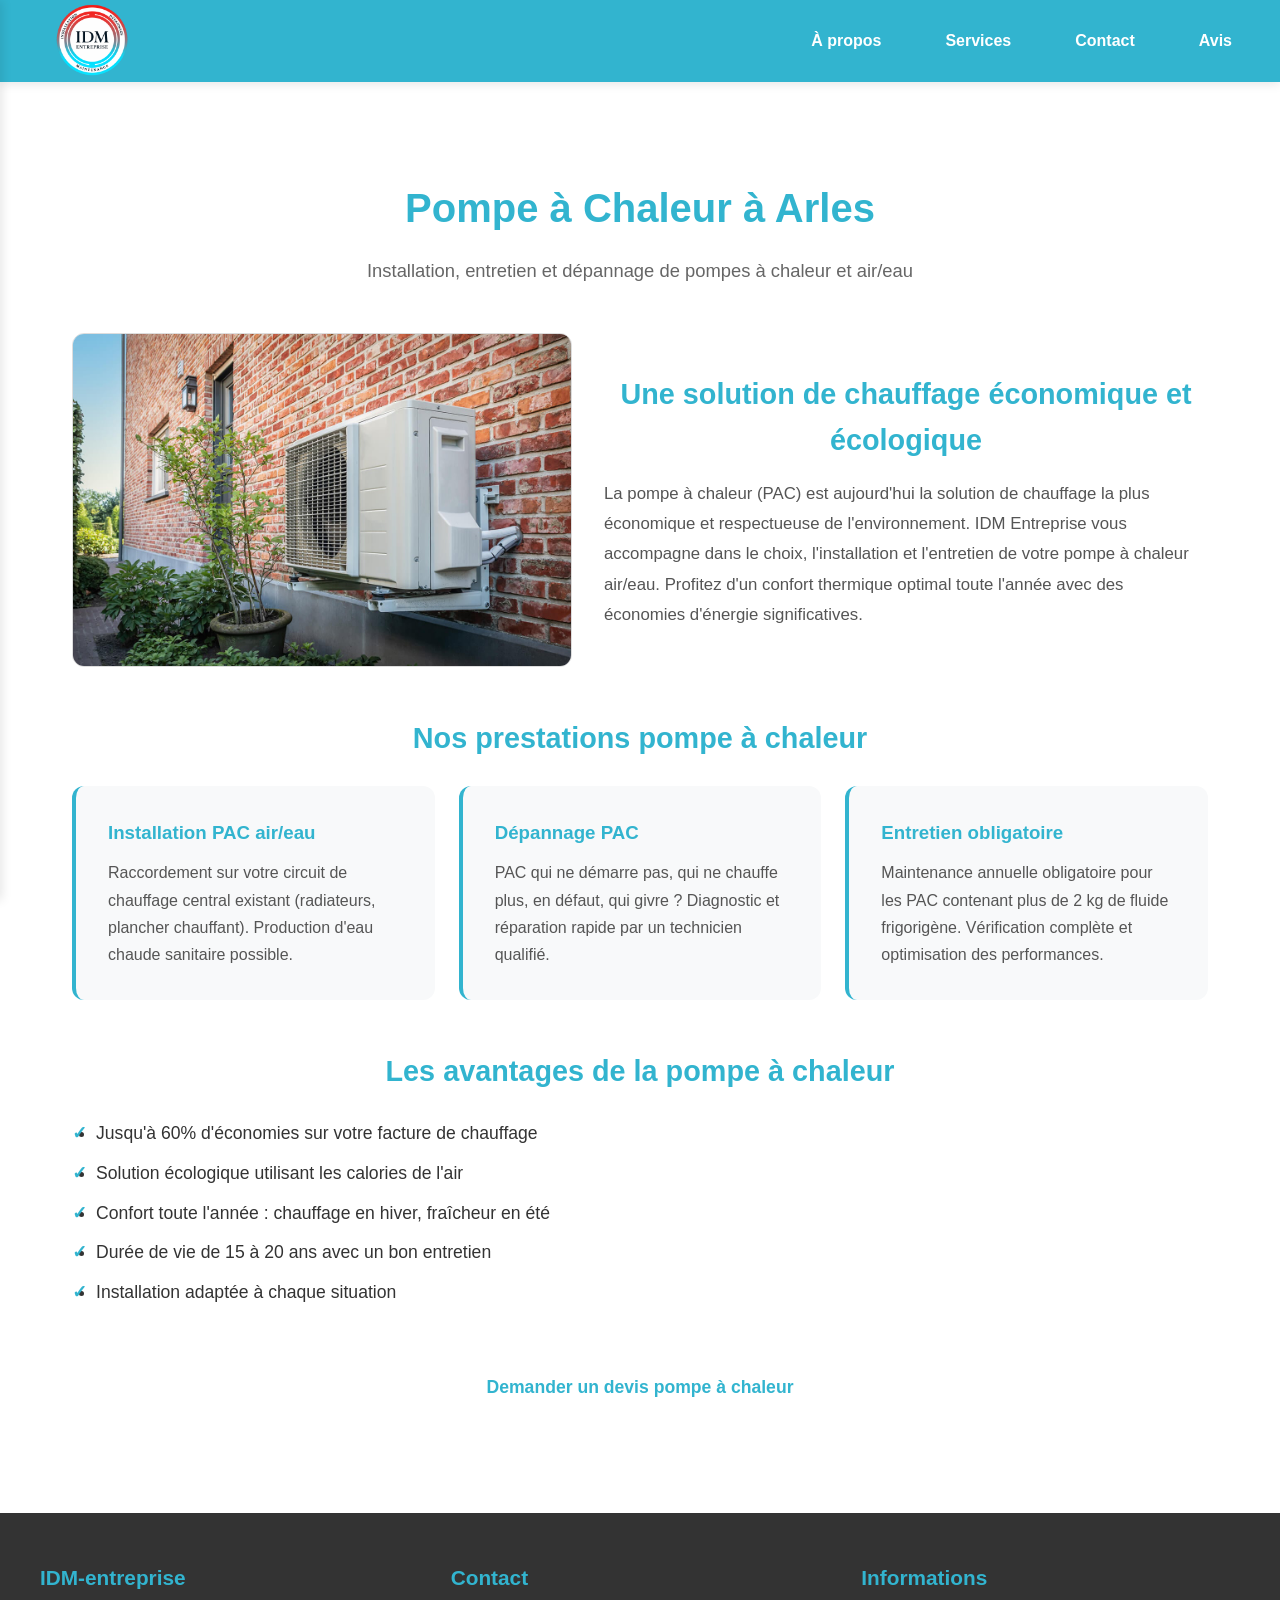
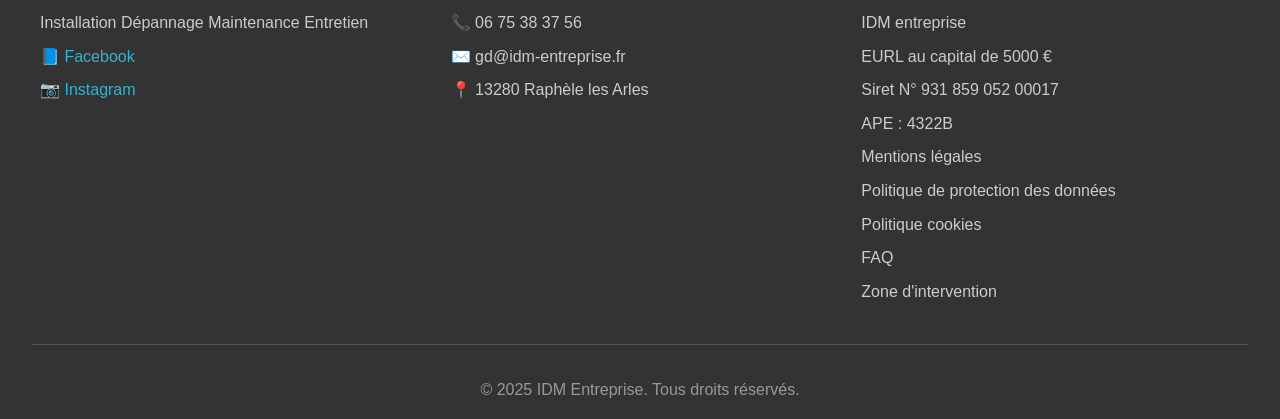
<file: pompe-a-chaleur.html>
<!DOCTYPE html>
<html lang="fr">
<head>
    <meta charset="UTF-8">
    <meta name="viewport" content="width=device-width, initial-scale=1.0">
    <title>Pompe à Chaleur Arles - Installation & Dépannage PAC | IDM Entreprise</title>
    <meta name="description" content="Installation et dépannage de pompe à chaleur à Arles. PAC air/air, air/eau. Entretien et maintenance. Technicien certifié. Devis gratuit. Tél: 06 75 38 37 56.">
    <meta name="keywords" content="pompe à chaleur Arles, installation PAC, dépannage pompe chaleur, PAC air air, PAC air eau, entretien pompe chaleur, chauffage Arles">

    <link rel="icon" type="image/x-icon" href="favicon.ico">
    <link rel="apple-touch-icon" sizes="180x180" href="logo-idm-entreprise-optimized.png">
    <meta property="og:title" content="Pompe à Chaleur Arles - Installation & Dépannage | IDM Entreprise">
    <meta property="og:description" content="Installation et dépannage de pompe à chaleur à Arles. PAC air/air et air/eau.">
    <meta property="og:image" content="logo-idm-entreprise-optimized.png">
    <meta property="og:url" content="https://idm-entreprise.fr/pompe-a-chaleur.html">
    <meta property="og:type" content="website">
    <meta property="og:locale" content="fr_FR">
    <meta name="twitter:card" content="summary_large_image">
    <meta name="author" content="IDM Entreprise">
    <meta name="robots" content="index, follow">
    <meta name="geo.region" content="FR-13">
    <meta name="geo.placename" content="Arles">
    <link rel="canonical" href="https://idm-entreprise.fr/pompe-a-chaleur.html">
    <meta name="theme-color" content="#32b4cf">
    <link rel="manifest" href="manifest.json">
    <link rel="stylesheet" href="css/style.css">
    <link rel="sitemap" type="application/xml" title="Sitemap" href="sitemap.xml">

    <script type="application/ld+json">
    {
      "@context": "https://schema.org",
      "@type": "Service",
      "serviceType": "Pompe à chaleur",
      "provider": {
        "@type": "LocalBusiness",
        "name": "IDM Entreprise",
        "telephone": "06 75 38 37 56",
        "address": { "@type": "PostalAddress", "addressLocality": "Raphèle-lès-Arles", "postalCode": "13280", "addressCountry": "FR" }
      },
      "areaServed": { "@type": "City", "name": "Arles" },
      "description": "Installation, entretien et dépannage de pompes à chaleur air/air et air/eau à Arles et alentours."
    }
    </script>
    <script type="application/ld+json">
    {
      "@context": "https://schema.org",
      "@type": "BreadcrumbList",
      "itemListElement": [
        { "@type": "ListItem", "position": 1, "name": "Accueil", "item": "https://idm-entreprise.fr/" },
        { "@type": "ListItem", "position": 2, "name": "Services", "item": "https://idm-entreprise.fr/services.html" },
        { "@type": "ListItem", "position": 3, "name": "Pompe à chaleur", "item": "https://idm-entreprise.fr/pompe-a-chaleur.html" }
      ]
    }
    </script>
</head>
<body>
    <nav class="navbar">
        <div class="logo" role="button" tabindex="0" aria-label="Retour à l'accueil">
            <a href="index.html"><img src="logo-idm-entreprise-optimized.png" alt="Logo IDM Entreprise" class="logo-navbar" loading="eager"></a>
        </div>
        <ul class="nav-links" role="navigation" aria-label="Menu principal">
            <li><a href="about.html">À propos</a></li>
            <li><a href="services.html">Services</a></li>
            <li><a href="contact.html">Contact</a></li>
            <li><a href="avis.html">Avis</a></li>
        </ul>
        <button class="burger" onclick="toggleSidebar()" aria-label="Ouvrir le menu mobile" aria-expanded="false">
            <span aria-hidden="true"></span><span aria-hidden="true"></span><span aria-hidden="true"></span>
        </button>
    </nav>
    <div class="sidebar" id="sidebar">
        <div class="sidebar-header"><div class="sidebar-logo"><a href="index.html" onclick="closeSidebar();"><img src="logo-idm-entreprise-optimized.png" alt="Logo IDM Entreprise" class="logo-navbar"></a></div></div>
        <div class="sidebar-links">
            <a href="about.html" onclick="closeSidebar();">À propos</a>
            <a href="services.html" onclick="closeSidebar();">Services</a>
            <a href="contact.html" onclick="closeSidebar();">Contact</a>
            <a href="avis.html" onclick="closeSidebar();">Avis</a>
        </div>
    </div>
    <div class="overlay" id="overlay" onclick="closeSidebar()"></div>

    <div class="page-content">
        <section class="about">
            <h1 style="font-size: 2.5rem; color: #32b4cf; text-align: center; margin-bottom: 1rem;">Pompe à Chaleur à Arles</h1>
            <p style="text-align: center; color: #666; font-size: 1.15rem; margin-bottom: 3rem;">Installation, entretien et dépannage de pompes à chaleur et air/eau</p>

            <div style="display: flex; gap: 2rem; align-items: center; flex-wrap: wrap; margin-bottom: 3rem;">
                <img src="Pompe à chaleur.jpeg" alt="Installation pompe à chaleur Arles - IDM Entreprise" style="width: 100%; max-width: 500px; border-radius: 12px; object-fit: cover;" loading="lazy">
                <div style="flex: 1; min-width: 300px;">
                    <h2 style="color: #32b4cf; font-size: 1.8rem; margin-bottom: 1rem;">Une solution de chauffage économique et écologique</h2>
                    <p style="line-height: 1.8; font-size: 1.05rem; color: #555;">La pompe à chaleur (PAC) est aujourd'hui la solution de chauffage la plus économique et respectueuse de l'environnement. IDM Entreprise vous accompagne dans le choix, l'installation et l'entretien de votre pompe à chaleur air/eau. Profitez d'un confort thermique optimal toute l'année avec des économies d'énergie significatives.</p>
                </div>
            </div>

            <h2 style="color: #32b4cf; font-size: 1.8rem; margin-bottom: 1.5rem;">Nos prestations pompe à chaleur</h2>
            <div style="display: grid; grid-template-columns: repeat(auto-fit, minmax(280px, 1fr)); gap: 1.5rem; margin-bottom: 3rem;">

                <div style="background: #f8f9fa; padding: 2rem; border-radius: 12px; border-left: 4px solid #32b4cf;">
                    <h3 style="color: #32b4cf; margin-bottom: 0.75rem;">Installation PAC air/eau</h3>
                    <p style="color: #555; line-height: 1.7;">Raccordement sur votre circuit de chauffage central existant (radiateurs, plancher chauffant). Production d'eau chaude sanitaire possible.</p>
                </div>
                <div style="background: #f8f9fa; padding: 2rem; border-radius: 12px; border-left: 4px solid #32b4cf;">
                    <h3 style="color: #32b4cf; margin-bottom: 0.75rem;">Dépannage PAC</h3>
                    <p style="color: #555; line-height: 1.7;">PAC qui ne démarre pas, qui ne chauffe plus, en défaut, qui givre ? Diagnostic et réparation rapide par un technicien qualifié.</p>
                </div>
                <div style="background: #f8f9fa; padding: 2rem; border-radius: 12px; border-left: 4px solid #32b4cf;">
                    <h3 style="color: #32b4cf; margin-bottom: 0.75rem;">Entretien obligatoire</h3>
                    <p style="color: #555; line-height: 1.7;">Maintenance annuelle obligatoire pour les PAC contenant plus de 2 kg de fluide frigorigène. Vérification complète et optimisation des performances.</p>
                </div>
            </div>

            <h2 style="color: #32b4cf; font-size: 1.8rem; margin-bottom: 1.5rem;">Les avantages de la pompe à chaleur</h2>
            <div class="about-text">
                <ul>
                    <li>Jusqu'à 60% d'économies sur votre facture de chauffage</li>
                    <li>Solution écologique utilisant les calories de l'air</li>
                    <li>Confort toute l'année : chauffage en hiver, fraîcheur en été</li>
                    <li>Durée de vie de 15 à 20 ans avec un bon entretien</li>
                    <li>Installation adaptée à chaque situation</li>
                </ul>
            </div>

            <div class="section-cta" style="margin-top: 3rem;">
                <a href="contact.html" class="cta-button">Demander un devis pompe à chaleur</a>
            </div>
        </section>
    </div>

    <footer class="footer">
        <div class="footer-content">
            <div class="footer-column">
                <h3>IDM-entreprise</h3>
                <p>Installation Dépannage Maintenance Entretien</p>
                <a href="https://www.facebook.com/people/IDM-entreprise/61566263677017/" target="_blank" style="color: #32b4cf;">📘 Facebook</a>
                <a href="https://www.instagram.com/idmentreprise" target="_blank" style="color: #32b4cf;">📷 Instagram</a>
            </div>
            <div class="footer-column">
                <h3>Contact</h3>
                <a href="tel:0675383756">📞 06 75 38 37 56</a>
                <a href="mailto:gd@idm-entreprise.fr">✉️ gd@idm-entreprise.fr</a>
                <p>📍 13280 Raphèle les Arles</p>
            </div>
            <div class="footer-column">
                <h3>Informations</h3>
                <p>IDM entreprise</p>
                <p>EURL au capital de 5000 €</p>
                <p>Siret N° 931 859 052 00017</p>
                <p>APE : 4322B</p>
                <a href="mentions-legales.html">Mentions légales</a>
                <a href="politique-confidentialite.html">Politique de protection des données</a>
                <a href="politique-cookies.html">Politique cookies</a>
                <a href="faq.html">FAQ</a>
                <a href="zone-intervention.html">Zone d'intervention</a>
            </div>
        </div>
        <div class="footer-bottom"><p>&copy; 2025 IDM Entreprise. Tous droits réservés.</p></div>
    </footer>
    <script src="js/script.js"></script>
</body>
</html>
</file>
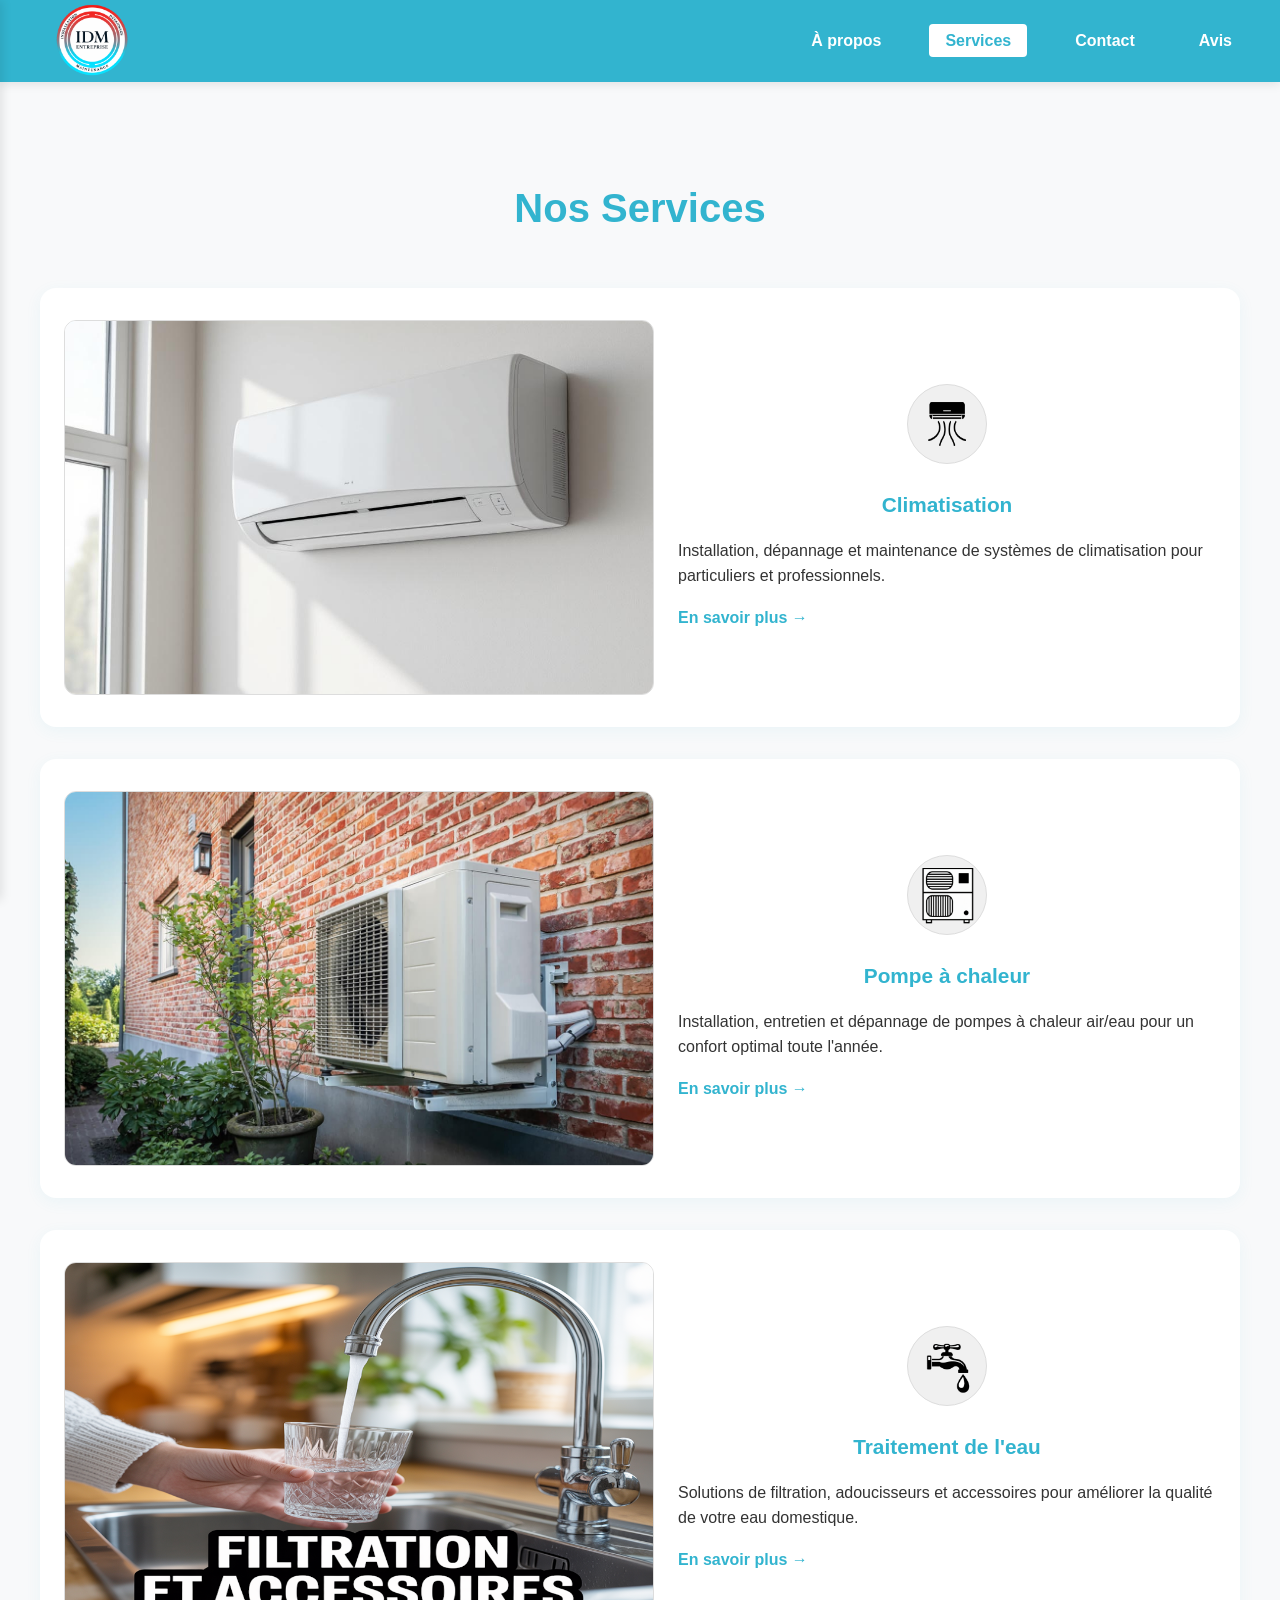
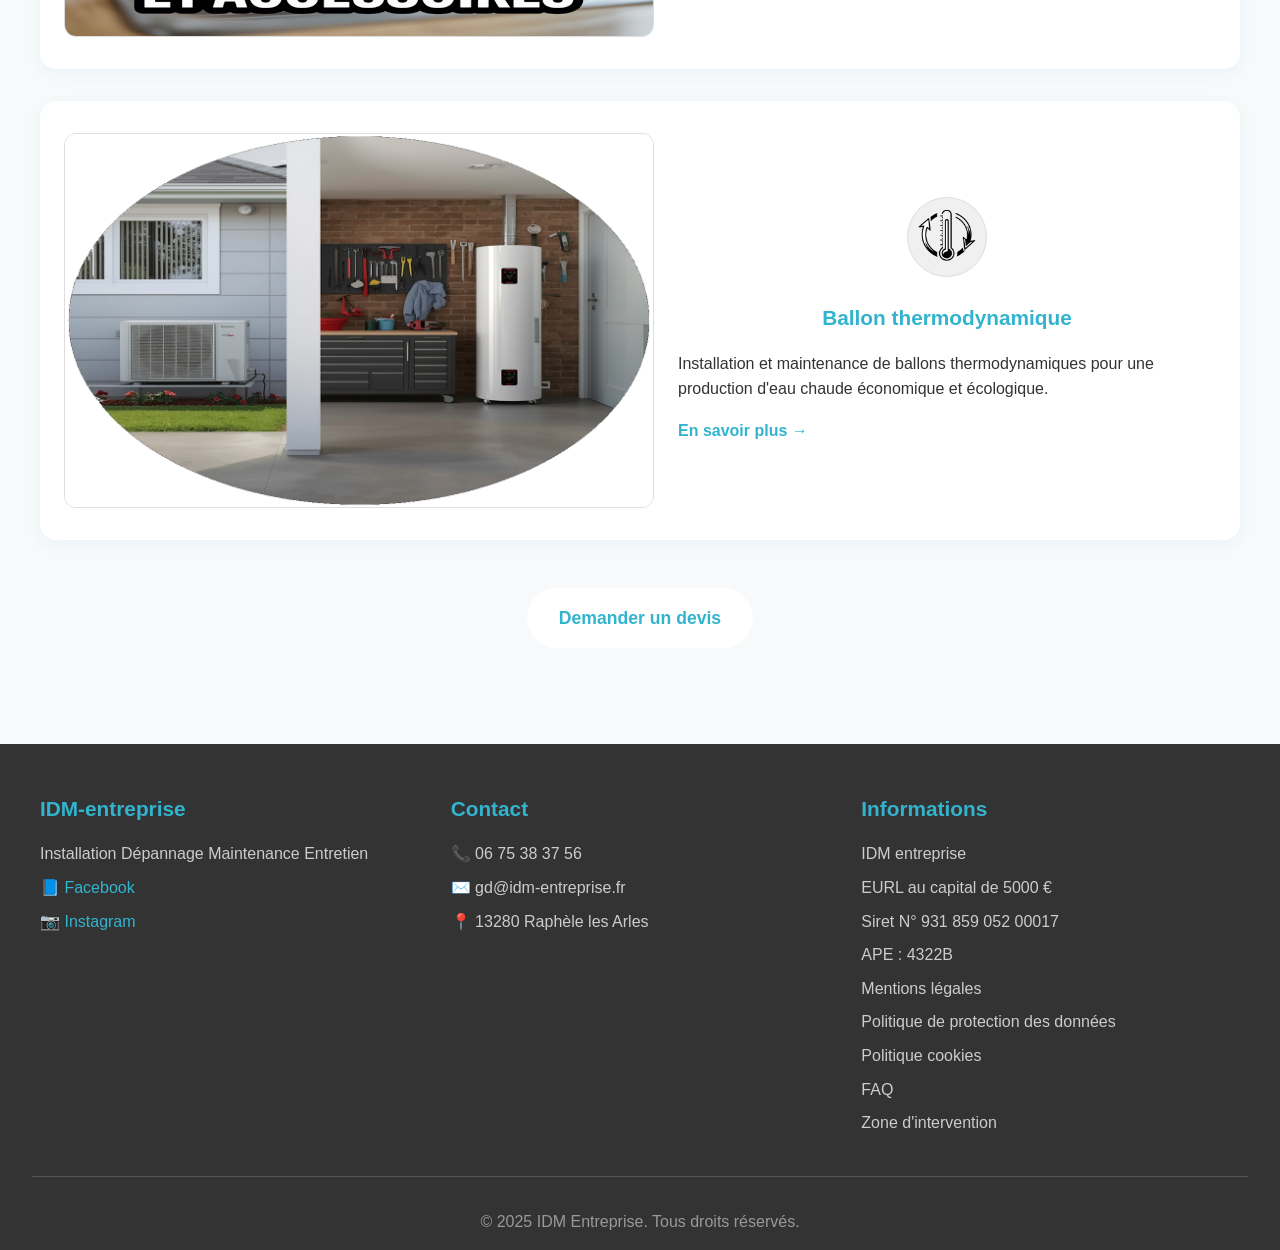
<file: services.html>
<!DOCTYPE html>
<html lang="fr">
<head>
    <meta charset="UTF-8">
    <meta name="viewport" content="width=device-width, initial-scale=1.0">
    <title>Nos Services - IDM Entreprise | Climatisation, Pompe à Chaleur, Traitement Eau Arles</title>
    <meta name="description" content="IDM Entreprise propose installation, dépannage et maintenance de climatisation, pompe à chaleur, ballon thermodynamique et traitement de l'eau à Arles et alentours.">
    <meta name="keywords" content="services climatisation Arles, installation pompe à chaleur, dépannage climatisation, ballon thermodynamique, traitement eau, maintenance CVC Arles">

    <!-- Favicon -->
    <link rel="icon" type="image/x-icon" href="favicon.ico">
    <link rel="apple-touch-icon" sizes="180x180" href="logo-idm-entreprise-optimized.png">
    <link rel="icon" type="image/png" sizes="32x32" href="logo-idm-entreprise-optimized.png">
    <link rel="icon" type="image/png" sizes="16x16" href="logo-idm-entreprise-optimized.png">

    <!-- SEO et Open Graph -->
    <meta property="og:title" content="Nos Services - IDM Entreprise | Climatisation Arles">
    <meta property="og:description" content="Installation, dépannage et maintenance de climatisation, pompe à chaleur, ballon thermodynamique et traitement de l'eau à Arles.">
    <meta property="og:image" content="logo-idm-entreprise-optimized.png">
    <meta property="og:url" content="https://idm-entreprise.fr/services.html">
    <meta property="og:type" content="website">
    <meta property="og:locale" content="fr_FR">

    <!-- Twitter Card -->
    <meta name="twitter:card" content="summary_large_image">
    <meta name="twitter:title" content="Nos Services - IDM Entreprise">
    <meta name="twitter:description" content="Installation, dépannage et maintenance de climatisation, pompe à chaleur et traitement de l'eau à Arles">
    <meta name="twitter:image" content="logo-idm-entreprise-optimized.png">

    <!-- Autres meta tags -->
    <meta name="author" content="IDM Entreprise">
    <meta name="robots" content="index, follow">
    <meta name="geo.region" content="FR-13">
    <meta name="geo.placename" content="Arles">
    <meta name="geo.position" content="43.6833;4.6333">
    <meta name="ICBM" content="43.6833, 4.6333">
    <link rel="canonical" href="https://idm-entreprise.fr/services.html">

    <!-- Performance -->
    <meta http-equiv="X-UA-Compatible" content="IE=edge">
    <link rel="preload" href="logo-idm-entreprise-optimized.png" as="image">

    <!-- PWA Manifest -->
    <link rel="manifest" href="manifest.json">
    <meta name="theme-color" content="#32b4cf">
    <meta name="mobile-web-app-capable" content="yes">
    <meta name="apple-mobile-web-app-capable" content="yes">
    <meta name="apple-mobile-web-app-status-bar-style" content="default">
    <meta name="apple-mobile-web-app-title" content="IDM Entreprise">
    <meta name="msapplication-TileColor" content="#32b4cf">
    <meta name="msapplication-config" content="browserconfig.xml">

    <!-- Sitemap -->
    <link rel="sitemap" type="application/xml" title="Sitemap" href="sitemap.xml">

    <!-- Sécurité -->
    <meta http-equiv="X-Content-Type-Options" content="nosniff">
    <meta http-equiv="Referrer-Policy" content="strict-origin-when-cross-origin">

    <!-- CSS -->
    <link rel="stylesheet" href="css/style.css">

    <!-- Données structurées JSON-LD -->
    <script type="application/ld+json">
    {
      "@context": "https://schema.org",
      "@type": "WebPage",
      "name": "Nos Services - IDM Entreprise",
      "description": "Services de climatisation, pompe à chaleur, ballon thermodynamique et traitement de l'eau à Arles.",
      "url": "https://idm-entreprise.fr/services.html"
    }
    </script>
    <script type="application/ld+json">
    {
      "@context": "https://schema.org",
      "@type": "BreadcrumbList",
      "itemListElement": [
        { "@type": "ListItem", "position": 1, "name": "Accueil", "item": "https://idm-entreprise.fr/" },
        { "@type": "ListItem", "position": 2, "name": "Services", "item": "https://idm-entreprise.fr/services.html" }
      ]
    }
    </script>
</head>
<body>
    <!-- Navigation -->
    <nav class="navbar">
        <div class="logo" role="button" tabindex="0" aria-label="Retour à l'accueil">
            <a href="index.html">
                <img src="logo-idm-entreprise-optimized.png" alt="Logo IDM Entreprise - Retour à l'accueil" class="logo-navbar" loading="eager">
            </a>
        </div>
        <ul class="nav-links" role="navigation" aria-label="Menu principal">
            <li><a href="about.html" aria-label="À propos">À propos</a></li>
            <li><a href="services.html" aria-label="Services">Services</a></li>
            <li><a href="contact.html" aria-label="Contact">Contact</a></li>
            <li><a href="avis.html" aria-label="Avis clients">Avis</a></li>
        </ul>
        <button class="burger" onclick="toggleSidebar()" aria-label="Ouvrir le menu mobile" aria-expanded="false">
            <span aria-hidden="true"></span>
            <span aria-hidden="true"></span>
            <span aria-hidden="true"></span>
        </button>
    </nav>

    <!-- Sidebar -->
    <div class="sidebar" id="sidebar">
        <div class="sidebar-header">
            <div class="sidebar-logo">
                <a href="index.html" onclick="closeSidebar();">
                    <img src="logo-idm-entreprise-optimized.png" alt="Logo IDM Entreprise" class="logo-navbar">
                </a>
            </div>
        </div>
        <div class="sidebar-links">
            <a href="about.html" onclick="closeSidebar();">À propos</a>
            <a href="services.html" onclick="closeSidebar();">Services</a>
            <a href="contact.html" onclick="closeSidebar();">Contact</a>
            <a href="avis.html" onclick="closeSidebar();">Avis</a>
        </div>
    </div>
    <div class="overlay" id="overlay" onclick="closeSidebar()"></div>

    <!-- Services Section -->
    <div class="page-content">
        <section class="services" id="services">
            <div class="services-container">
                <h2>Nos Services</h2>
                <div class="services-grid">
                    <div class="service-card">
                        <div class="service-card-content">
                            <img src="Climatisation.png" alt="Installation et dépannage climatisation Arles - IDM Entreprise" class="service-img" loading="lazy">
                            <div class="service-info">
                                <img src="Logo climatisation.png" alt="Icône service climatisation" class="service-icon" loading="lazy">
                                <h3>Climatisation</h3>
                                <p>Installation, dépannage et maintenance de systèmes de climatisation pour particuliers et professionnels.</p>
                                <p style="margin-top: 1rem;"><a href="climatisation.html" style="color: #32b4cf; font-weight: bold; text-decoration: none;">En savoir plus &rarr;</a></p>
                            </div>
                        </div>
                    </div>
                    <div class="service-card">
                        <div class="service-card-content">
                            <img src="Pompe à chaleur.jpeg" alt="Installation pompe à chaleur Arles - IDM Entreprise" class="service-img" loading="lazy">
                            <div class="service-info">
                                <img src="Logo Pompe à chaleur.png" alt="Icône service pompe à chaleur" class="service-icon" loading="lazy">
                                <h3>Pompe à chaleur</h3>
                                <p>Installation, entretien et dépannage de pompes à chaleur air/eau pour un confort optimal toute l'année.</p>
                                <p style="margin-top: 1rem;"><a href="pompe-a-chaleur.html" style="color: #32b4cf; font-weight: bold; text-decoration: none;">En savoir plus &rarr;</a></p>
                            </div>
                        </div>
                    </div>
                    <div class="service-card">
                        <div class="service-card-content">
                            <img src="filtration et accessoires.png" alt="Traitement de l'eau et filtration Arles - IDM Entreprise" class="service-img" loading="lazy">
                            <div class="service-info">
                                <img src="Logo Traitement de l'eau.png" alt="Icône service traitement de l'eau" class="service-icon" loading="lazy">
                                <h3>Traitement de l'eau</h3>
                                <p>Solutions de filtration, adoucisseurs et accessoires pour améliorer la qualité de votre eau domestique.</p>
                                <p style="margin-top: 1rem;"><a href="traitement-eau.html" style="color: #32b4cf; font-weight: bold; text-decoration: none;">En savoir plus &rarr;</a></p>
                            </div>
                        </div>
                    </div>
                    <div class="service-card">
                        <div class="service-card-content">
                            <img src="Ballon thermodynamique.png" alt="Installation ballon thermodynamique Arles - IDM Entreprise" class="service-img" loading="lazy">
                            <div class="service-info">
                                <img src="Logo ballon thermodynamique.png" alt="Icône service ballon thermodynamique" class="service-icon" loading="lazy">
                                <h3>Ballon thermodynamique</h3>
                                <p>Installation et maintenance de ballons thermodynamiques pour une production d'eau chaude économique et écologique.</p>
                                <p style="margin-top: 1rem;"><a href="ballon-thermodynamique.html" style="color: #32b4cf; font-weight: bold; text-decoration: none;">En savoir plus &rarr;</a></p>
                            </div>
                        </div>
                    </div>
                </div>
                <p style="text-align: center; margin-top: 3rem;"><a href="contact.html" class="cta-button">Demander un devis</a></p>
            </div>
        </section>
    </div>

    <!-- Footer -->
    <footer class="footer">
        <div class="footer-content">
            <div class="footer-column">
                <h3>IDM-entreprise</h3>
                <p>Installation Dépannage Maintenance Entretien</p>
                <a href="https://www.facebook.com/people/IDM-entreprise/61566263677017/" target="_blank" style="color: #32b4cf;">📘 Facebook</a>
                <a href="https://www.instagram.com/idmentreprise" target="_blank" style="color: #32b4cf;">📷 Instagram</a>
            </div>
            <div class="footer-column">
                <h3>Contact</h3>
                <a href="tel:0675383756">📞 06 75 38 37 56</a>
                <a href="mailto:gd@idm-entreprise.fr">✉️ gd@idm-entreprise.fr</a>
                <p>📍 13280 Raphèle les Arles</p>
            </div>
            <div class="footer-column">
                <h3>Informations</h3>
                <p>IDM entreprise</p>
                <p>EURL au capital de 5000 €</p>
                <p>Siret N° 931 859 052 00017</p>
                <p>APE : 4322B</p>
                <a href="mentions-legales.html">Mentions légales</a>
                <a href="politique-confidentialite.html">Politique de protection des données</a>
                <a href="politique-cookies.html">Politique cookies</a>
                <a href="faq.html">FAQ</a>
                <a href="zone-intervention.html">Zone d'intervention</a>
            </div>
        </div>
        <div class="footer-bottom">
            <p>&copy; 2025 IDM Entreprise. Tous droits réservés.</p>
        </div>
    </footer>

    <script src="js/script.js"></script>
</body>
</html>
</file>
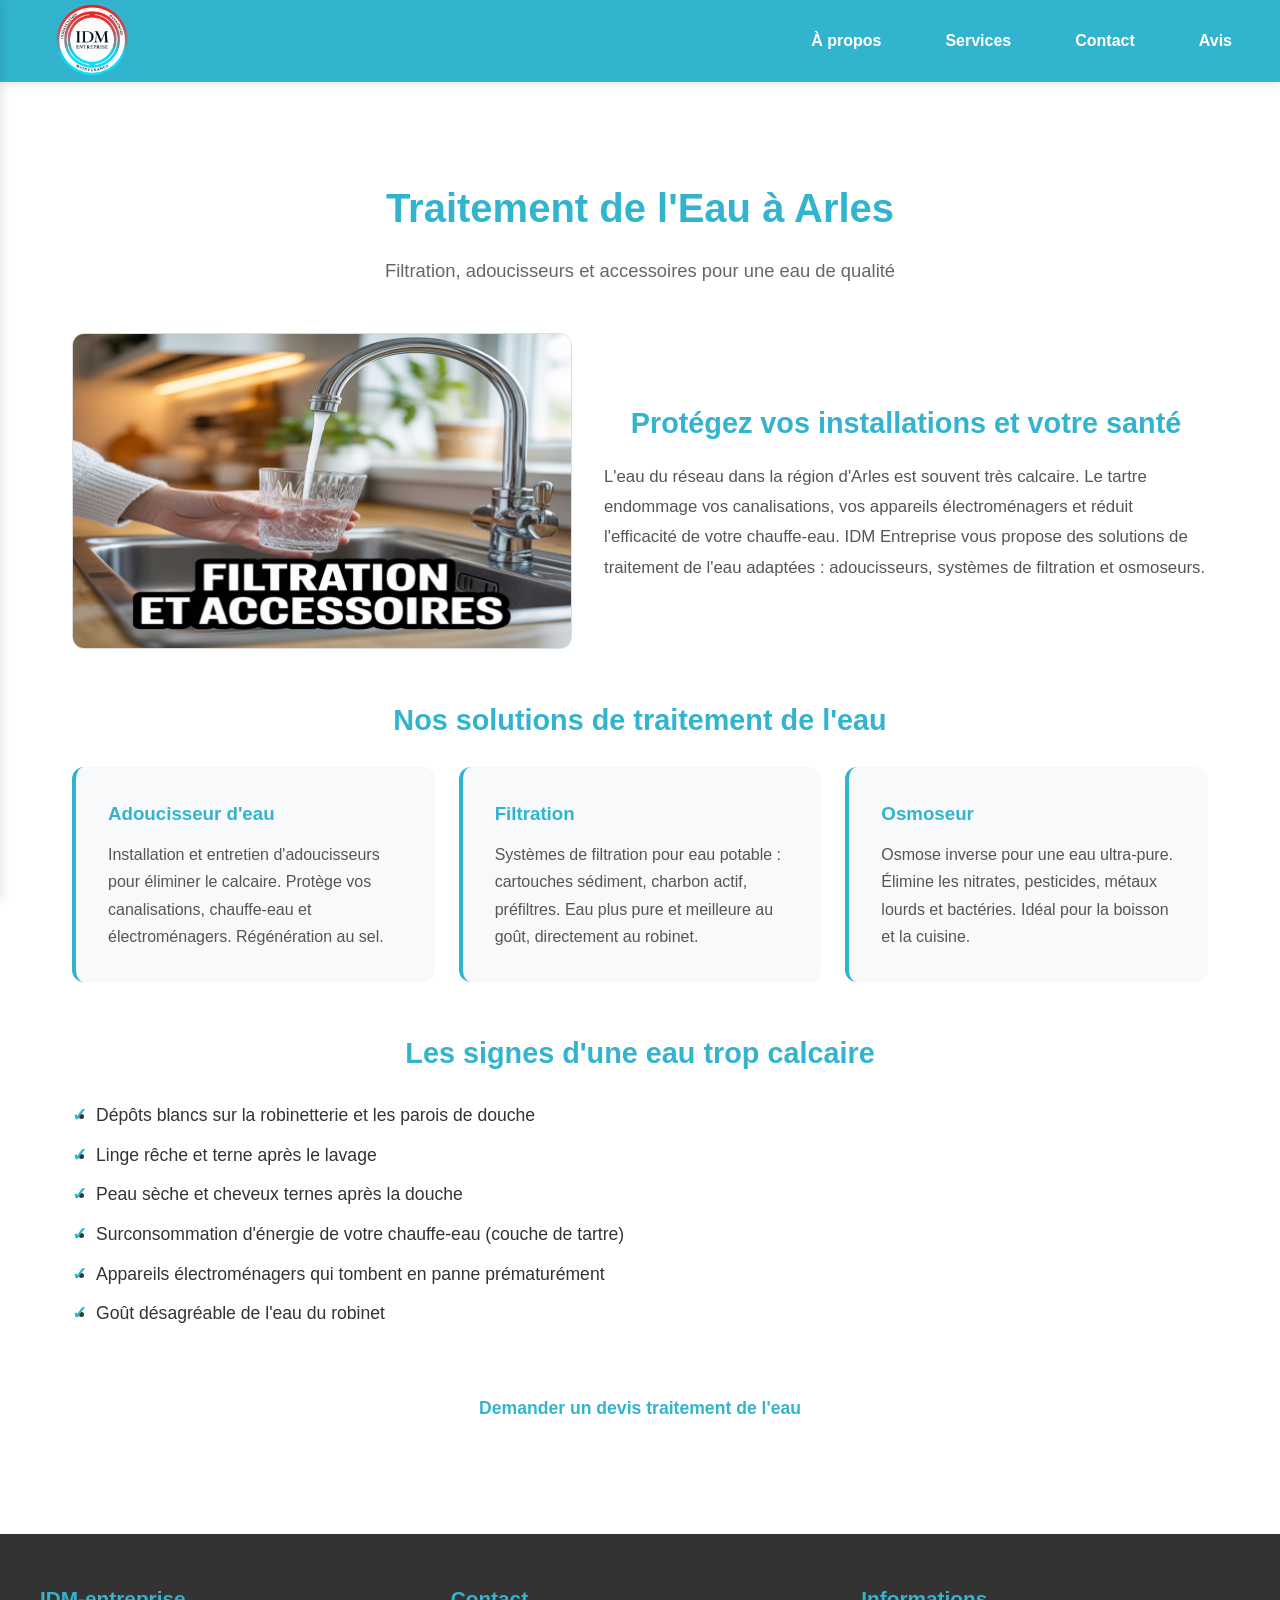
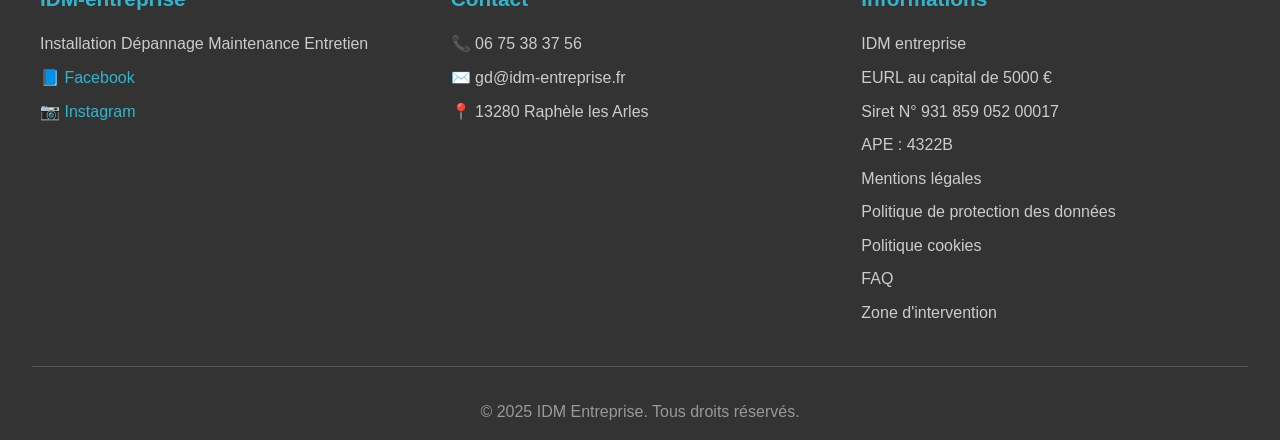
<file: traitement-eau.html>
<!DOCTYPE html>
<html lang="fr">
<head>
    <meta charset="UTF-8">
    <meta name="viewport" content="width=device-width, initial-scale=1.0">
    <title>Traitement de l'Eau Arles - Adoucisseur & Filtration | IDM Entreprise</title>
    <meta name="description" content="Traitement de l'eau à Arles : installation d'adoucisseurs, systèmes de filtration et accessoires. Luttez contre le calcaire. Devis gratuit. Tél: 06 75 38 37 56.">
    <meta name="keywords" content="traitement eau Arles, adoucisseur eau, filtration eau, eau calcaire, osmoseur, anti-tartre, qualité eau Arles">

    <link rel="icon" type="image/x-icon" href="favicon.ico">
    <link rel="apple-touch-icon" sizes="180x180" href="logo-idm-entreprise-optimized.png">
    <meta property="og:title" content="Traitement de l'Eau Arles - Adoucisseur & Filtration | IDM Entreprise">
    <meta property="og:description" content="Installation d'adoucisseurs et systèmes de filtration à Arles. Luttez contre le calcaire.">
    <meta property="og:image" content="logo-idm-entreprise-optimized.png">
    <meta property="og:url" content="https://idm-entreprise.fr/traitement-eau.html">
    <meta property="og:type" content="website">
    <meta property="og:locale" content="fr_FR">
    <meta name="twitter:card" content="summary_large_image">
    <meta name="author" content="IDM Entreprise">
    <meta name="robots" content="index, follow">
    <meta name="geo.region" content="FR-13">
    <meta name="geo.placename" content="Arles">
    <link rel="canonical" href="https://idm-entreprise.fr/traitement-eau.html">
    <meta name="theme-color" content="#32b4cf">
    <link rel="manifest" href="manifest.json">
    <link rel="stylesheet" href="css/style.css">
    <link rel="sitemap" type="application/xml" title="Sitemap" href="sitemap.xml">

    <script type="application/ld+json">
    {
      "@context": "https://schema.org",
      "@type": "Service",
      "serviceType": "Traitement de l'eau",
      "provider": {
        "@type": "LocalBusiness",
        "name": "IDM Entreprise",
        "telephone": "06 75 38 37 56",
        "address": { "@type": "PostalAddress", "addressLocality": "Raphèle-lès-Arles", "postalCode": "13280", "addressCountry": "FR" }
      },
      "areaServed": { "@type": "City", "name": "Arles" },
      "description": "Solutions de filtration, adoucisseurs et accessoires pour améliorer la qualité de votre eau domestique à Arles et alentours."
    }
    </script>
    <script type="application/ld+json">
    {
      "@context": "https://schema.org",
      "@type": "BreadcrumbList",
      "itemListElement": [
        { "@type": "ListItem", "position": 1, "name": "Accueil", "item": "https://idm-entreprise.fr/" },
        { "@type": "ListItem", "position": 2, "name": "Services", "item": "https://idm-entreprise.fr/services.html" },
        { "@type": "ListItem", "position": 3, "name": "Traitement de l'eau", "item": "https://idm-entreprise.fr/traitement-eau.html" }
      ]
    }
    </script>
</head>
<body>
    <nav class="navbar">
        <div class="logo" role="button" tabindex="0" aria-label="Retour à l'accueil">
            <a href="index.html"><img src="logo-idm-entreprise-optimized.png" alt="Logo IDM Entreprise" class="logo-navbar" loading="eager"></a>
        </div>
        <ul class="nav-links" role="navigation" aria-label="Menu principal">
            <li><a href="about.html">À propos</a></li>
            <li><a href="services.html">Services</a></li>
            <li><a href="contact.html">Contact</a></li>
            <li><a href="avis.html">Avis</a></li>
        </ul>
        <button class="burger" onclick="toggleSidebar()" aria-label="Ouvrir le menu mobile" aria-expanded="false">
            <span aria-hidden="true"></span><span aria-hidden="true"></span><span aria-hidden="true"></span>
        </button>
    </nav>
    <div class="sidebar" id="sidebar">
        <div class="sidebar-header"><div class="sidebar-logo"><a href="index.html" onclick="closeSidebar();"><img src="logo-idm-entreprise-optimized.png" alt="Logo IDM Entreprise" class="logo-navbar"></a></div></div>
        <div class="sidebar-links">
            <a href="about.html" onclick="closeSidebar();">À propos</a>
            <a href="services.html" onclick="closeSidebar();">Services</a>
            <a href="contact.html" onclick="closeSidebar();">Contact</a>
            <a href="avis.html" onclick="closeSidebar();">Avis</a>
        </div>
    </div>
    <div class="overlay" id="overlay" onclick="closeSidebar()"></div>

    <div class="page-content">
        <section class="about">
            <h1 style="font-size: 2.5rem; color: #32b4cf; text-align: center; margin-bottom: 1rem;">Traitement de l'Eau à Arles</h1>
            <p style="text-align: center; color: #666; font-size: 1.15rem; margin-bottom: 3rem;">Filtration, adoucisseurs et accessoires pour une eau de qualité</p>

            <div style="display: flex; gap: 2rem; align-items: center; flex-wrap: wrap; margin-bottom: 3rem;">
                <img src="filtration et accessoires.png" alt="Traitement de l'eau et filtration Arles - IDM Entreprise" style="width: 100%; max-width: 500px; border-radius: 12px; object-fit: cover;" loading="lazy">
                <div style="flex: 1; min-width: 300px;">
                    <h2 style="color: #32b4cf; font-size: 1.8rem; margin-bottom: 1rem;">Protégez vos installations et votre santé</h2>
                    <p style="line-height: 1.8; font-size: 1.05rem; color: #555;">L'eau du réseau dans la région d'Arles est souvent très calcaire. Le tartre endommage vos canalisations, vos appareils électroménagers et réduit l'efficacité de votre chauffe-eau. IDM Entreprise vous propose des solutions de traitement de l'eau adaptées : adoucisseurs, systèmes de filtration et osmoseurs.</p>
                </div>
            </div>

            <h2 style="color: #32b4cf; font-size: 1.8rem; margin-bottom: 1.5rem;">Nos solutions de traitement de l'eau</h2>
            <div style="display: grid; grid-template-columns: repeat(auto-fit, minmax(280px, 1fr)); gap: 1.5rem; margin-bottom: 3rem;">
                <div style="background: #f8f9fa; padding: 2rem; border-radius: 12px; border-left: 4px solid #32b4cf;">
                    <h3 style="color: #32b4cf; margin-bottom: 0.75rem;">Adoucisseur d'eau</h3>
                    <p style="color: #555; line-height: 1.7;">Installation et entretien d'adoucisseurs pour éliminer le calcaire. Protège vos canalisations, chauffe-eau et électroménagers. Régénération au sel.</p>
                </div>
                <div style="background: #f8f9fa; padding: 2rem; border-radius: 12px; border-left: 4px solid #32b4cf;">
                    <h3 style="color: #32b4cf; margin-bottom: 0.75rem;">Filtration</h3>
                    <p style="color: #555; line-height: 1.7;">Systèmes de filtration pour eau potable : cartouches sédiment, charbon actif, préfiltres. Eau plus pure et meilleure au goût, directement au robinet.</p>
                </div>
                <div style="background: #f8f9fa; padding: 2rem; border-radius: 12px; border-left: 4px solid #32b4cf;">
                    <h3 style="color: #32b4cf; margin-bottom: 0.75rem;">Osmoseur</h3>
                    <p style="color: #555; line-height: 1.7;">Osmose inverse pour une eau ultra-pure. Élimine les nitrates, pesticides, métaux lourds et bactéries. Idéal pour la boisson et la cuisine.</p>
                </div>

            </div>

            <h2 style="color: #32b4cf; font-size: 1.8rem; margin-bottom: 1.5rem;">Les signes d'une eau trop calcaire</h2>
            <div class="about-text">
                <ul>
                    <li>Dépôts blancs sur la robinetterie et les parois de douche</li>
                    <li>Linge rêche et terne après le lavage</li>
                    <li>Peau sèche et cheveux ternes après la douche</li>
                    <li>Surconsommation d'énergie de votre chauffe-eau (couche de tartre)</li>
                    <li>Appareils électroménagers qui tombent en panne prématurément</li>
                    <li>Goût désagréable de l'eau du robinet</li>
                </ul>
            </div>

            <div class="section-cta" style="margin-top: 3rem;">
                <a href="contact.html" class="cta-button">Demander un devis traitement de l'eau</a>
            </div>
        </section>
    </div>

    <footer class="footer">
        <div class="footer-content">
            <div class="footer-column">
                <h3>IDM-entreprise</h3>
                <p>Installation Dépannage Maintenance Entretien</p>
                <a href="https://www.facebook.com/people/IDM-entreprise/61566263677017/" target="_blank" style="color: #32b4cf;">📘 Facebook</a>
                <a href="https://www.instagram.com/idmentreprise" target="_blank" style="color: #32b4cf;">📷 Instagram</a>
            </div>
            <div class="footer-column">
                <h3>Contact</h3>
                <a href="tel:0675383756">📞 06 75 38 37 56</a>
                <a href="mailto:gd@idm-entreprise.fr">✉️ gd@idm-entreprise.fr</a>
                <p>📍 13280 Raphèle les Arles</p>
            </div>
            <div class="footer-column">
                <h3>Informations</h3>
                <p>IDM entreprise</p>
                <p>EURL au capital de 5000 €</p>
                <p>Siret N° 931 859 052 00017</p>
                <p>APE : 4322B</p>
                <a href="mentions-legales.html">Mentions légales</a>
                <a href="politique-confidentialite.html">Politique de protection des données</a>
                <a href="politique-cookies.html">Politique cookies</a>
                <a href="faq.html">FAQ</a>
                <a href="zone-intervention.html">Zone d'intervention</a>
            </div>
        </div>
        <div class="footer-bottom"><p>&copy; 2025 IDM Entreprise. Tous droits réservés.</p></div>
    </footer>
    <script src="js/script.js"></script>
</body>
</html>
</file>
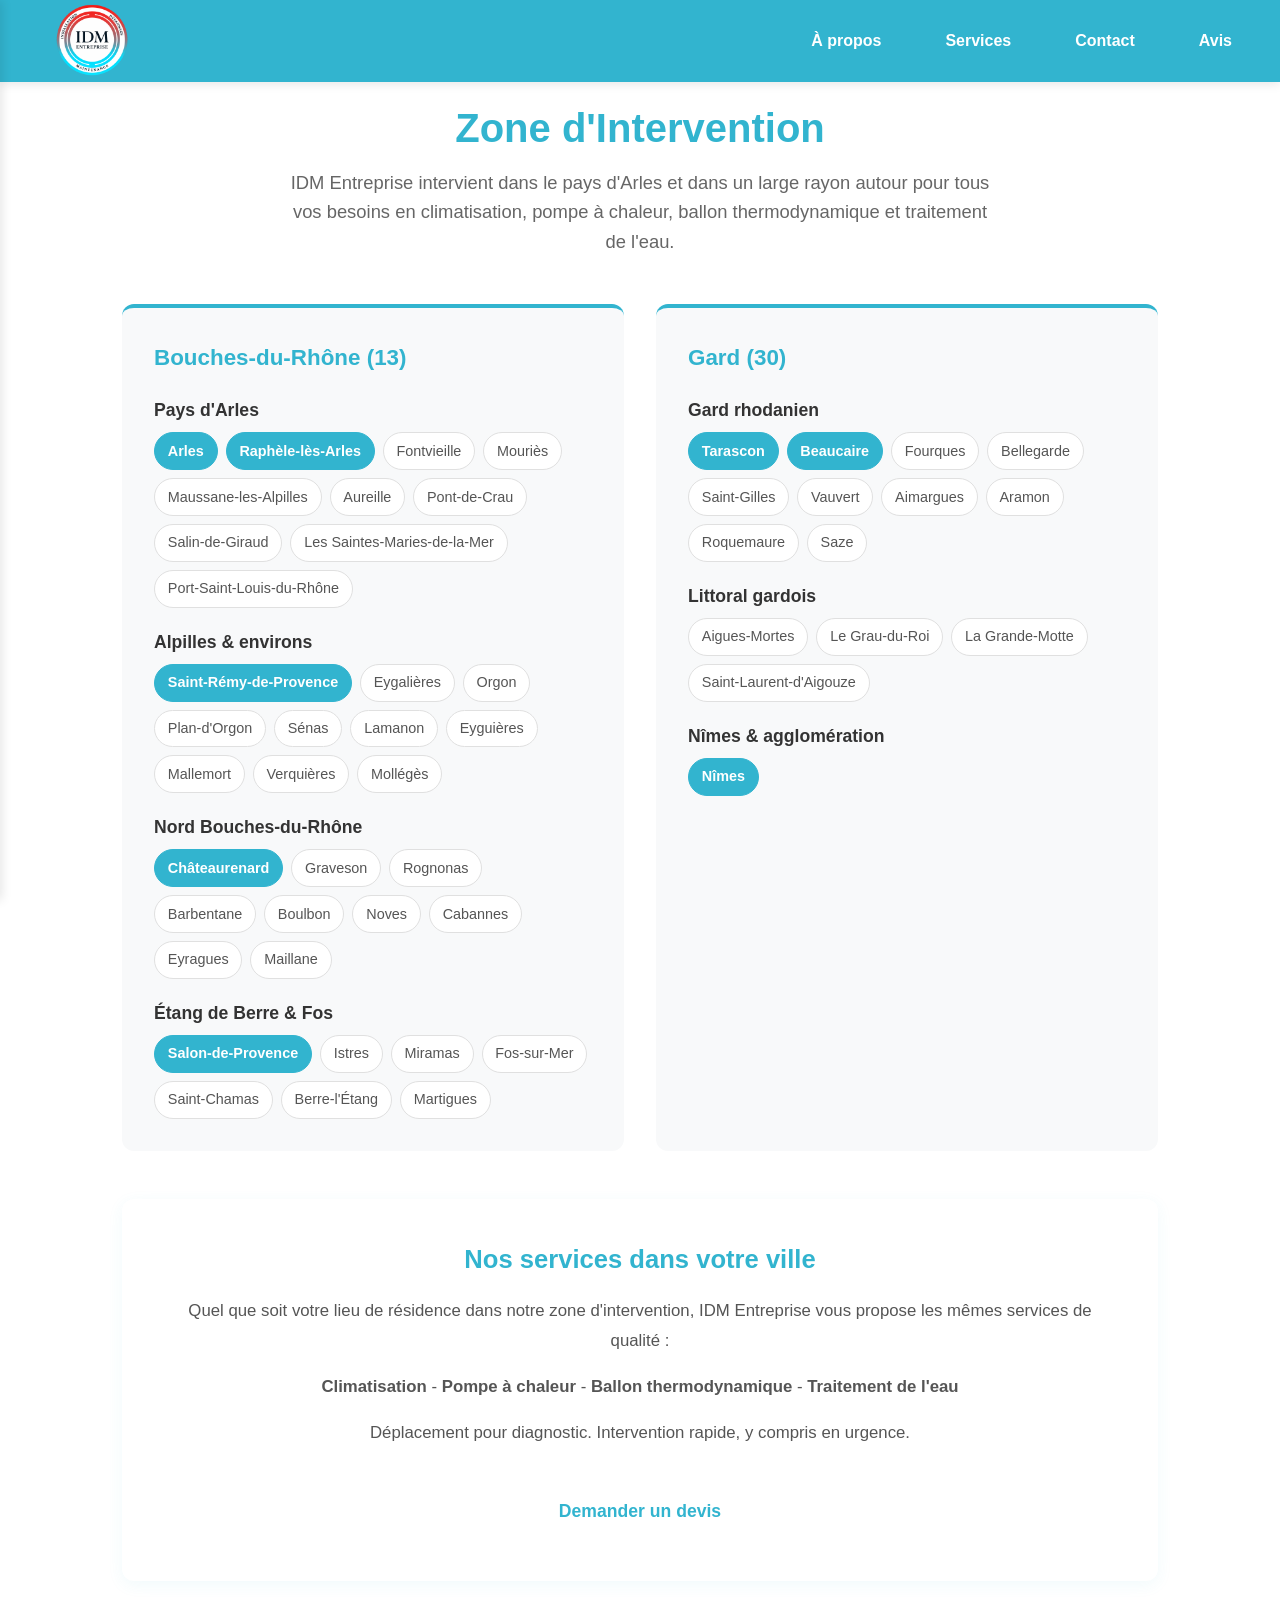
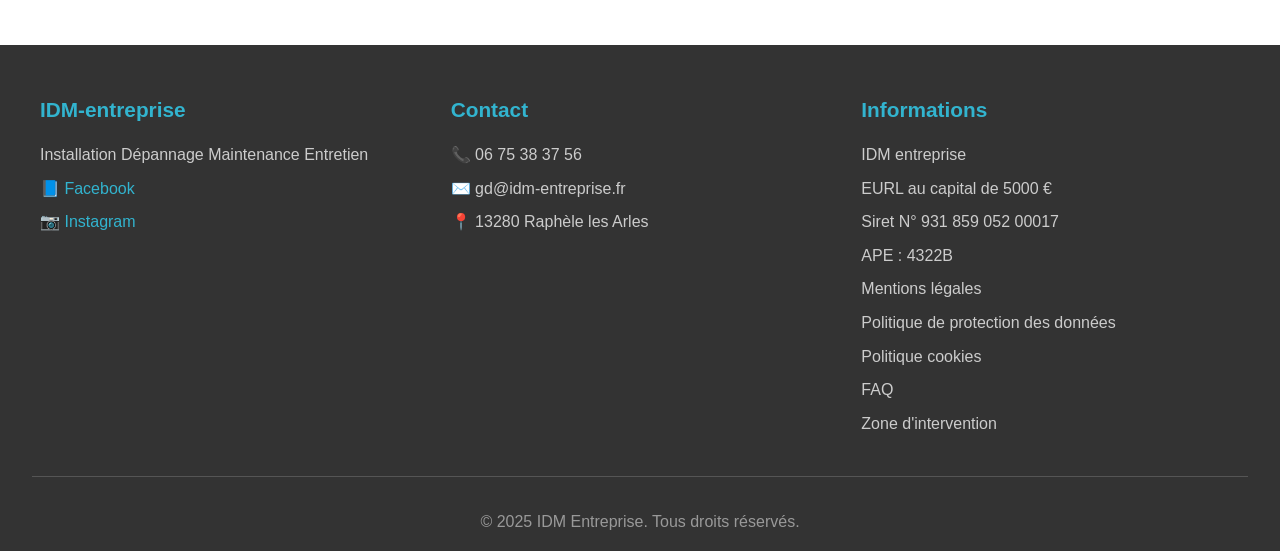
<file: zone-intervention.html>
<!DOCTYPE html>
<html lang="fr">
<head>
    <meta charset="UTF-8">
    <meta name="viewport" content="width=device-width, initial-scale=1.0">
    <title>Zone d'Intervention - Climatisation & Pompe à Chaleur Arles | IDM Entreprise</title>
    <meta name="description" content="IDM Entreprise intervient à Arles, Saint-Rémy-de-Provence, Tarascon, Salon-de-Provence, Beaucaire et dans toutes les Bouches-du-Rhône pour la climatisation, pompe à chaleur et traitement de l'eau.">
    <meta name="keywords" content="zone intervention climatisation Arles, dépannage climatisation Bouches-du-Rhône, pompe chaleur Saint-Rémy-de-Provence, climatisation Tarascon, PAC Salon-de-Provence, climatisation Beaucaire">

    <link rel="icon" type="image/x-icon" href="favicon.ico">
    <link rel="apple-touch-icon" sizes="180x180" href="logo-idm-entreprise-optimized.png">
    <meta property="og:title" content="Zone d'Intervention | IDM Entreprise - Climatisation Arles">
    <meta property="og:description" content="Intervention dans tout le pays d'Arles et alentours pour climatisation, pompe à chaleur et traitement de l'eau.">
    <meta property="og:url" content="https://idm-entreprise.fr/zone-intervention.html">
    <meta property="og:type" content="website">
    <meta property="og:locale" content="fr_FR">
    <meta name="author" content="IDM Entreprise">
    <meta name="robots" content="index, follow">
    <meta name="geo.region" content="FR-13">
    <meta name="geo.placename" content="Arles">
    <meta name="geo.position" content="43.6833;4.6333">
    <link rel="canonical" href="https://idm-entreprise.fr/zone-intervention.html">
    <meta name="theme-color" content="#32b4cf">
    <link rel="manifest" href="manifest.json">
    <link rel="stylesheet" href="css/style.css">
    <link rel="sitemap" type="application/xml" title="Sitemap" href="sitemap.xml">

    <style>
        .zone-section { max-width: 1100px; margin: 0 auto; padding: 6rem 2rem 4rem; }
        .zone-section h1 { font-size: 2.5rem; color: #32b4cf; text-align: center; margin-bottom: 0.5rem; }
        .zone-intro { text-align: center; color: #666; font-size: 1.15rem; margin-bottom: 3rem; max-width: 700px; margin-left: auto; margin-right: auto; }
        .zone-grid { display: grid; grid-template-columns: repeat(auto-fit, minmax(300px, 1fr)); gap: 2rem; margin-bottom: 3rem; }
        .zone-card { background: #f8f9fa; border-radius: 12px; padding: 2rem; border-top: 4px solid #32b4cf; }
        .zone-card h2 { color: #32b4cf; font-size: 1.4rem; margin-bottom: 1rem; }
        .zone-card h3 { color: #333; font-size: 1.1rem; margin: 1.25rem 0 0.5rem; }
        .zone-cities { display: flex; flex-wrap: wrap; gap: 0.5rem; }
        .zone-city { background: white; padding: 0.4rem 0.8rem; border-radius: 20px; font-size: 0.9rem; color: #555; border: 1px solid #e0e0e0; transition: all 0.2s; }
        .zone-city:hover { background: #32b4cf; color: white; border-color: #32b4cf; }
        .zone-city.main { background: #32b4cf; color: white; border-color: #32b4cf; font-weight: bold; }
        .zone-info { background: white; border-radius: 12px; padding: 2.5rem; box-shadow: 0 4px 16px rgba(50,180,207,0.07); text-align: center; margin-top: 2rem; }
        .zone-info h2 { color: #32b4cf; margin-bottom: 1rem; font-size: 1.6rem; }
        .zone-info p { color: #555; line-height: 1.8; font-size: 1.05rem; margin-bottom: 1rem; }
        @media (max-width: 768px) {
            .zone-section { padding: 5rem 1rem 3rem; }
            .zone-section h1 { font-size: 2rem; }
            .zone-grid { grid-template-columns: 1fr; }
        }
    </style>

    <script type="application/ld+json">
    {
      "@context": "https://schema.org",
      "@type": "WebPage",
      "name": "Zone d'intervention - IDM Entreprise",
      "description": "IDM Entreprise intervient dans le pays d'Arles et alentours pour la climatisation, pompe à chaleur et traitement de l'eau.",
      "url": "https://idm-entreprise.fr/zone-intervention.html"
    }
    </script>
    <script type="application/ld+json">
    {
      "@context": "https://schema.org",
      "@type": "BreadcrumbList",
      "itemListElement": [
        { "@type": "ListItem", "position": 1, "name": "Accueil", "item": "https://idm-entreprise.fr/" },
        { "@type": "ListItem", "position": 2, "name": "Zone d'intervention", "item": "https://idm-entreprise.fr/zone-intervention.html" }
      ]
    }
    </script>
</head>
<body>
    <nav class="navbar">
        <div class="logo" role="button" tabindex="0" aria-label="Retour à l'accueil">
            <a href="index.html"><img src="logo-idm-entreprise-optimized.png" alt="Logo IDM Entreprise" class="logo-navbar" loading="eager"></a>
        </div>
        <ul class="nav-links" role="navigation" aria-label="Menu principal">
            <li><a href="about.html">À propos</a></li>
            <li><a href="services.html">Services</a></li>
            <li><a href="contact.html">Contact</a></li>
            <li><a href="avis.html">Avis</a></li>
        </ul>
        <button class="burger" onclick="toggleSidebar()" aria-label="Ouvrir le menu mobile" aria-expanded="false">
            <span aria-hidden="true"></span><span aria-hidden="true"></span><span aria-hidden="true"></span>
        </button>
    </nav>
    <div class="sidebar" id="sidebar">
        <div class="sidebar-header"><div class="sidebar-logo"><a href="index.html" onclick="closeSidebar();"><img src="logo-idm-entreprise-optimized.png" alt="Logo IDM Entreprise" class="logo-navbar"></a></div></div>
        <div class="sidebar-links">
            <a href="about.html" onclick="closeSidebar();">À propos</a>
            <a href="services.html" onclick="closeSidebar();">Services</a>
            <a href="contact.html" onclick="closeSidebar();">Contact</a>
            <a href="avis.html" onclick="closeSidebar();">Avis</a>
        </div>
    </div>
    <div class="overlay" id="overlay" onclick="closeSidebar()"></div>

    <div class="zone-section">
        <h1>Zone d'Intervention</h1>
        <p class="zone-intro">IDM Entreprise intervient dans le pays d'Arles et dans un large rayon autour pour tous vos besoins en climatisation, pompe à chaleur, ballon thermodynamique et traitement de l'eau.</p>

        <div class="zone-grid">
            <div class="zone-card">
                <h2>Bouches-du-Rhône (13)</h2>
                <h3>Pays d'Arles</h3>
                <div class="zone-cities">
                    <span class="zone-city main">Arles</span>
                    <span class="zone-city main">Raphèle-lès-Arles</span>
                    <span class="zone-city">Fontvieille</span>
                    <span class="zone-city">Mouriès</span>
                    <span class="zone-city">Maussane-les-Alpilles</span>
                    <span class="zone-city">Aureille</span>
                    <span class="zone-city">Pont-de-Crau</span>
                    <span class="zone-city">Salin-de-Giraud</span>
                    <span class="zone-city">Les Saintes-Maries-de-la-Mer</span>
                    <span class="zone-city">Port-Saint-Louis-du-Rhône</span>
                </div>
                <h3>Alpilles & environs</h3>
                <div class="zone-cities">
                    <span class="zone-city main">Saint-Rémy-de-Provence</span>
                    <span class="zone-city">Eygalières</span>
                    <span class="zone-city">Orgon</span>
                    <span class="zone-city">Plan-d'Orgon</span>
                    <span class="zone-city">Sénas</span>
                    <span class="zone-city">Lamanon</span>
                    <span class="zone-city">Eyguières</span>
                    <span class="zone-city">Mallemort</span>
                    <span class="zone-city">Verquières</span>
                    <span class="zone-city">Mollégès</span>
                </div>
                <h3>Nord Bouches-du-Rhône</h3>
                <div class="zone-cities">
                    <span class="zone-city main">Châteaurenard</span>
                    <span class="zone-city">Graveson</span>
                    <span class="zone-city">Rognonas</span>
                    <span class="zone-city">Barbentane</span>
                    <span class="zone-city">Boulbon</span>
                    <span class="zone-city">Noves</span>
                    <span class="zone-city">Cabannes</span>
                    <span class="zone-city">Eyragues</span>
                    <span class="zone-city">Maillane</span>
                </div>
                <h3>Étang de Berre & Fos</h3>
                <div class="zone-cities">
                    <span class="zone-city main">Salon-de-Provence</span>
                    <span class="zone-city">Istres</span>
                    <span class="zone-city">Miramas</span>
                    <span class="zone-city">Fos-sur-Mer</span>
                    <span class="zone-city">Saint-Chamas</span>
                    <span class="zone-city">Berre-l'Étang</span>
                    <span class="zone-city">Martigues</span>
                </div>
            </div>

            <div class="zone-card">
                <h2>Gard (30)</h2>
                <h3>Gard rhodanien</h3>
                <div class="zone-cities">
                    <span class="zone-city main">Tarascon</span>
                    <span class="zone-city main">Beaucaire</span>
                    <span class="zone-city">Fourques</span>
                    <span class="zone-city">Bellegarde</span>
                    <span class="zone-city">Saint-Gilles</span>
                    <span class="zone-city">Vauvert</span>
                    <span class="zone-city">Aimargues</span>
                    <span class="zone-city">Aramon</span>
                    <span class="zone-city">Roquemaure</span>
                    <span class="zone-city">Saze</span>
                </div>
                <h3>Littoral gardois</h3>
                <div class="zone-cities">
                    <span class="zone-city">Aigues-Mortes</span>
                    <span class="zone-city">Le Grau-du-Roi</span>
                    <span class="zone-city">La Grande-Motte</span>
                    <span class="zone-city">Saint-Laurent-d'Aigouze</span>
                </div>
                <h3>Nîmes & agglomération</h3>
                <div class="zone-cities">
                    <span class="zone-city main">Nîmes</span>
                </div>
            </div>


        </div>

        <div class="zone-info">
            <h2>Nos services dans votre ville</h2>
            <p>Quel que soit votre lieu de résidence dans notre zone d'intervention, IDM Entreprise vous propose les mêmes services de qualité :</p>
            <p><strong>Climatisation</strong> - <strong>Pompe à chaleur</strong> - <strong>Ballon thermodynamique</strong> - <strong>Traitement de l'eau</strong></p>
            <p>Déplacement pour diagnostic. Intervention rapide, y compris en urgence.</p>
            <div class="section-cta" style="margin-top: 2rem;">
                <a href="contact.html" class="cta-button">Demander un devis</a>
            </div>
        </div>
    </div>

    <footer class="footer">
        <div class="footer-content">
            <div class="footer-column">
                <h3>IDM-entreprise</h3>
                <p>Installation Dépannage Maintenance Entretien</p>
                <a href="https://www.facebook.com/people/IDM-entreprise/61566263677017/" target="_blank" style="color: #32b4cf;">📘 Facebook</a>
                <a href="https://www.instagram.com/idmentreprise" target="_blank" style="color: #32b4cf;">📷 Instagram</a>
            </div>
            <div class="footer-column">
                <h3>Contact</h3>
                <a href="tel:0675383756">📞 06 75 38 37 56</a>
                <a href="mailto:gd@idm-entreprise.fr">✉️ gd@idm-entreprise.fr</a>
                <p>📍 13280 Raphèle les Arles</p>
            </div>
            <div class="footer-column">
                <h3>Informations</h3>
                <p>IDM entreprise</p>
                <p>EURL au capital de 5000 €</p>
                <p>Siret N° 931 859 052 00017</p>
                <p>APE : 4322B</p>
                <a href="mentions-legales.html">Mentions légales</a>
                <a href="politique-confidentialite.html">Politique de protection des données</a>
                <a href="politique-cookies.html">Politique cookies</a>
                <a href="faq.html">FAQ</a>
                <a href="zone-intervention.html">Zone d'intervention</a>
            </div>
        </div>
        <div class="footer-bottom"><p>&copy; 2025 IDM Entreprise. Tous droits réservés.</p></div>
    </footer>
    <script src="js/script.js"></script>
</body>
</html>
</file>
<file: css/style.css>
* {
    margin: 0;
    padding: 0;
    box-sizing: border-box;
}

body {
    font-family: 'Arial', sans-serif;
    line-height: 1.6;
    color: #333;
    overflow-x: hidden;
    scroll-behavior: smooth;
}

/* Accessibilite */
@media (prefers-reduced-motion: reduce) {
    * {
        animation-duration: 0.01ms !important;
        animation-iteration-count: 1 !important;
        transition-duration: 0.01ms !important;
    }
    body {
        scroll-behavior: auto;
    }
}

/* Focus visible pour accessibilite */
*:focus-visible {
    outline: 2px solid #32b4cf;
    outline-offset: 2px;
}

/* Navigation */
.navbar {
    position: fixed;
    top: 0;
    width: 100%;
    background: #32b4cf;
    padding: 1rem 2rem;
    z-index: 1000;
    display: flex;
    justify-content: space-between;
    align-items: center;
    box-shadow: 0 2px 10px rgba(0,0,0,0.1);
}

.logo {
    height: 50px;
    width: 120px;
    border-radius: 8px;
    display: flex;
    align-items: center;
    justify-content: center;
    color: white;
    font-weight: bold;
    cursor: pointer;
    transition: all 0.3s ease;
    background: transparent !important;
}

.logo:hover {
    transform: scale(1.05);
}

.logo a {
    display: flex;
    align-items: center;
    text-decoration: none;
}

.logo-banner {
    width: 100%;
    max-width: 100vw;
    overflow-x: hidden;
    background: url('../Background logo IDM Entreprise.jpg') center center/cover no-repeat;
    display: flex;
    justify-content: center;
    align-items: center;
    padding: 5.5rem 0 2.5rem 0;
    box-sizing: border-box;
    position: relative;
    z-index: 1;
}

.logo-banner-img {
    width: 330px;
    height: 356px;
    object-fit: contain;
    display: block;
    margin: 0 auto;
    max-width: 90vw;
    max-height: 60vw;
    background: transparent !important;
    background-color: transparent !important;
    mix-blend-mode: normal;
}

@media (min-width: 768px) {
    .logo-banner-img {
        width: 500px;
        height: 500px;
        max-width: 100vw;
        max-height: 100vw;
        background: transparent !important;
        background-color: transparent !important;
        mix-blend-mode: normal;
    }
}

.logo-navbar {
    width: 80px;
    height: 80px;
    object-fit: contain;
    display: block;
    background: transparent !important;
    background-color: transparent !important;
    mix-blend-mode: normal;
}

.nav-links {
    display: flex;
    list-style: none;
    gap: 2rem;
}

.nav-links a {
    color: white;
    text-decoration: none;
    font-weight: 500;
    padding: 0.5rem 1rem;
    border-radius: 4px;
    transition: all 0.3s ease;
    position: relative;
    font-weight: bold;
}

.nav-links a:hover,
.nav-links a.active {
    background: white;
    color: #32b4cf;
}

.nav-links a::after {
    content: '';
    position: absolute;
    bottom: -2px;
    left: 50%;
    width: 0;
    height: 2px;
    background: white;
    transition: all 0.3s ease;
    transform: translateX(-50%);
}

.nav-links a:hover::after {
    width: 80%;
    background: #32b4cf;
}

.burger {
    display: none;
    flex-direction: column;
    cursor: pointer;
    gap: 4px;
    background-color: #32b4cf;
    border: none;
    padding: 8px;
}

.burger span {
    width: 25px;
    height: 3px;
    background-color: white;
    border-radius: 2px;
    transition: 0.3s;
}

/* Sidebar */
.sidebar {
    position: fixed;
    top: 0;
    left: -300px;
    width: 300px;
    height: 100vh;
    background: #32b4cf;
    z-index: 1001;
    transition: left 0.3s ease;
    box-shadow: 2px 0 10px rgba(0,0,0,0.1);
}

.sidebar.active {
    left: 0;
    background: rgba(50, 180, 207, 0.5);
}

.sidebar-header {
    background: white;
    height: 80px;
    display: flex;
    align-items: center;
    justify-content: left;
}

.sidebar-logo {
    height: 40px;
    width: 100px;
    display: flex;
    align-items: center;
    justify-content: center;
    color: white;
    font-weight: bold;
    cursor: pointer;
    background: transparent !important;
}

.sidebar-logo a {
    display: flex;
    align-items: center;
    text-decoration: none;
}

.sidebar-links {
    padding: 2rem 0;
}

.sidebar-links a {
    display: block;
    padding: 1rem 2rem;
    color: white;
    text-decoration: none;
    font-weight: bold;
    transition: background 0.3s ease;
}

.sidebar-links a:hover,
.sidebar-links a.active {
    background: rgba(255,255,255,0.2);
}

.overlay {
    position: fixed;
    top: 0;
    left: 0;
    width: 100%;
    height: 100%;
    background: rgba(0,0,0,0.5);
    z-index: 999;
    opacity: 0;
    visibility: hidden;
    transition: all 0.3s ease;
}

.overlay.active {
    opacity: 1;
    visibility: visible;
}

/* Hero Section */
.hero {
    height: 34vh;
    background: linear-gradient(135deg, rgba(50, 180, 207, 0.8), rgba(50, 180, 207, 0.6)),
                url('data:image/svg+xml,<svg xmlns="http://www.w3.org/2000/svg" viewBox="0 0 1200 800"><rect fill="%2387CEEB" width="1200" height="800"/><circle fill="%23228B22" cx="200" cy="200" r="80"/><circle fill="%2332CD32" cx="400" cy="150" r="60"/><circle fill="%23228B22" cx="600" cy="300" r="100"/><circle fill="%2332CD32" cx="800" cy="200" r="70"/><circle fill="%23228B22" cx="1000" cy="350" r="90"/><rect fill="%23228B22" x="100" y="600" width="1000" height="200" rx="20"/></svg>');
    background-size: cover;
    background-position: center;
    display: flex;
    align-items: center;
    justify-content: center;
    text-align: center;
    color: white;
    position: relative;
}

.hero-content {
    max-width: 800px;
    padding: 2rem;
    animation: fadeInUp 1s ease;
}

.hero-logo {
    width: 200px;
    height: 120px;
    border-radius: 12px;
    display: flex;
    align-items: center;
    justify-content: center;
    margin: 0 auto 2rem;
    color: white;
    font-size: 1.2rem;
    font-weight: bold;
    backdrop-filter: blur(10px);
}

.hero h1 {
    font-size: 3rem;
    margin-bottom: 1rem;
    text-shadow: 2px 2px 4px rgba(0,0,0,0.3);
}

.hero p {
    font-size: 1.3rem;
    margin-bottom: 2rem;
    text-shadow: 1px 1px 2px rgba(0,0,0,0.3);
}

.cta-button {
    background: white;
    color: #32b4cf;
    padding: 1rem 2rem;
    border: none;
    border-radius: 50px;
    font-size: 1.1rem;
    font-weight: bold;
    cursor: pointer;
    transition: all 0.3s ease;
    text-decoration: none;
    display: inline-block;
}

.cta-button:hover {
    transform: translateY(-3px);
    box-shadow: 0 10px 20px rgba(0,0,0,0.2);
}

/* About Section */
.about {
    padding: 6rem 2rem;
    max-width: 1200px;
    margin: 0 auto;
    animation: fadeIn 1s ease;
}

.about h2 {
    font-size: 2.5rem;
    color: #32b4cf;
    margin-bottom: 2rem;
    text-align: center;
}

.about-content {
    display: grid;
    grid-template-columns: 1fr 1fr;
    gap: 4rem;
    margin-top: 3rem;
}

.about-text {
    font-size: 1.1rem;
    line-height: 1.8;
}

.about-text h3 {
    color: #32b4cf;
    margin: 2rem 0 1rem 0;
    font-size: 1.5rem;
}

.about-text ul {
    margin-left: 1.5rem;
    margin-top: 1rem;
}

.about-text li {
    margin-bottom: 0.5rem;
    position: relative;
}

.about-text li::before {
    content: '\2713';
    color: #32b4cf;
    font-weight: bold;
    position: absolute;
    left: -1.5rem;
}

.about-image {
    display: flex;
    align-items: center;
    justify-content: center;
}

.placeholder-img {
    width: 100%;
    height: 400px;
    background: linear-gradient(135deg, #32b4cf, #64c7d9);
    border-radius: 12px;
    display: flex;
    align-items: center;
    justify-content: center;
    color: white;
    font-size: 1.2rem;
    font-weight: bold;
    text-align: center;
}

/* Services Section */
.services {
    background: #f8f9fa;
    padding: 6rem 2rem;
}

.services-container {
    max-width: 1200px;
    margin: 0 auto;
}

.services h2 {
    font-size: 2.5rem;
    color: #32b4cf;
    margin-bottom: 3rem;
    text-align: center;
}

.services-grid {
    display: flex;
    flex-direction: column;
    gap: 2rem;
    width: 100%;
}

.service-card {
    width: 100%;
    background: #fff;
    border-radius: 16px;
    box-shadow: 0 4px 16px rgba(50,180,207,0.07);
    padding: 2rem 1.5rem;
    margin: 0 auto;
    transition: box-shadow 0.3s;
    display: flex;
    flex-direction: column;
    align-items: stretch;
}

.service-card-content {
    display: flex;
    align-items: center;
    gap: 1.5rem;
    width: 100%;
}

@media (max-width: 768px) {
    .service-card-content {
        flex-direction: column;
        align-items: center;
        text-align: center;
    }
    .service-card {
        padding: 1.2rem 0.5rem;
    }
}

.service-img {
    width: 590px;
    height: 375px;
    object-fit: cover;
    border-radius: 12px;
    flex-shrink: 0;
    background: #f0f0f0;
}

@media (max-width: 1024px) {
    .service-img {
        width: 344px;
        height: 262px;
    }
}

@media (max-width: 768px) {
    .service-img {
        width: 255px;
        height: 162px;
        margin-bottom: 1rem;
    }
}

.service-info {
    flex: 1;
    text-align: left;
}

@media (max-width: 768px) {
    .service-card-content {
        flex-direction: column;
        align-items: center;
        text-align: center;
    }
    .service-img {
        margin-bottom: 1rem;
    }
    .service-info {
        text-align: center;
    }
}

.service-icon {
    width: 80px;
    height: 80px;
    background: white;
    border-radius: 50%;
    display: flex;
    align-items: center;
    justify-content: center;
    margin: 0 auto 1.5rem;
    font-size: 2rem;
    color: white;
}

.service-card h3 {
    text-align: center;
    color: #32b4cf;
    margin-bottom: 1rem;
    font-size: 1.3rem;
}

/* Contact Section */
.contact {
    padding: 60px 20px;
    max-width: 1200px;
    margin: 0 auto;
}

.contact h2 {
    text-align: center;
    margin-bottom: 50px;
    font-size: 2.5rem;
    color: #32b4cf;
    font-weight: bold;
}

.contact-container {
    display: grid;
    grid-template-columns: 1fr 2fr;
    gap: 60px;
    align-items: start;
}

.contact-info {
    background: #f8f9fa;
    padding: 40px;
    border-radius: 10px;
    height: fit-content;
}

.contact-info h3 {
    color: #32b4cf;
    margin-bottom: 30px;
    font-size: 1.3rem;
    font-weight: bold;
}

.contact-details {
    display: flex;
    flex-direction: column;
    gap: 20px;
}

.contact-item {
    display: flex;
    align-items: center;
    gap: 15px;
    font-size: 1.1rem;
    font-weight: bold;
}

.contact-item span {
    font-size: 1.5rem;
}

form {
    background: white;
    padding: 40px;
    border-radius: 10px;
    box-shadow: 0 5px 15px rgba(0,0,0,0.1);
}

.form-row {
    display: grid;
    grid-template-columns: 1fr 1fr;
    gap: 20px;
    margin-bottom: 20px;
}

.form-group {
    margin-bottom: 20px;
}

.form-group label {
    display: block;
    margin-bottom: 8px;
    font-weight: bold;
    color: #333;
}

.form-group input,
.form-group select,
.form-group textarea {
    width: 100%;
    padding: 12px;
    border: 2px solid #ddd;
    border-radius: 5px;
    font-size: 16px;
    transition: border-color 0.3s ease;
}

.form-group input:focus,
.form-group select:focus,
.form-group textarea:focus {
    outline: none;
    border-color: #32b4cf;
}

.form-group textarea {
    resize: vertical;
    min-height: 100px;
}

.form-consent {
    margin-bottom: 20px;
}

.consent-label {
    display: flex;
    align-items: flex-start;
    gap: 10px;
    cursor: pointer;
    font-weight: normal;
    font-size: 0.9rem;
    line-height: 1.5;
    color: #555;
}

.consent-label input[type="checkbox"] {
    width: auto;
    margin-top: 3px;
    flex-shrink: 0;
    accent-color: #32b4cf;
}

.consent-label a {
    color: #32b4cf;
    text-decoration: underline;
}

.consent-label a:hover {
    color: #2a9bb8;
}

.submit-btn {
    background: #32b4cf;
    color: white;
    padding: 15px 30px;
    border: none;
    border-radius: 5px;
    font-size: 18px;
    font-weight: bold;
    cursor: pointer;
    width: 100%;
    transition: background-color 0.3s ease;
}

.submit-btn:hover {
    background: #2a9bb8;
}

.submit-btn:disabled {
    background: #ccc;
    cursor: not-allowed;
}

#message {
    margin-top: 20px;
    padding: 20px;
    border-radius: 10px;
    text-align: center;
    font-size: 18px;
    font-weight: bold;
}

.success-message {
    background-color: #d4edda;
    color: #155724;
    border: 2px solid #c3e6cb;
}

.error-message {
    background-color: #f8d7da;
    color: #721c24;
    border: 2px solid #f5c6cb;
}

@media (max-width: 768px) {
    .contact-container {
        grid-template-columns: 1fr;
        gap: 30px;
    }

    .form-row {
        grid-template-columns: 1fr;
    }

    .contact h2 {
        font-size: 2rem;
    }

    .contact-info,
    form {
        padding: 20px;
    }
}

/* Footer */
.footer {
    background: #333;
    color: white;
    padding: 3rem 2rem 1rem;
}

.footer-content {
    max-width: 1200px;
    margin: 0 auto;
    display: grid;
    grid-template-columns: repeat(auto-fit, minmax(250px, 1fr));
    gap: 2rem;
}

.footer-column h3 {
    color: #32b4cf;
    margin-bottom: 1rem;
    font-size: 1.3rem;
}

.footer-column p,
.footer-column a {
    color: #ccc;
    text-decoration: none;
    margin-bottom: 0.5rem;
    display: block;
}

.footer-column a:hover {
    color: #32b4cf;
}

.footer-bottom {
    text-align: center;
    margin-top: 2rem;
    padding-top: 2rem;
    border-top: 1px solid #555;
    color: #999;
}

/* Animations */
@keyframes fadeIn {
    from { opacity: 0; }
    to { opacity: 1; }
}

@keyframes fadeInUp {
    from {
        opacity: 0;
        transform: translateY(30px);
    }
    to {
        opacity: 1;
        transform: translateY(0);
    }
}

/* Performance optimizations */
img {
    loading: 'lazy';
}

body {
    font-display: swap;
}

img:not(.logo-navbar):not(.logo-banner-img) {
    background-color: #f0f0f0;
    border: 1px solid #ddd;
}

.logo-navbar, .logo-banner-img {
    background: transparent !important;
    background-color: transparent !important;
    border: none !important;
    mix-blend-mode: normal;
}

img[src=""], img:not([src]) {
    opacity: 0;
}

.service-img, .logo-banner-img, .logo-navbar, .logo-sci-img {
    will-change: transform;
}

/* Responsive */
@media (max-width: 768px) {
    .nav-links {
        display: none;
    }

    .burger {
        display: flex;
    }

    .hero h1 {
        font-size: 2rem;
    }

    .hero p {
        font-size: 1.1rem;
    }

    .about-content {
        grid-template-columns: 1fr;
        gap: 2rem;
    }

    .form-row {
        grid-template-columns: 1fr;
    }

    .navbar {
        padding: 1rem;
    }
}

/* Hidden SEO content */
.seo-hidden {
    position: absolute;
    left: -9999px;
    width: 1px;
    height: 1px;
    overflow: hidden;
}

/* Section Avis Google */
.reviews {
    background: #f8f9fa;
    padding: 6rem 2rem;
    position: relative;
    overflow: hidden;
}

.reviews::before {
    content: '';
    position: absolute;
    top: 0;
    left: -50%;
    width: 200%;
    height: 100%;
    background: linear-gradient(45deg, transparent 30%, rgba(50, 180, 207, 0.03) 50%, transparent 70%);
    animation: shimmer 8s infinite;
}

@keyframes shimmer {
    0% { transform: translateX(-100%); }
    100% { transform: translateX(100%); }
}

.reviews-container {
    max-width: 1200px;
    margin: 0 auto;
    position: relative;
    z-index: 2;
}

.reviews h2 {
    font-size: 2.5rem;
    color: #32b4cf;
    margin-bottom: 1rem;
    text-align: center;
}

.reviews-subtitle {
    text-align: center;
    font-size: 1.2rem;
    color: #666;
    margin-bottom: 3rem;
    display: flex;
    align-items: center;
    justify-content: center;
    gap: 0.5rem;
}

.google-logo {
    display: inline-flex;
    align-items: center;
    gap: 0.3rem;
    font-weight: bold;
}

.google-g { color: #4285f4; }
.google-o1 { color: #ea4335; }
.google-o2 { color: #fbbc05; }
.google-g2 { color: #4285f4; }
.google-l { color: #34a853; }
.google-e { color: #ea4335; }

.reviews-stats {
    background: white;
    border-radius: 16px;
    padding: 2rem;
    margin-bottom: 3rem;
    box-shadow: 0 4px 20px rgba(50,180,207,0.1);
    display: flex;
    justify-content: center;
    align-items: center;
    gap: 3rem;
    flex-wrap: wrap;
}

.stats-item {
    text-align: center;
    flex: 1;
    min-width: 150px;
}

.stats-number {
    font-size: 2.5rem;
    font-weight: bold;
    color: #32b4cf;
    display: block;
}

.stats-label {
    color: #666;
    font-size: 0.9rem;
    margin-top: 0.5rem;
}

.stars-container {
    display: flex;
    justify-content: center;
    align-items: center;
    gap: 0.5rem;
    margin: 1rem 0;
}

.star {
    color: #ffc107;
    font-size: 1.5rem;
}

.rating-text {
    font-size: 1.1rem;
    font-weight: 600;
    color: #333;
}

.reviews-grid {
    display: grid;
    grid-template-columns: repeat(auto-fit, minmax(350px, 1fr));
    gap: 2rem;
    margin-top: 2rem;
}

.review-card {
    background: white;
    border-radius: 16px;
    padding: 2rem;
    box-shadow: 0 4px 16px rgba(50,180,207,0.07);
    transition: all 0.3s ease;
    position: relative;
    overflow: hidden;
}

.review-card::before {
    content: '';
    position: absolute;
    top: 0;
    left: 0;
    right: 0;
    height: 4px;
    background: linear-gradient(90deg, #32b4cf, #64c7d9);
}

.review-card:hover {
    transform: translateY(-5px);
    box-shadow: 0 8px 25px rgba(50,180,207,0.15);
}

.review-header {
    display: flex;
    align-items: center;
    gap: 1rem;
    margin-bottom: 1rem;
}

.review-avatar {
    width: 50px;
    height: 50px;
    border-radius: 50%;
    background: linear-gradient(135deg, #32b4cf, #64c7d9);
    display: flex;
    align-items: center;
    justify-content: center;
    color: white;
    font-weight: bold;
    font-size: 1.2rem;
}

.review-info {
    flex: 1;
}

.review-name {
    font-weight: bold;
    color: #333;
    margin-bottom: 0.2rem;
}

.review-date {
    color: #666;
    font-size: 0.9rem;
}

.review-stars {
    display: flex;
    gap: 0.2rem;
    margin-bottom: 1rem;
}

.review-stars .star {
    font-size: 1.2rem;
}

.review-text {
    color: #555;
    line-height: 1.6;
    font-style: italic;
    position: relative;
}

.review-text::before {
    content: '\201C';
    font-size: 3rem;
    color: #32b4cf;
    position: absolute;
    top: -10px;
    left: -10px;
    opacity: 0.3;
}

.review-text::after {
    content: '\201D';
    font-size: 3rem;
    color: #32b4cf;
    position: absolute;
    bottom: -25px;
    right: 0;
    opacity: 0.3;
}

.google-button {
    background: white;
    border: 2px solid #32b4cf;
    color: #32b4cf;
    padding: 1rem 2rem;
    border-radius: 50px;
    font-weight: bold;
    text-decoration: none;
    display: inline-flex;
    align-items: center;
    gap: 0.5rem;
    transition: all 0.3s ease;
    margin: 2rem auto 0;
    display: flex;
    justify-content: center;
    max-width: 300px;
}

.google-button:hover {
    background: #32b4cf;
    color: white;
    transform: translateY(-2px);
    box-shadow: 0 5px 15px rgba(50,180,207,0.3);
}

/* Responsive reviews */
@media (max-width: 768px) {
    .reviews {
        padding: 4rem 1rem;
    }

    .reviews h2 {
        font-size: 2rem;
    }

    .reviews-stats {
        gap: 1.5rem;
        padding: 1.5rem;
    }

    .stats-number {
        font-size: 2rem;
    }

    .reviews-grid {
        grid-template-columns: 1fr;
        gap: 1.5rem;
    }

    .review-card {
        padding: 1.5rem;
    }
}

/* Animation pour les cartes */
.review-card {
    opacity: 0;
    transform: translateY(30px);
    animation: fadeInUp 0.6s ease forwards;
}

.review-card:nth-child(1) { animation-delay: 0.1s; }
.review-card:nth-child(2) { animation-delay: 0.2s; }
.review-card:nth-child(3) { animation-delay: 0.3s; }
.review-card:nth-child(4) { animation-delay: 0.4s; }
.review-card:nth-child(5) { animation-delay: 0.5s; }
.review-card:nth-child(6) { animation-delay: 0.6s; }

/* Section Logo SCI / Certifications */
.logo-sci-section {
    background: #f8f9fa;
    padding: 4rem 2rem;
    display: flex;
    justify-content: center;
    align-items: center;
}

.logo-sci-container {
    max-width: 1200px;
    width: 100%;
    text-align: center;
}

.certifications-title {
    font-size: 2.5rem;
    color: #32b4cf;
    margin-bottom: 1rem;
    text-align: center;
}

.certifications-description {
    font-size: 1.2rem;
    color: #666;
    margin-bottom: 2rem;
    max-width: 800px;
    margin-left: auto;
    margin-right: auto;
    line-height: 1.6;
}

.logo-sci-container a {
    display: inline-block;
    transition: transform 0.3s ease;
    margin: 1rem 0;
}

.logo-sci-container a:hover {
    transform: scale(1.05);
}

.logo-sci-img {
    max-width: 400px;
    width: 100%;
    height: auto;
    object-fit: contain;
    border-radius: 12px;
    transition: all 0.3s ease;
    cursor: pointer;
}

.logo-sci-img:hover {
    box-shadow: 0 6px 20px rgba(50,180,207,0.2);
}

.certification-text {
    font-size: 1.1rem;
    color: #555;
    margin-top: 1.5rem;
    line-height: 1.6;
    max-width: 600px;
    margin-left: auto;
    margin-right: auto;
}

.certification-text strong {
    color: #32b4cf;
}

/* Responsive certifications */
@media (max-width: 768px) {
    .logo-sci-section {
        padding: 3rem 1rem;
    }

    .certifications-title {
        font-size: 2rem;
    }

    .certifications-description {
        font-size: 1.1rem;
    }

    .logo-sci-img {
        max-width: 300px;
    }

    .certification-text {
        font-size: 1rem;
    }
}

/* Page content spacing for sub-pages */
.page-content {
    padding-top: 80px;
}

/* Avis page hero */
.avis-hero {
    background: linear-gradient(135deg, #1a1a2e 0%, #16213e 50%, #0f3460 100%);
    padding: 6rem 2rem 4rem;
    text-align: center;
    margin-top: 70px;
}

.avis-hero-content h1 {
    font-size: 2.8rem;
    color: #32b4cf;
    margin-bottom: 1rem;
}

.avis-hero-content p {
    color: #ccc;
    font-size: 1.1rem;
    line-height: 1.7;
    max-width: 600px;
    margin: 0 auto 1.5rem;
}

.avis-hero-stars span {
    color: #f5c518;
    font-size: 2rem;
    margin: 0 3px;
}

.avis-google {
    padding: 3rem 2rem;
    max-width: 1200px;
    margin: 0 auto;
}

@media (max-width: 768px) {
    .avis-hero-content h1 {
        font-size: 2rem;
    }
}

/* Homepage sections */
.home-section {
    padding: 5rem 2rem;
    max-width: 1200px;
    margin: 0 auto;
}

.home-section h2 {
    font-size: 2.5rem;
    color: #32b4cf;
    text-align: center;
    margin-bottom: 1rem;
}

.home-section .section-subtitle {
    text-align: center;
    color: #666;
    font-size: 1.15rem;
    margin-bottom: 3rem;
    max-width: 700px;
    margin-left: auto;
    margin-right: auto;
}

/* Homepage services preview */
.home-services-grid {
    display: grid;
    grid-template-columns: repeat(4, 1fr);
    gap: 2rem;
}

.home-service-card {
    background: white;
    border-radius: 16px;
    padding: 2rem 1.5rem;
    text-align: center;
    box-shadow: 0 4px 16px rgba(50,180,207,0.07);
    transition: all 0.3s ease;
}

.home-service-card:hover {
    transform: translateY(-5px);
    box-shadow: 0 8px 25px rgba(50,180,207,0.15);
}

.home-service-card img {
    width: 70px;
    height: 70px;
    object-fit: contain;
    margin-bottom: 1rem;
}

.home-service-card h3 {
    color: #32b4cf;
    font-size: 1.15rem;
    margin-bottom: 0.75rem;
}

.home-service-card p {
    color: #666;
    font-size: 0.95rem;
    line-height: 1.5;
}

@media (max-width: 1024px) {
    .home-services-grid {
        grid-template-columns: repeat(2, 1fr);
    }
}

@media (max-width: 768px) {
    .home-services-grid {
        grid-template-columns: 1fr;
    }

    .home-section h2 {
        font-size: 2rem;
    }
}

/* Homepage about preview */
.home-about-bg {
    background: #f8f9fa;
}

.home-about-content {
    display: flex;
    align-items: center;
    gap: 3rem;
}

.home-about-text {
    flex: 1;
    font-size: 1.1rem;
    line-height: 1.8;
    color: #555;
}

.home-about-text h2 {
    text-align: left;
    margin-bottom: 1.5rem;
}

.home-about-highlights {
    display: flex;
    gap: 1.5rem;
    margin: 2rem 0;
    flex-wrap: wrap;
}

.home-highlight {
    display: flex;
    align-items: center;
    gap: 0.5rem;
    font-weight: bold;
    color: #32b4cf;
    font-size: 1rem;
}

.home-highlight span {
    font-size: 1.3rem;
}

@media (max-width: 768px) {
    .home-about-content {
        flex-direction: column;
    }

    .home-about-text h2 {
        text-align: center;
    }

    .home-about-highlights {
        justify-content: center;
    }
}

/* Homepage reviews preview */
.home-reviews-stats {
    display: flex;
    justify-content: center;
    align-items: center;
    gap: 3rem;
    margin-bottom: 2.5rem;
    flex-wrap: wrap;
}

.home-reviews-stats .stat {
    text-align: center;
}

.home-reviews-stats .stat-number {
    font-size: 2.8rem;
    font-weight: bold;
    color: #32b4cf;
    display: block;
}

.home-reviews-stats .stat-label {
    color: #666;
    font-size: 0.95rem;
}

.home-reviews-stars {
    display: flex;
    justify-content: center;
    gap: 0.3rem;
    margin: 1rem 0;
}

.home-reviews-stars .star {
    color: #ffc107;
    font-size: 1.8rem;
}

.section-cta {
    text-align: center;
    margin-top: 2.5rem;
}
</file>
